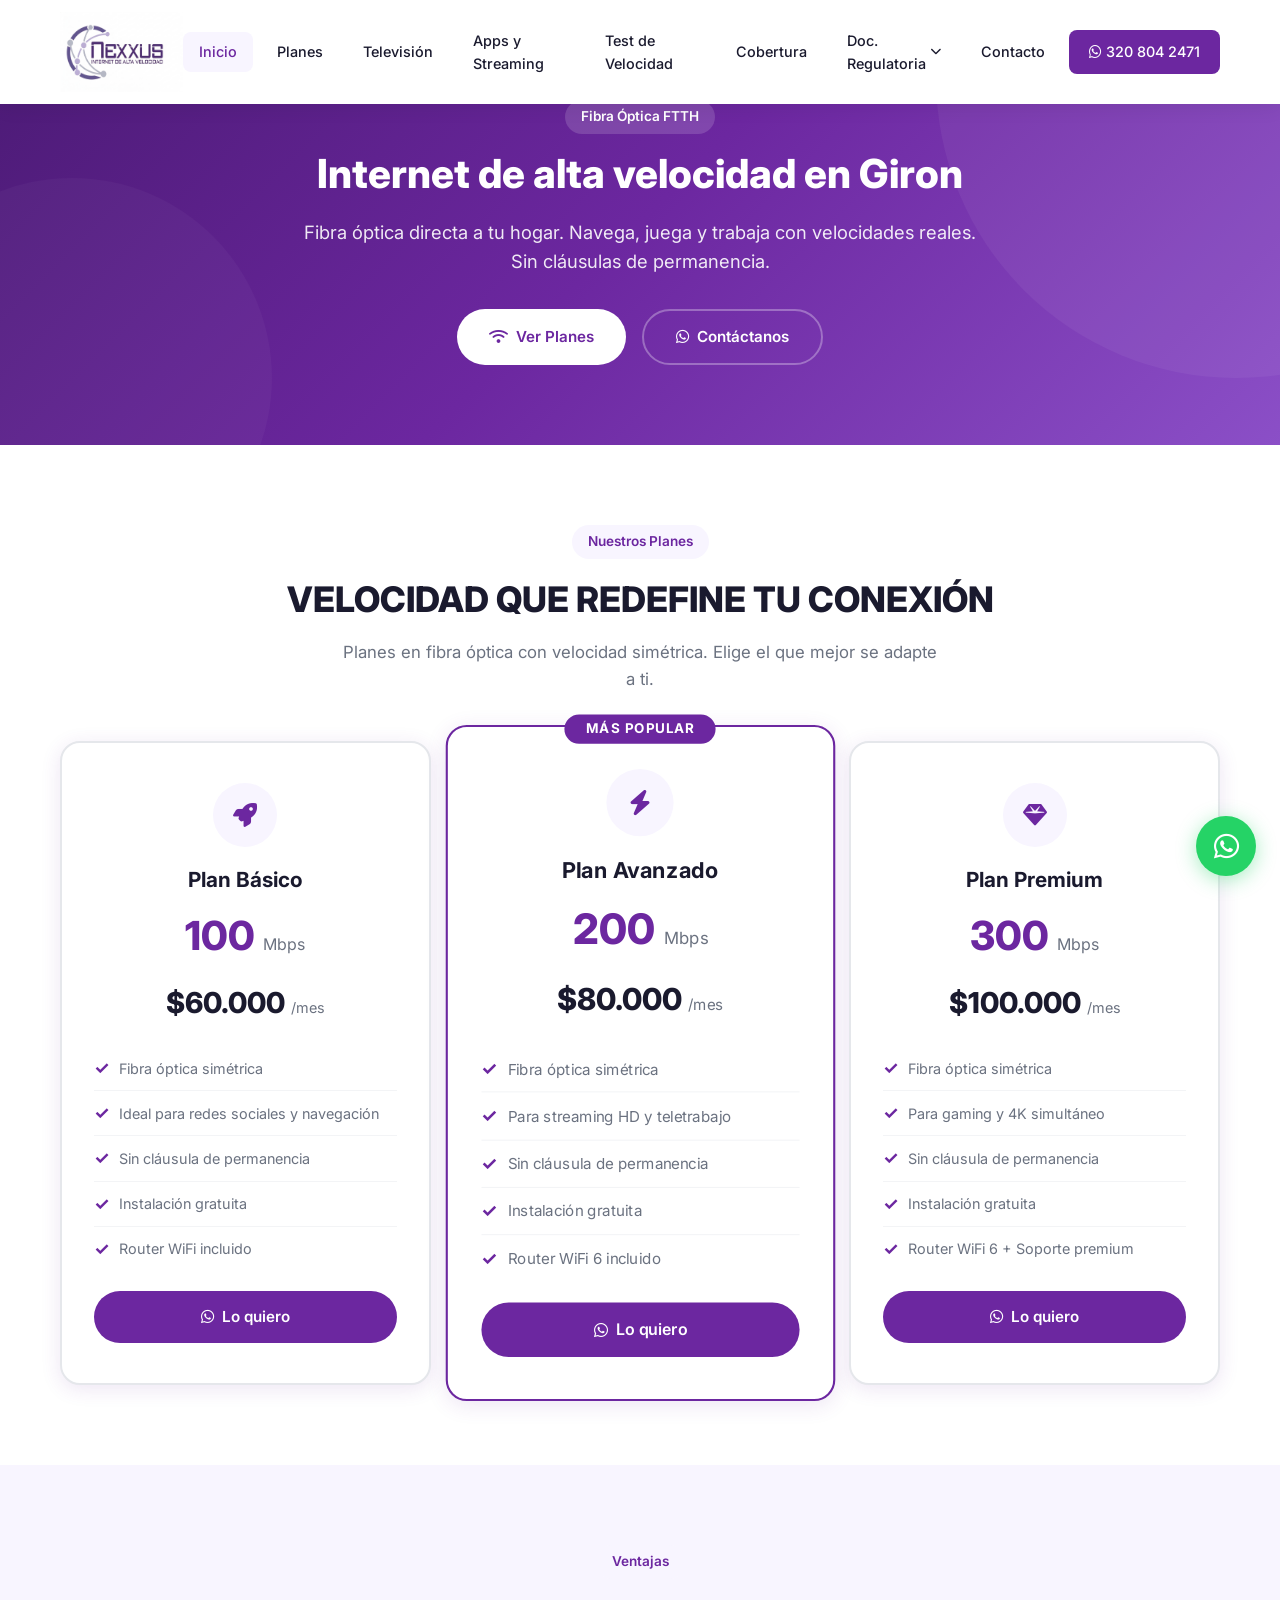
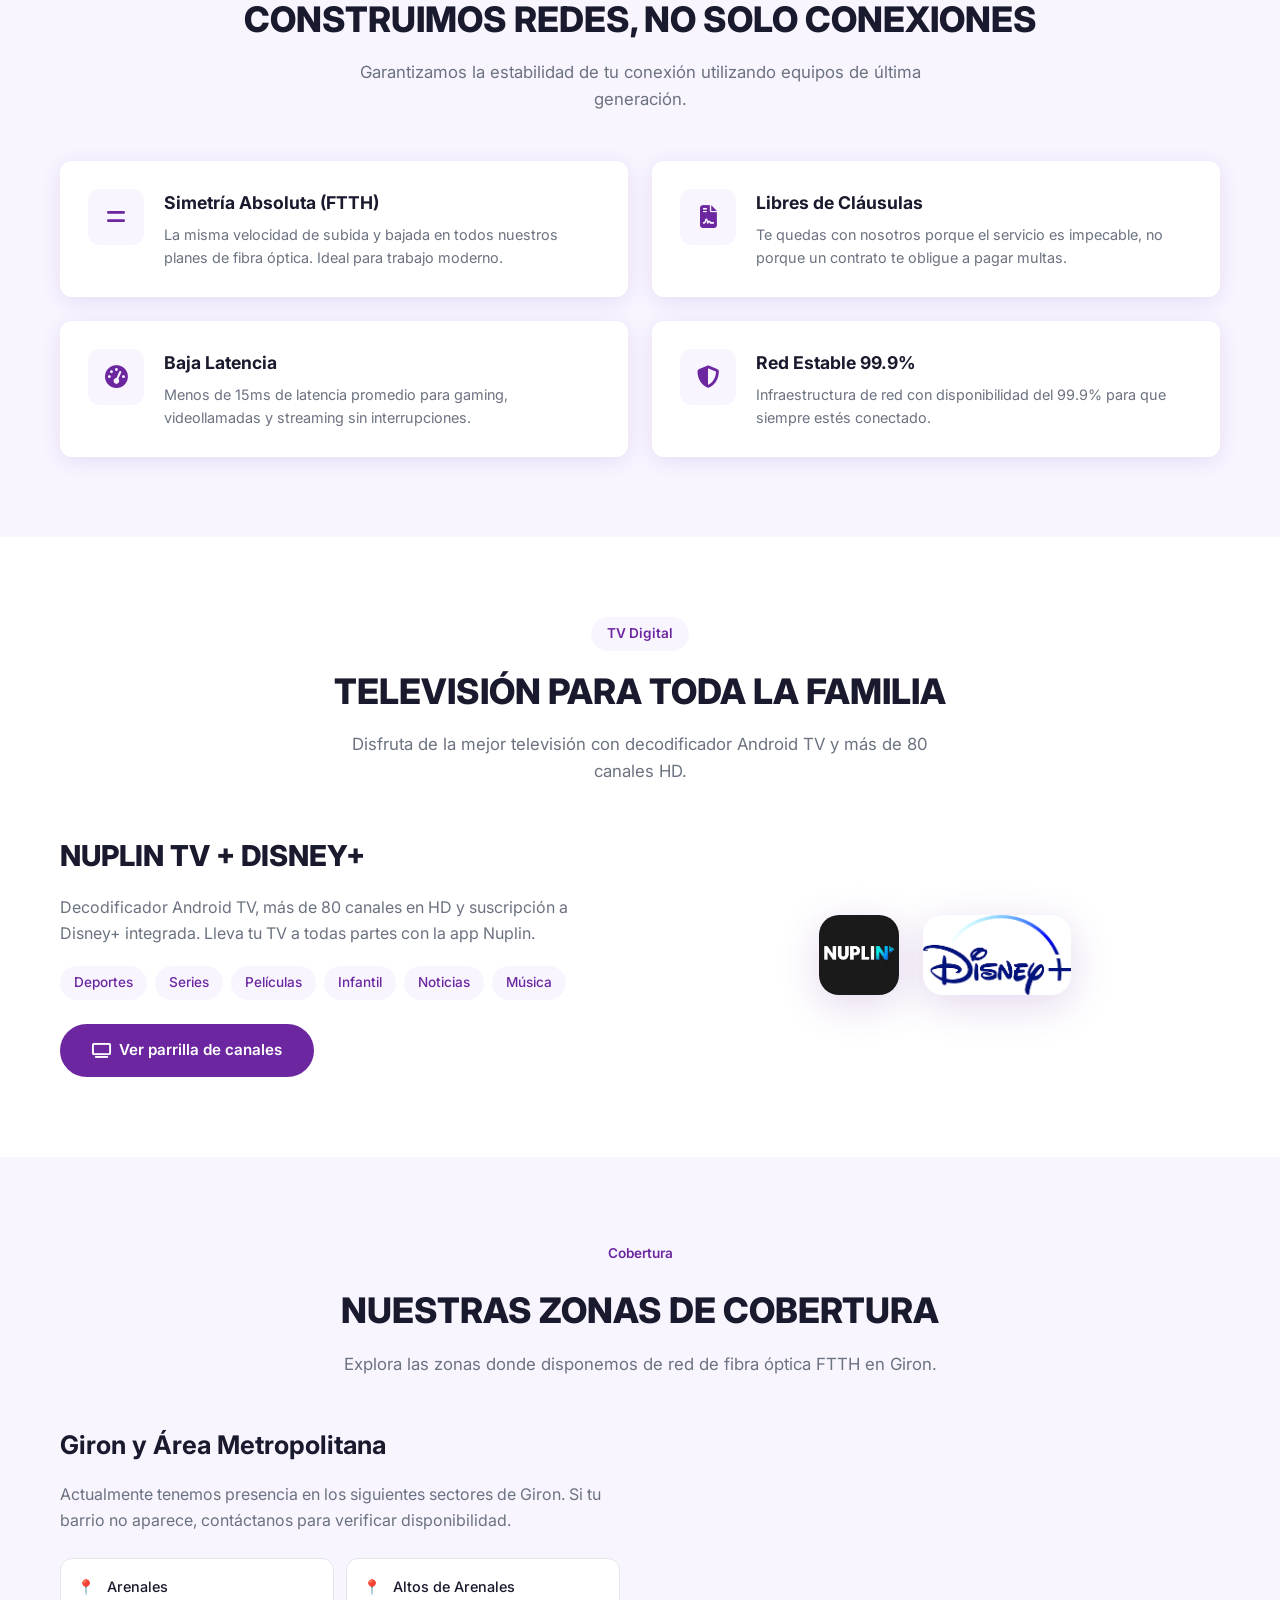
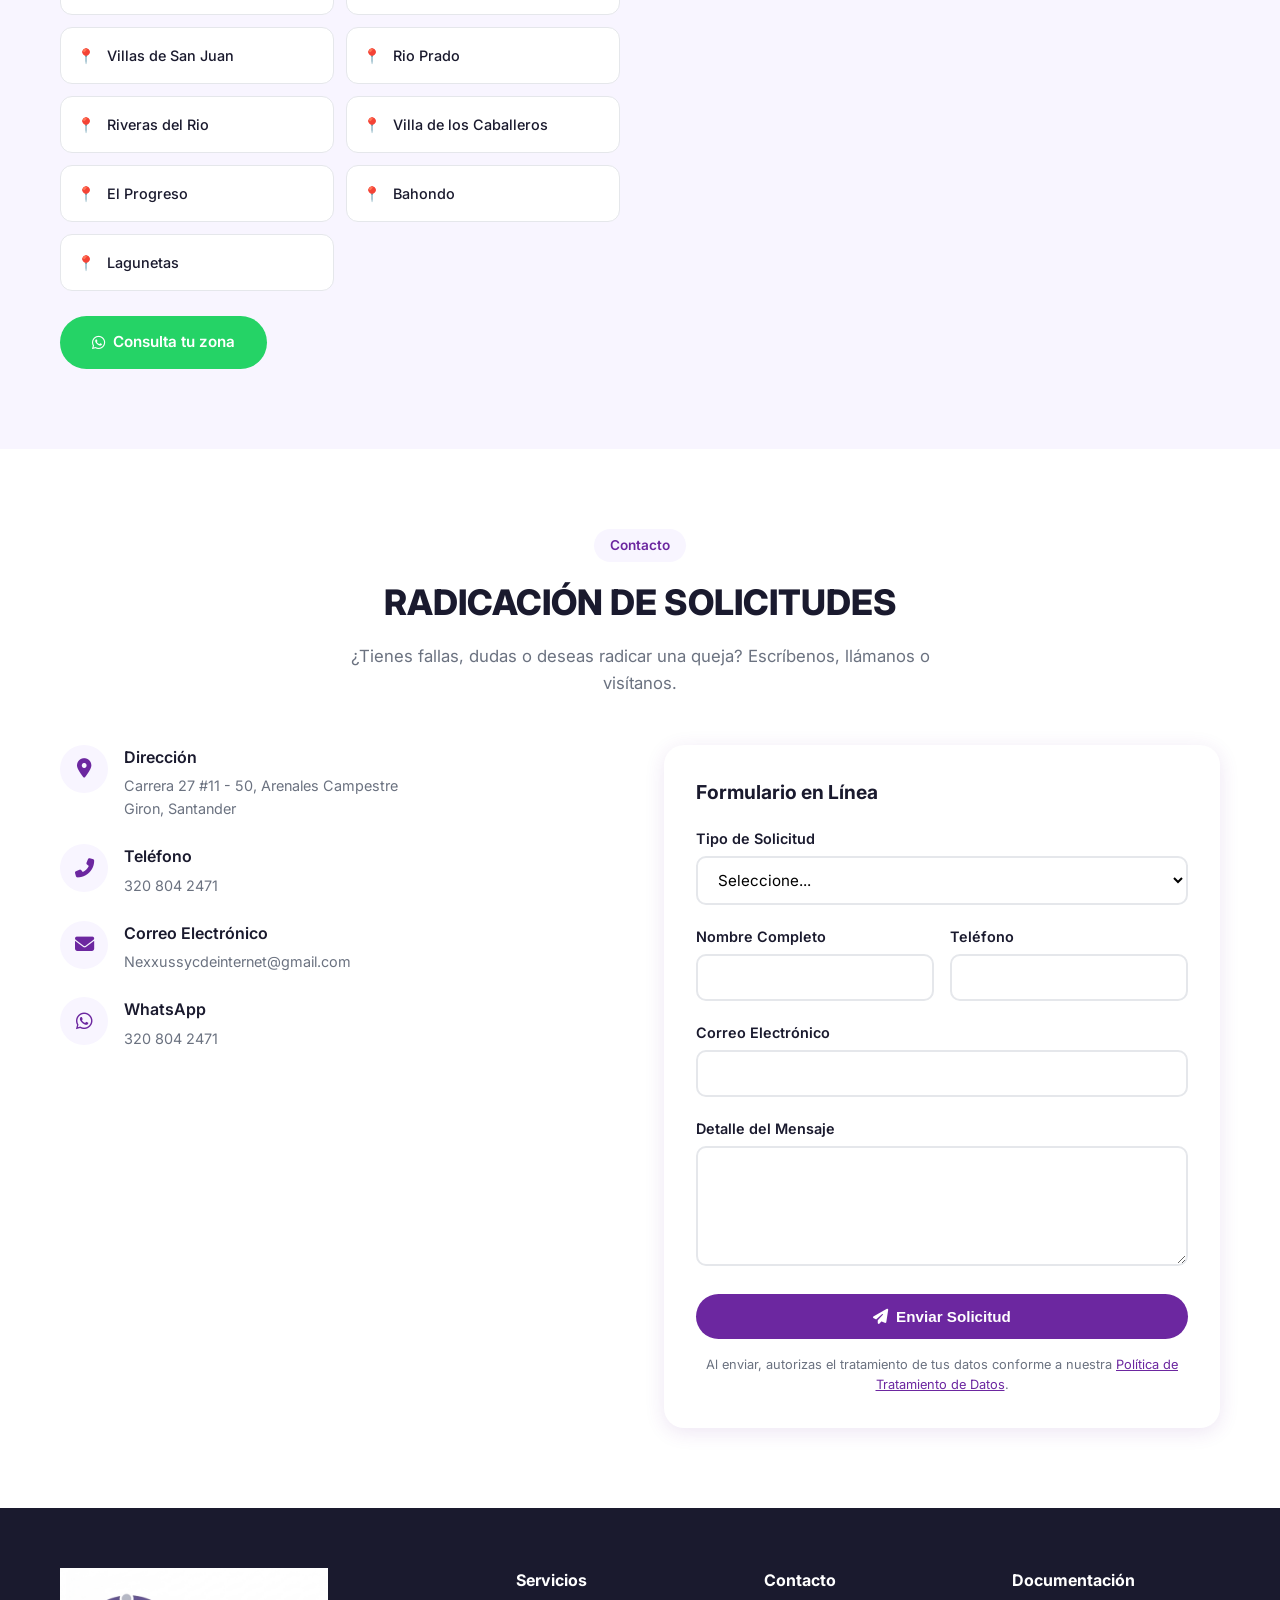
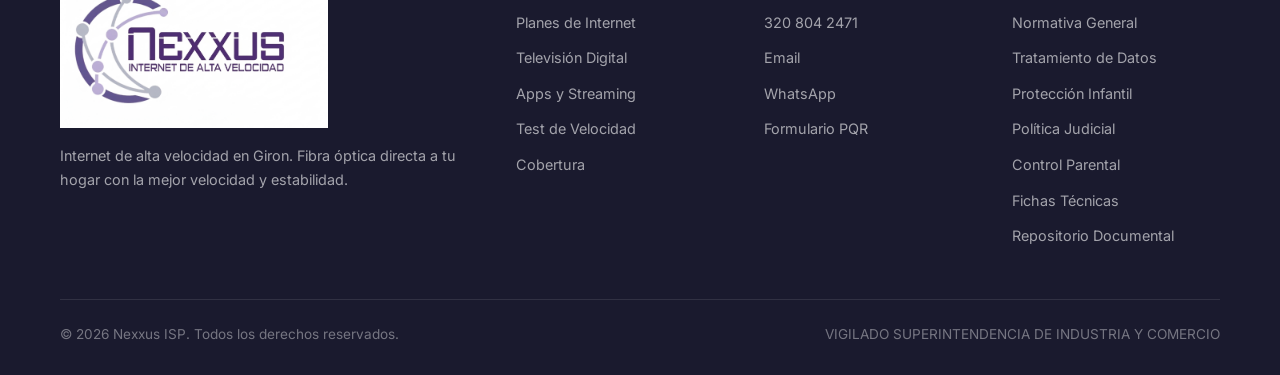
<file: index.html>
<!DOCTYPE html>
<html lang="es">
<head>
    <meta charset="UTF-8">
    <meta name="viewport" content="width=device-width, initial-scale=1.0">
    <title>Nexxus - Internet de Alta Velocidad en Giron</title>
    <meta name="description" content="Internet de fibra óptica en Giron. Planes desde 100 Mbps. Sin permanencia. TV digital con Nuplin.">
    <link rel="stylesheet" href="css/styles.css">
    <link rel="stylesheet" href="https://cdnjs.cloudflare.com/ajax/libs/font-awesome/6.5.0/css/all.min.css">
    <link rel="preconnect" href="https://fonts.googleapis.com">
    <link rel="preconnect" href="https://fonts.gstatic.com" crossorigin>
    <link href="https://fonts.googleapis.com/css2?family=Inter:wght@400;500;600;700;800&display=swap" rel="stylesheet">
</head>
<body>

    <header class="header">
        <div class="header-inner">
            <a href="index.html" class="logo">
                <img src="LOGO NETXUS 1.png" alt="Nexxus">
            </a>
            <button class="menu-toggle" aria-label="Menú">
                <i class="fas fa-bars"></i>
            </button>
            <nav class="nav">
                <a href="index.html" class="active">Inicio</a>
                <a href="index.html#planes">Planes</a>
                <a href="tv.html">Televisión</a>
                <a href="apps.html">Apps y Streaming</a>
                <a href="speedtest.html">Test de Velocidad</a>
                <a href="index.html#cobertura">Cobertura</a>
                <div class="nav-dropdown">
                    <a href="#" class="dropdown-toggle">Doc. Regulatoria <i class="fas fa-chevron-down"></i></a>
                    <div class="dropdown-menu">
                        <a href="normatividad.html">Normativa General</a>
                        <a href="tratamiento-datos.html">Tratamiento de Datos</a>
                        <a href="proteccion-infantil.html">Protección Infantil</a>
                        <a href="politica-judicial.html">Política Judicial</a>
                        <a href="control-parental.html">Control Parental</a>
                        <a href="datasheets.html">Fichas Técnicas</a>
                        <a href="repositorio-documental.html">Repositorio Documental</a>
                    </div>
                </div>
                <a href="contacto.html">Contacto</a>
                <a href="https://wa.me/573208042471" class="btn-nav" target="_blank">
                    <i class="fab fa-whatsapp"></i> 320 804 2471
                </a>
            </nav>
        </div>
    </header>

    <section class="hero">
        <div class="container">
            <div class="hero-text" style="text-align: center;">
                <span style="display: inline-block; background: rgba(255,255,255,0.15); color: #fff; padding: 6px 16px; border-radius: 50px; font-size: 0.85rem; font-weight: 600; margin-bottom: 16px;">Fibra Óptica FTTH</span>
                <h1>Internet de alta velocidad en Giron</h1>
                <p style="font-size: 1.15rem; opacity: 0.9;">Fibra óptica directa a tu hogar. Navega, juega y trabaja con velocidades reales. Sin cláusulas de permanencia.</p>
                <div class="hero-buttons" style="justify-content: center;">
                    <a href="index.html#planes" class="btn btn-primary">
                        <i class="fas fa-wifi"></i> Ver Planes
                    </a>
                    <a href="https://wa.me/573208042471" class="btn btn-outline" target="_blank">
                        <i class="fab fa-whatsapp"></i> Contáctanos
                    </a>
                </div>
            </div>
        </div>
    </section>

    <section class="section" id="planes">
        <div class="container">
            <div class="section-header">
                <span class="badge">Nuestros Planes</span>
                <h2>VELOCIDAD QUE REDEFINE TU CONEXIÓN</h2>
                <p>Planes en fibra óptica con velocidad simétrica. Elige el que mejor se adapte a ti.</p>
            </div>
            <div class="plans-grid">
                <div class="plan-card">
                    <div class="plan-icon"><i class="fas fa-rocket"></i></div>
                    <h3>Plan Básico</h3>
                    <div class="plan-speed">100 <small>Mbps</small></div>
                    <div class="plan-price">$60.000 <small>/mes</small></div>
                    <ul class="plan-features">
                        <li>Fibra óptica simétrica</li>
                        <li>Ideal para redes sociales y navegación</li>
                        <li>Sin cláusula de permanencia</li>
                        <li>Instalación gratuita</li>
                        <li>Router WiFi incluido</li>
                    </ul>
                    <a href="https://wa.me/573208042471?text=Quiero%20el%20plan%20de%20100%20Mbps" class="btn btn-purple" target="_blank">
                        <i class="fab fa-whatsapp"></i> Lo quiero
                    </a>
                </div>

                <div class="plan-card featured">
                    <span class="popular">Más popular</span>
                    <div class="plan-icon"><i class="fas fa-bolt"></i></div>
                    <h3>Plan Avanzado</h3>
                    <div class="plan-speed">200 <small>Mbps</small></div>
                    <div class="plan-price">$80.000 <small>/mes</small></div>
                    <ul class="plan-features">
                        <li>Fibra óptica simétrica</li>
                        <li>Para streaming HD y teletrabajo</li>
                        <li>Sin cláusula de permanencia</li>
                        <li>Instalación gratuita</li>
                        <li>Router WiFi 6 incluido</li>
                    </ul>
                    <a href="https://wa.me/573208042471?text=Quiero%20el%20plan%20de%20200%20Mbps" class="btn btn-purple" target="_blank">
                        <i class="fab fa-whatsapp"></i> Lo quiero
                    </a>
                </div>

                <div class="plan-card">
                    <div class="plan-icon"><i class="fas fa-gem"></i></div>
                    <h3>Plan Premium</h3>
                    <div class="plan-speed">300 <small>Mbps</small></div>
                    <div class="plan-price">$100.000 <small>/mes</small></div>
                    <ul class="plan-features">
                        <li>Fibra óptica simétrica</li>
                        <li>Para gaming y 4K simultáneo</li>
                        <li>Sin cláusula de permanencia</li>
                        <li>Instalación gratuita</li>
                        <li>Router WiFi 6 + Soporte premium</li>
                    </ul>
                    <a href="https://wa.me/573208042471?text=Quiero%20el%20plan%20de%20300%20Mbps" class="btn btn-purple" target="_blank">
                        <i class="fab fa-whatsapp"></i> Lo quiero
                    </a>
                </div>
            </div>
        </div>
    </section>

    <section class="section section-purple">
        <div class="container">
            <div class="section-header">
                <span class="badge">Ventajas</span>
                <h2>CONSTRUIMOS REDES, NO SOLO CONEXIONES</h2>
                <p>Garantizamos la estabilidad de tu conexión utilizando equipos de última generación.</p>
            </div>
            <div class="features-grid">
                <div class="feature-card">
                    <div class="feature-icon"><i class="fas fa-equals"></i></div>
                    <div class="feature-text">
                        <h4>Simetría Absoluta (FTTH)</h4>
                        <p>La misma velocidad de subida y bajada en todos nuestros planes de fibra óptica. Ideal para trabajo moderno.</p>
                    </div>
                </div>
                <div class="feature-card">
                    <div class="feature-icon"><i class="fas fa-file-contract"></i></div>
                    <div class="feature-text">
                        <h4>Libres de Cláusulas</h4>
                        <p>Te quedas con nosotros porque el servicio es impecable, no porque un contrato te obligue a pagar multas.</p>
                    </div>
                </div>
                <div class="feature-card">
                    <div class="feature-icon"><i class="fas fa-tachometer-alt"></i></div>
                    <div class="feature-text">
                        <h4>Baja Latencia</h4>
                        <p>Menos de 15ms de latencia promedio para gaming, videollamadas y streaming sin interrupciones.</p>
                    </div>
                </div>
                <div class="feature-card">
                    <div class="feature-icon"><i class="fas fa-shield-alt"></i></div>
                    <div class="feature-text">
                        <h4>Red Estable 99.9%</h4>
                        <p>Infraestructura de red con disponibilidad del 99.9% para que siempre estés conectado.</p>
                    </div>
                </div>
            </div>
        </div>
    </section>

    <section class="section">
        <div class="container">
            <div class="section-header">
                <span class="badge">TV Digital</span>
                <h2>TELEVISIÓN PARA TODA LA FAMILIA</h2>
                <p>Disfruta de la mejor televisión con decodificador Android TV y más de 80 canales HD.</p>
            </div>
            <div class="tv-preview">
                <div class="tv-info">
                    <h3>NUPLIN TV + DISNEY+</h3>
                    <p>Decodificador Android TV, más de 80 canales en HD y suscripción a Disney+ integrada. Lleva tu TV a todas partes con la app Nuplin.</p>
                    <div class="channels-badge">
                        <span>Deportes</span>
                        <span>Series</span>
                        <span>Películas</span>
                        <span>Infantil</span>
                        <span>Noticias</span>
                        <span>Música</span>
                    </div>
                    <a href="tv.html" class="btn btn-purple">
                        <i class="fas fa-tv"></i> Ver parrilla de canales
                    </a>
                </div>
                <div class="tv-image" style="display: flex; gap: 24px; align-items: center; justify-content: center; flex-wrap: wrap;">
                    <img src="LOGO NUPLIN.png" alt="Nuplin" style="height: 80px; width: auto;">
                    <img src="LOGO DISNEY.png" alt="Disney+" style="height: 80px; width: auto;">
                </div>
            </div>
        </div>
    </section>

    <section class="section section-purple" id="cobertura">
        <div class="container">
            <div class="section-header">
                <span class="badge">Cobertura</span>
                <h2>NUESTRAS ZONAS DE COBERTURA</h2>
                <p>Explora las zonas donde disponemos de red de fibra óptica FTTH en Giron.</p>
            </div>
            <div class="coverage-grid">
                <div class="coverage-info">
                    <h3>Giron y Área Metropolitana</h3>
                    <p>Actualmente tenemos presencia en los siguientes sectores de Giron. Si tu barrio no aparece, contáctanos para verificar disponibilidad.</p>
                    <div class="coverage-zones">
                        <div class="coverage-zone">Arenales</div>
                        <div class="coverage-zone">Altos de Arenales</div>
                        <div class="coverage-zone">Villas de San Juan</div>
                        <div class="coverage-zone">Rio Prado</div>
                        <div class="coverage-zone">Riveras del Rio</div>
                        <div class="coverage-zone">Villa de los Caballeros</div>
                        <div class="coverage-zone">El Progreso</div>
                        <div class="coverage-zone">Bahondo</div>
                        <div class="coverage-zone">Lagunetas</div>
                    </div>
                    <br>
                    <a href="https://wa.me/573208042471" class="btn btn-whatsapp" target="_blank">
                        <i class="fab fa-whatsapp"></i> Consulta tu zona
                    </a>
                </div>
                <div class="coverage-map" style="padding: 0; border: none; background: none; overflow: hidden;">
                    <iframe src="https://www.google.com/maps/d/u/0/embed?mid=1GakNvlMV-H9dabhymvbbylcEnjC-25c&ehbc=2E312F&noprof=1" width="100%" height="480" style="border:0; border-radius: var(--radius-lg);" allowfullscreen="" loading="lazy" referrerpolicy="no-referrer-when-downgrade"></iframe>
                </div>
            </div>
        </div>
    </section>

    <section class="section" id="contacto">
        <div class="container">
            <div class="section-header">
                <span class="badge">Contacto</span>
                <h2>RADICACIÓN DE SOLICITUDES</h2>
                <p>¿Tienes fallas, dudas o deseas radicar una queja? Escríbenos, llámanos o visítanos.</p>
            </div>
            <div class="contact-grid">
                <div class="contact-info">
                    <div class="contact-item">
                        <div class="contact-icon"><i class="fas fa-map-marker-alt"></i></div>
                        <div>
                            <h4>Dirección</h4>
                            <p>Carrera 27 #11 - 50, Arenales Campestre<br>Giron, Santander</p>
                        </div>
                    </div>
                    <div class="contact-item">
                        <div class="contact-icon"><i class="fas fa-phone-alt"></i></div>
                        <div>
                            <h4>Teléfono</h4>
                            <p><a href="tel:3208042471">320 804 2471</a></p>
                        </div>
                    </div>
                    <div class="contact-item">
                        <div class="contact-icon"><i class="fas fa-envelope"></i></div>
                        <div>
                            <h4>Correo Electrónico</h4>
                            <p><a href="mailto:Nexxussycdeinternet@gmail.com">Nexxussycdeinternet@gmail.com</a></p>
                        </div>
                    </div>
                    <div class="contact-item">
                        <div class="contact-icon"><i class="fab fa-whatsapp"></i></div>
                        <div>
                            <h4>WhatsApp</h4>
                            <p><a href="https://wa.me/573208042471" target="_blank">320 804 2471</a></p>
                        </div>
                    </div>
                </div>
                <div class="pqr-form">
                    <h3 style="margin-bottom: 20px; font-size: 1.2rem;">Formulario en Línea</h3>
                    <form action="https://formsubmit.co/Nexxussycdeinternet@gmail.com" method="POST">
                        <input type="hidden" name="_captcha" value="false">
                        <input type="hidden" name="_next" value="https://wa.me/573208042471">
                        <div class="form-group">
                            <label>Tipo de Solicitud</label>
                            <select required>
                                <option value="">Seleccione...</option>
                                <option>Información / Ventas</option>
                                <option>Soporte Técnico (Falla de Red)</option>
                                <option>Petición</option>
                                <option>Queja o Reclamo (PQR)</option>
                            </select>
                        </div>
                        <div class="form-row">
                            <div class="form-group">
                                <label>Nombre Completo</label>
                                <input type="text" required>
                            </div>
                            <div class="form-group">
                                <label>Teléfono</label>
                                <input type="tel" required>
                            </div>
                        </div>
                        <div class="form-group">
                            <label>Correo Electrónico</label>
                            <input type="email" required>
                        </div>
                        <div class="form-group">
                            <label>Detalle del Mensaje</label>
                            <textarea required></textarea>
                        </div>
                        <button type="submit" class="btn btn-purple" style="width: 100%; justify-content: center;">
                            <i class="fas fa-paper-plane"></i> Enviar Solicitud
                        </button>
                        <p style="font-size: 0.8rem; color: var(--gray); margin-top: 16px; text-align: center;">
                            Al enviar, autorizas el tratamiento de tus datos conforme a nuestra
                            <a href="tratamiento-datos.html" style="color: var(--primary); text-decoration: underline;">Política de Tratamiento de Datos</a>.
                        </p>
                    </form>
                </div>
            </div>
        </div>
    </section>

    <footer class="footer">
        <div class="container">
            <div class="footer-grid">
                <div class="footer-brand">
                    <a href="index.html" class="logo">
                        <img src="LOGO NETXUS 1.png" alt="Nexxus" style="height: 160px;">
                    </a>
                    <p>Internet de alta velocidad en Giron. Fibra óptica directa a tu hogar con la mejor velocidad y estabilidad.</p>
                </div>
                <div>
                    <h4>Servicios</h4>
                    <ul class="footer-links">
                        <li><a href="index.html#planes">Planes de Internet</a></li>
                        <li><a href="tv.html">Televisión Digital</a></li>
                        <li><a href="apps.html">Apps y Streaming</a></li>
                        <li><a href="speedtest.html">Test de Velocidad</a></li>
                        <li><a href="index.html#cobertura">Cobertura</a></li>
                    </ul>
                </div>
                <div>
                    <h4>Contacto</h4>
                    <ul class="footer-links">
                        <li><a href="tel:3208042471">320 804 2471</a></li>
                        <li><a href="mailto:Nexxussycdeinternet@gmail.com">Email</a></li>
                        <li><a href="https://wa.me/573208042471">WhatsApp</a></li>
                        <li><a href="contacto.html">Formulario PQR</a></li>
                    </ul>
                </div>
                <div>
                    <h4>Documentación</h4>
                    <ul class="footer-links">
                        <li><a href="normatividad.html">Normativa General</a></li>
                        <li><a href="tratamiento-datos.html">Tratamiento de Datos</a></li>
                        <li><a href="proteccion-infantil.html">Protección Infantil</a></li>
                        <li><a href="politica-judicial.html">Política Judicial</a></li>
                        <li><a href="control-parental.html">Control Parental</a></li>
                        <li><a href="datasheets.html">Fichas Técnicas</a></li>
                        <li><a href="repositorio-documental.html">Repositorio Documental</a></li>
                    </ul>
                </div>
            </div>
            <div class="footer-bottom">
                <p>&copy; 2026 Nexxus ISP. Todos los derechos reservados.</p>
                <p>VIGILADO SUPERINTENDENCIA DE INDUSTRIA Y COMERCIO</p>
            </div>
        </div>
    </footer>

    <a href="https://wa.me/573208042471" class="whatsapp-float" target="_blank" aria-label="WhatsApp">
        <i class="fab fa-whatsapp"></i>
    </a>

    <script src="js/script.js"></script>
</body>
</html>
</file>
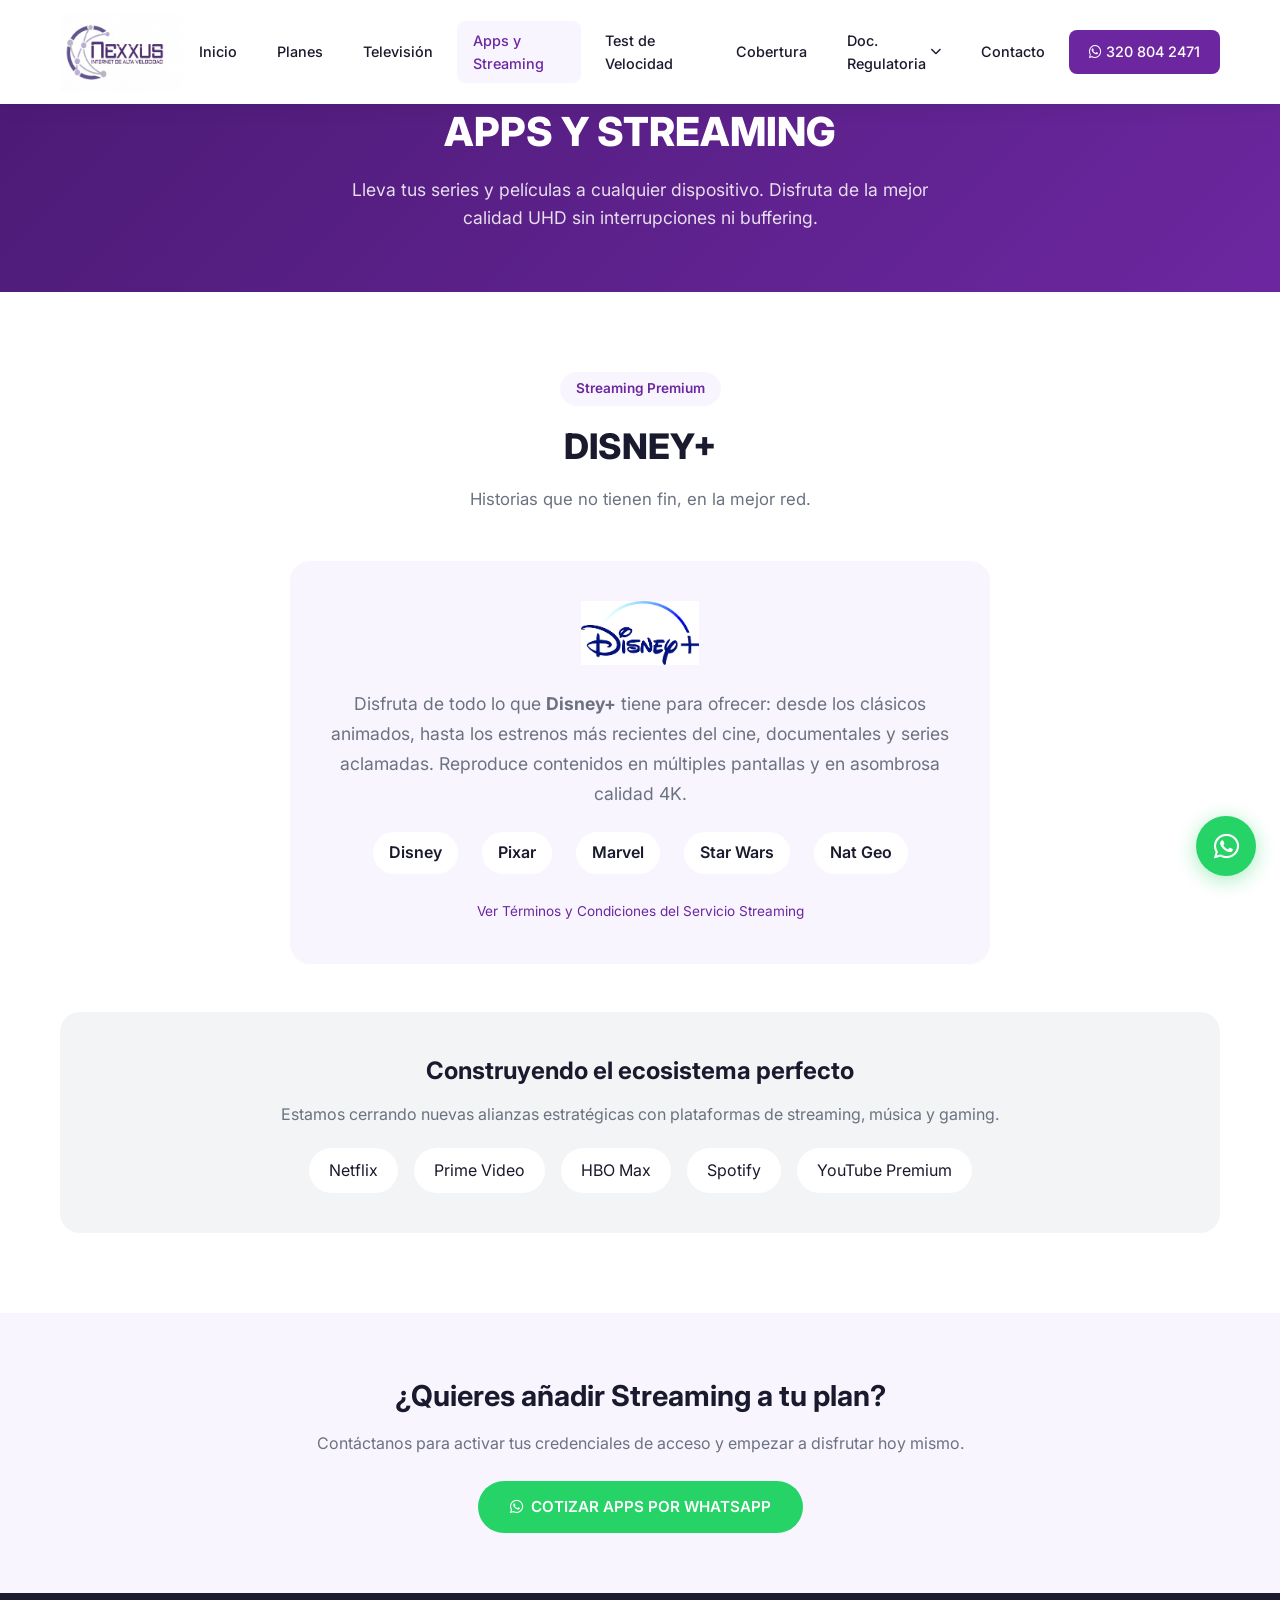
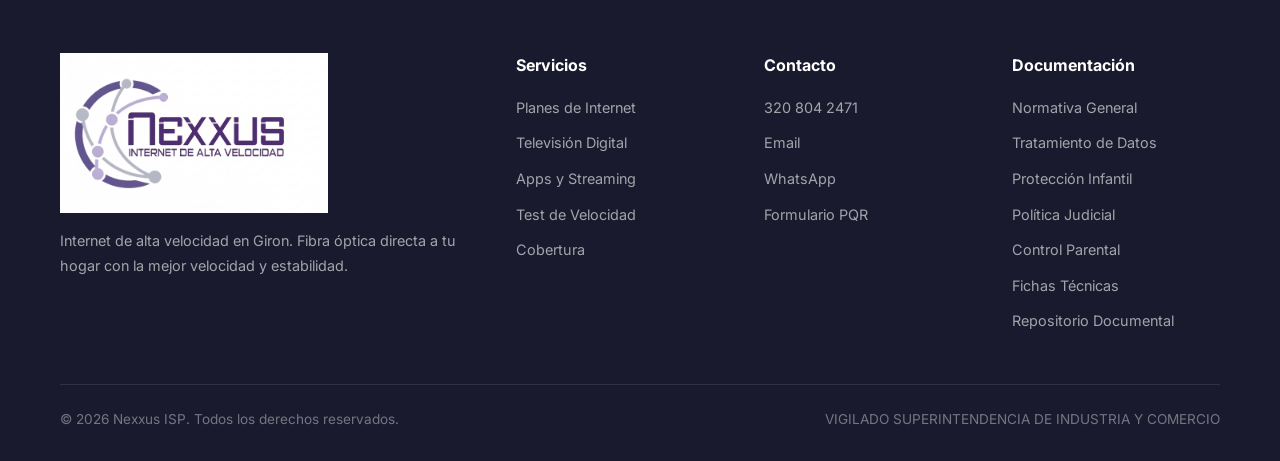
<file: apps.html>
<!DOCTYPE html>
<html lang="es">
<head>
    <meta charset="UTF-8">
    <meta name="viewport" content="width=device-width, initial-scale=1.0">
    <title>Apps y Streaming - Nexxus</title>
    <meta name="description" content="Apps de streaming con Nexxus Internet. Disfruta de Disney+, Nuplin TV y más con la mejor velocidad.">
    <link rel="stylesheet" href="css/styles.css">
    <link rel="stylesheet" href="https://cdnjs.cloudflare.com/ajax/libs/font-awesome/6.5.0/css/all.min.css">
    <link rel="preconnect" href="https://fonts.googleapis.com">
    <link rel="preconnect" href="https://fonts.gstatic.com" crossorigin>
    <link href="https://fonts.googleapis.com/css2?family=Inter:wght@400;500;600;700;800&display=swap" rel="stylesheet">
</head>
<body>

    <header class="header">
        <div class="header-inner">
            <a href="index.html" class="logo">
                <img src="LOGO NETXUS 1.png" alt="Nexxus">
            </a>
            <button class="menu-toggle" aria-label="Menú">
                <i class="fas fa-bars"></i>
            </button>
            <nav class="nav">
                <a href="index.html">Inicio</a>
                <a href="index.html#planes">Planes</a>
                <a href="tv.html">Televisión</a>
                <a href="apps.html" class="active">Apps y Streaming</a>
                <a href="speedtest.html">Test de Velocidad</a>
                <a href="index.html#cobertura">Cobertura</a>
                <div class="nav-dropdown">
                    <a href="#" class="dropdown-toggle">Doc. Regulatoria <i class="fas fa-chevron-down"></i></a>
                    <div class="dropdown-menu">
                        <a href="normatividad.html">Normativa General</a>
                        <a href="tratamiento-datos.html">Tratamiento de Datos</a>
                        <a href="proteccion-infantil.html">Protección Infantil</a>
                        <a href="politica-judicial.html">Política Judicial</a>
                        <a href="control-parental.html">Control Parental</a>
                        <a href="datasheets.html">Fichas Técnicas</a>
                        <a href="repositorio-documental.html">Repositorio Documental</a>
                    </div>
                </div>
                <a href="contacto.html">Contacto</a>
                <a href="https://wa.me/573208042471" class="btn-nav" target="_blank">
                    <i class="fab fa-whatsapp"></i> 320 804 2471
                </a>
            </nav>
        </div>
    </header>

    <section class="page-header">
        <div class="container">
            <h1>APPS Y STREAMING</h1>
            <p>Lleva tus series y películas a cualquier dispositivo. Disfruta de la mejor calidad UHD sin interrupciones ni buffering.</p>
        </div>
    </section>

    <section class="section">
        <div class="container">
            <div class="section-header">
                <span class="badge">Streaming Premium</span>
                <h2>DISNEY+</h2>
                <p>Historias que no tienen fin, en la mejor red.</p>
            </div>

            <div style="text-align: center; max-width: 700px; margin: 0 auto 48px; background: var(--primary-bg); border-radius: var(--radius-lg); padding: 40px;">
                <div style="margin-bottom: 16px;">
                    <img src="LOGO DISNEY.png" alt="Disney+" style="height: 64px; width: auto;">
                </div>
                <p style="font-size: 1.1rem; color: var(--gray); line-height: 1.7; margin-bottom: 24px;">
                    Disfruta de todo lo que <strong>Disney+</strong> tiene para ofrecer: desde los clásicos animados, hasta los estrenos más recientes del cine, documentales y series aclamadas. Reproduce contenidos en múltiples pantallas y en asombrosa calidad 4K.
                </p>
                <div style="display: flex; justify-content: center; gap: 24px; flex-wrap: wrap; margin-bottom: 24px;">
                    <span style="background: var(--white); padding: 8px 16px; border-radius: 50px; font-weight: 600;">Disney</span>
                    <span style="background: var(--white); padding: 8px 16px; border-radius: 50px; font-weight: 600;">Pixar</span>
                    <span style="background: var(--white); padding: 8px 16px; border-radius: 50px; font-weight: 600;">Marvel</span>
                    <span style="background: var(--white); padding: 8px 16px; border-radius: 50px; font-weight: 600;">Star Wars</span>
                    <span style="background: var(--white); padding: 8px 16px; border-radius: 50px; font-weight: 600;">Nat Geo</span>
                </div>
                <p style="margin-top: 8px;">
                    <a href="https://www.disneyplus.com/es-419/legal/subscriber-agreement" target="_blank" rel="noopener" style="color: var(--primary); font-size: 0.85rem;">Ver Términos y Condiciones del Servicio Streaming</a>
                </p>
            </div>

            <div style="text-align: center; padding: 40px; background: var(--gray-light); border-radius: var(--radius-lg);">
                <h3 style="font-size: 1.5rem; margin-bottom: 12px;">Construyendo el ecosistema perfecto</h3>
                <p style="color: var(--gray); margin-bottom: 20px;">Estamos cerrando nuevas alianzas estratégicas con plataformas de streaming, música y gaming.</p>
                <div style="display: flex; gap: 16px; justify-content: center; flex-wrap: wrap;">
                    <span style="background: var(--white); padding: 10px 20px; border-radius: 50px;">Netflix</span>
                    <span style="background: var(--white); padding: 10px 20px; border-radius: 50px;">Prime Video</span>
                    <span style="background: var(--white); padding: 10px 20px; border-radius: 50px;">HBO Max</span>
                    <span style="background: var(--white); padding: 10px 20px; border-radius: 50px;">Spotify</span>
                    <span style="background: var(--white); padding: 10px 20px; border-radius: 50px;">YouTube Premium</span>
                </div>
            </div>
        </div>
    </section>

    <section class="section section-purple" style="padding: 60px 0;">
        <div class="container" style="text-align: center;">
            <h2 style="font-size: 1.8rem; margin-bottom: 12px;">¿Quieres añadir Streaming a tu plan?</h2>
            <p style="color: var(--gray); margin-bottom: 24px;">Contáctanos para activar tus credenciales de acceso y empezar a disfrutar hoy mismo.</p>
            <a href="https://wa.me/573208042471?text=Quiero%20informacion%20de%20Apps%20y%20Streaming" class="btn btn-whatsapp" target="_blank">
                <i class="fab fa-whatsapp"></i> COTIZAR APPS POR WHATSAPP
            </a>
        </div>
    </section>

    <footer class="footer">
        <div class="container">
            <div class="footer-grid">
                <div class="footer-brand">
                    <a href="index.html" class="logo">
                        <img src="LOGO NETXUS 1.png" alt="Nexxus" style="height: 160px;">
                    </a>
                    <p>Internet de alta velocidad en Giron. Fibra óptica directa a tu hogar con la mejor velocidad y estabilidad.</p>
                </div>
                <div>
                    <h4>Servicios</h4>
                    <ul class="footer-links">
                        <li><a href="index.html#planes">Planes de Internet</a></li>
                        <li><a href="tv.html">Televisión Digital</a></li>
                        <li><a href="apps.html">Apps y Streaming</a></li>
                        <li><a href="speedtest.html">Test de Velocidad</a></li>
                        <li><a href="index.html#cobertura">Cobertura</a></li>
                    </ul>
                </div>
                <div>
                    <h4>Contacto</h4>
                    <ul class="footer-links">
                        <li><a href="tel:3208042471">320 804 2471</a></li>
                        <li><a href="mailto:Nexxussycdeinternet@gmail.com">Email</a></li>
                        <li><a href="https://wa.me/573208042471">WhatsApp</a></li>
                        <li><a href="contacto.html">Formulario PQR</a></li>
                    </ul>
                </div>
                <div>
                    <h4>Documentación</h4>
                    <ul class="footer-links">
                        <li><a href="normatividad.html">Normativa General</a></li>
                        <li><a href="tratamiento-datos.html">Tratamiento de Datos</a></li>
                        <li><a href="proteccion-infantil.html">Protección Infantil</a></li>
                        <li><a href="politica-judicial.html">Política Judicial</a></li>
                        <li><a href="control-parental.html">Control Parental</a></li>
                        <li><a href="datasheets.html">Fichas Técnicas</a></li>
                        <li><a href="repositorio-documental.html">Repositorio Documental</a></li>
                    </ul>
                </div>
            </div>
            <div class="footer-bottom">
                <p>&copy; 2026 Nexxus ISP. Todos los derechos reservados.</p>
                <p>VIGILADO SUPERINTENDENCIA DE INDUSTRIA Y COMERCIO</p>
            </div>
        </div>
    </footer>

    <a href="https://wa.me/573208042471" class="whatsapp-float" target="_blank" aria-label="WhatsApp">
        <i class="fab fa-whatsapp"></i>
    </a>

    <script src="js/script.js"></script>
</body>
</html>
</file>
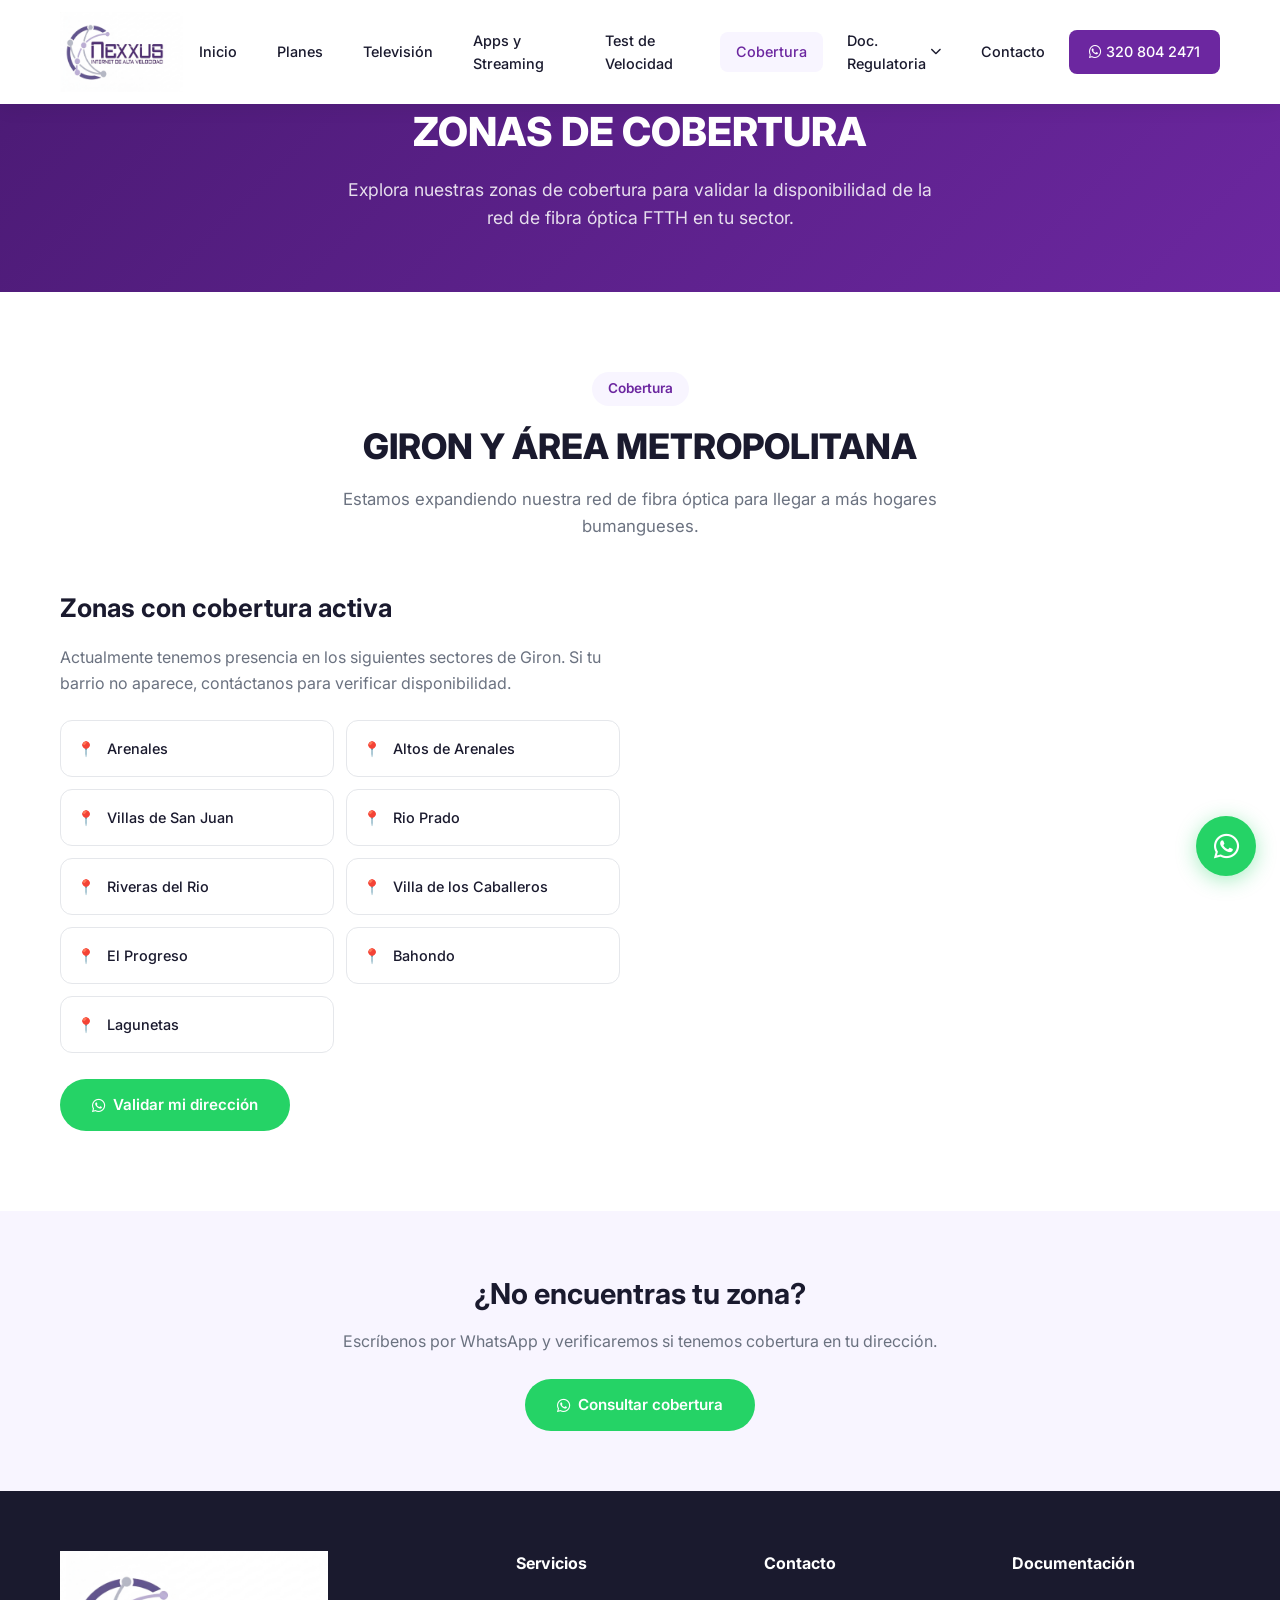
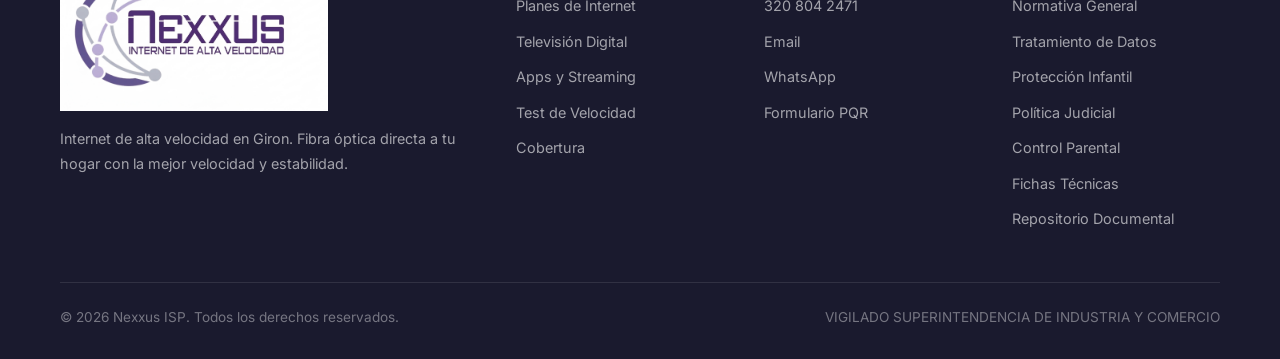
<file: cobertura.html>
<!DOCTYPE html>
<html lang="es">
<head>
    <meta charset="UTF-8">
    <meta name="viewport" content="width=device-width, initial-scale=1.0">
    <title>Cobertura - Nexxus Internet Giron</title>
    <meta name="description" content="Zonas de cobertura de Nexxus Internet en Giron y área metropolitana. Fibra óptica FTTH.">
    <link rel="stylesheet" href="css/styles.css">
    <link rel="stylesheet" href="https://cdnjs.cloudflare.com/ajax/libs/font-awesome/6.5.0/css/all.min.css">
    <link rel="preconnect" href="https://fonts.googleapis.com">
    <link rel="preconnect" href="https://fonts.gstatic.com" crossorigin>
    <link href="https://fonts.googleapis.com/css2?family=Inter:wght@400;500;600;700;800&display=swap" rel="stylesheet">
</head>
<body>

    <header class="header">
        <div class="header-inner">
            <a href="index.html" class="logo">
                <img src="LOGO NETXUS 1.png" alt="Nexxus">
            </a>
            <button class="menu-toggle" aria-label="Menú">
                <i class="fas fa-bars"></i>
            </button>
            <nav class="nav">
                <a href="index.html">Inicio</a>
                <a href="index.html#planes">Planes</a>
                <a href="tv.html">Televisión</a>
                <a href="apps.html">Apps y Streaming</a>
                <a href="speedtest.html">Test de Velocidad</a>
                <a href="cobertura.html" class="active">Cobertura</a>
                <div class="nav-dropdown">
                    <a href="#" class="dropdown-toggle">Doc. Regulatoria <i class="fas fa-chevron-down"></i></a>
                    <div class="dropdown-menu">
                        <a href="normatividad.html">Normativa General</a>
                        <a href="tratamiento-datos.html">Tratamiento de Datos</a>
                        <a href="proteccion-infantil.html">Protección Infantil</a>
                        <a href="politica-judicial.html">Política Judicial</a>
                        <a href="control-parental.html">Control Parental</a>
                        <a href="datasheets.html">Fichas Técnicas</a>
                        <a href="repositorio-documental.html">Repositorio Documental</a>
                    </div>
                </div>
                <a href="contacto.html">Contacto</a>
                <a href="https://wa.me/573208042471" class="btn-nav" target="_blank">
                    <i class="fab fa-whatsapp"></i> 320 804 2471
                </a>
            </nav>
        </div>
    </header>

    <section class="page-header">
        <div class="container">
            <h1>ZONAS DE COBERTURA</h1>
            <p>Explora nuestras zonas de cobertura para validar la disponibilidad de la red de fibra óptica FTTH en tu sector.</p>
        </div>
    </section>

    <section class="section">
        <div class="container">
            <div class="section-header">
                <span class="badge">Cobertura</span>
                <h2>GIRON Y ÁREA METROPOLITANA</h2>
                <p>Estamos expandiendo nuestra red de fibra óptica para llegar a más hogares bumangueses.</p>
            </div>

            <div class="coverage-grid" style="grid-template-columns: 1fr 1fr;">
                <div class="coverage-info">
                    <h3>Zonas con cobertura activa</h3>
                    <p>Actualmente tenemos presencia en los siguientes sectores de Giron. Si tu barrio no aparece, contáctanos para verificar disponibilidad.</p>
                    <div class="coverage-zones">
                        <div class="coverage-zone">Arenales</div>
                        <div class="coverage-zone">Altos de Arenales</div>
                        <div class="coverage-zone">Villas de San Juan</div>
                        <div class="coverage-zone">Rio Prado</div>
                        <div class="coverage-zone">Riveras del Rio</div>
                        <div class="coverage-zone">Villa de los Caballeros</div>
                        <div class="coverage-zone">El Progreso</div>
                        <div class="coverage-zone">Bahondo</div>
                        <div class="coverage-zone">Lagunetas</div>
                    </div>
                    <br>
                    <a href="https://wa.me/573208042471" class="btn btn-whatsapp" target="_blank">
                        <i class="fab fa-whatsapp"></i> Validar mi dirección
                    </a>
                </div>
                <div class="coverage-map" style="padding: 0; border: none; background: none; overflow: hidden;">
                    <iframe src="https://www.google.com/maps/d/u/0/embed?mid=1GakNvlMV-H9dabhymvbbylcEnjC-25c&ehbc=2E312F&noprof=1" width="100%" height="480" style="border:0; border-radius: var(--radius-lg);" allowfullscreen="" loading="lazy" referrerpolicy="no-referrer-when-downgrade"></iframe>
                </div>
            </div>
        </div>
    </section>

    <section class="section section-purple" style="padding: 60px 0;">
        <div class="container" style="text-align: center;">
            <h2 style="font-size: 1.8rem; margin-bottom: 12px;">¿No encuentras tu zona?</h2>
            <p style="color: var(--gray); margin-bottom: 24px;">Escríbenos por WhatsApp y verificaremos si tenemos cobertura en tu dirección.</p>
            <a href="https://wa.me/573208042471?text=Quiero%20validar%20cobertura%20en%20mi%20direccion" class="btn btn-whatsapp" target="_blank">
                <i class="fab fa-whatsapp"></i> Consultar cobertura
            </a>
        </div>
    </section>

    <footer class="footer">
        <div class="container">
            <div class="footer-grid">
                <div class="footer-brand">
                    <a href="index.html" class="logo">
                        <img src="LOGO NETXUS 1.png" alt="Nexxus" style="height: 160px;">
                    </a>
                    <p>Internet de alta velocidad en Giron. Fibra óptica directa a tu hogar con la mejor velocidad y estabilidad.</p>
                </div>
                <div>
                    <h4>Servicios</h4>
                    <ul class="footer-links">
                        <li><a href="index.html#planes">Planes de Internet</a></li>
                        <li><a href="tv.html">Televisión Digital</a></li>
                        <li><a href="apps.html">Apps y Streaming</a></li>
                        <li><a href="speedtest.html">Test de Velocidad</a></li>
                        <li><a href="cobertura.html">Cobertura</a></li>
                    </ul>
                </div>
                <div>
                    <h4>Contacto</h4>
                    <ul class="footer-links">
                        <li><a href="tel:3208042471">320 804 2471</a></li>
                        <li><a href="mailto:Nexxussycdeinternet@gmail.com">Email</a></li>
                        <li><a href="https://wa.me/573208042471">WhatsApp</a></li>
                        <li><a href="contacto.html">Formulario PQR</a></li>
                    </ul>
                </div>
                <div>
                    <h4>Documentación</h4>
                    <ul class="footer-links">
                        <li><a href="normatividad.html">Normativa General</a></li>
                        <li><a href="tratamiento-datos.html">Tratamiento de Datos</a></li>
                        <li><a href="proteccion-infantil.html">Protección Infantil</a></li>
                        <li><a href="politica-judicial.html">Política Judicial</a></li>
                        <li><a href="control-parental.html">Control Parental</a></li>
                        <li><a href="datasheets.html">Fichas Técnicas</a></li>
                        <li><a href="repositorio-documental.html">Repositorio Documental</a></li>
                    </ul>
                </div>
            </div>
            <div class="footer-bottom">
                <p>&copy; 2026 Nexxus ISP. Todos los derechos reservados.</p>
                <p>VIGILADO SUPERINTENDENCIA DE INDUSTRIA Y COMERCIO</p>
            </div>
        </div>
    </footer>

    <a href="https://wa.me/573208042471" class="whatsapp-float" target="_blank" aria-label="WhatsApp">
        <i class="fab fa-whatsapp"></i>
    </a>

    <script src="js/script.js"></script>
</body>
</html>
</file>
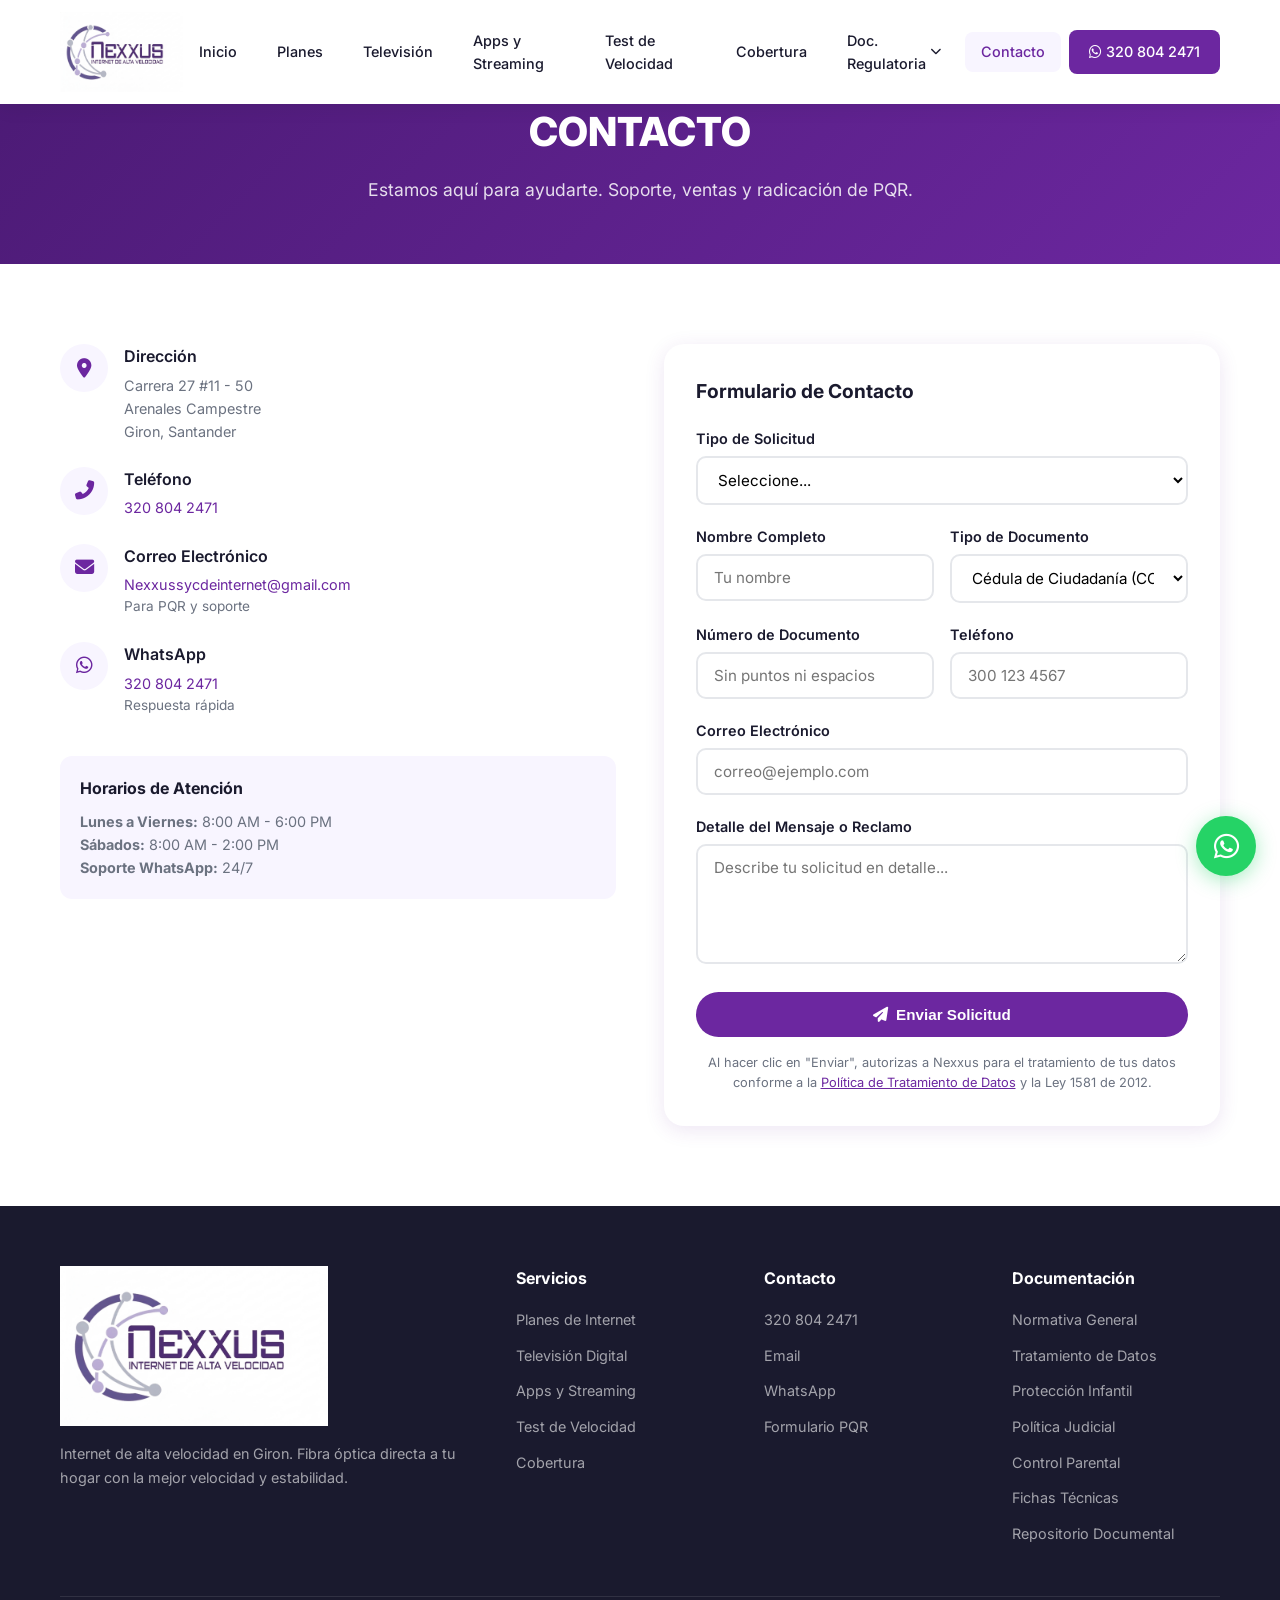
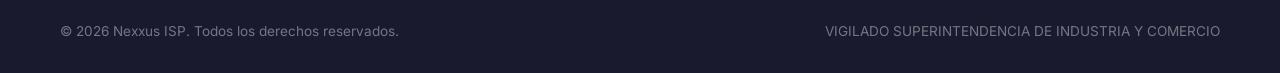
<file: contacto.html>
<!DOCTYPE html>
<html lang="es">
<head>
    <meta charset="UTF-8">
    <meta name="viewport" content="width=device-width, initial-scale=1.0">
    <title>Contacto - Nexxus Internet Giron</title>
    <meta name="description" content="Contacta con Nexxus. Soporte técnico, ventas, PQR. Carrera 27 #11-50, Arenales Campestre, Giron.">
    <link rel="stylesheet" href="css/styles.css">
    <link rel="stylesheet" href="https://cdnjs.cloudflare.com/ajax/libs/font-awesome/6.5.0/css/all.min.css">
    <link rel="preconnect" href="https://fonts.googleapis.com">
    <link rel="preconnect" href="https://fonts.gstatic.com" crossorigin>
    <link href="https://fonts.googleapis.com/css2?family=Inter:wght@400;500;600;700;800&display=swap" rel="stylesheet">
</head>
<body>

    <header class="header">
        <div class="header-inner">
            <a href="index.html" class="logo">
                <img src="LOGO NETXUS 1.png" alt="Nexxus">
            </a>
            <button class="menu-toggle" aria-label="Menú">
                <i class="fas fa-bars"></i>
            </button>
            <nav class="nav">
                <a href="index.html">Inicio</a>
                <a href="index.html#planes">Planes</a>
                <a href="tv.html">Televisión</a>
                <a href="apps.html">Apps y Streaming</a>
                <a href="speedtest.html">Test de Velocidad</a>
                <a href="index.html#cobertura">Cobertura</a>
                <div class="nav-dropdown">
                    <a href="#" class="dropdown-toggle">Doc. Regulatoria <i class="fas fa-chevron-down"></i></a>
                    <div class="dropdown-menu">
                        <a href="normatividad.html">Normativa General</a>
                        <a href="tratamiento-datos.html">Tratamiento de Datos</a>
                        <a href="proteccion-infantil.html">Protección Infantil</a>
                        <a href="politica-judicial.html">Política Judicial</a>
                        <a href="control-parental.html">Control Parental</a>
                        <a href="datasheets.html">Fichas Técnicas</a>
                        <a href="repositorio-documental.html">Repositorio Documental</a>
                    </div>
                </div>
                <a href="contacto.html" class="active">Contacto</a>
                <a href="https://wa.me/573208042471" class="btn-nav" target="_blank">
                    <i class="fab fa-whatsapp"></i> 320 804 2471
                </a>
            </nav>
        </div>
    </header>

    <section class="page-header">
        <div class="container">
            <h1>CONTACTO</h1>
            <p>Estamos aquí para ayudarte. Soporte, ventas y radicación de PQR.</p>
        </div>
    </section>

    <section class="section">
        <div class="container">
            <div class="contact-grid">
                <div class="contact-info">
                    <div class="contact-item">
                        <div class="contact-icon"><i class="fas fa-map-marker-alt"></i></div>
                        <div>
                            <h4>Dirección</h4>
                            <p>Carrera 27 #11 - 50<br>Arenales Campestre<br>Giron, Santander</p>
                        </div>
                    </div>
                    <div class="contact-item">
                        <div class="contact-icon"><i class="fas fa-phone-alt"></i></div>
                        <div>
                            <h4>Teléfono</h4>
                            <p><a href="tel:3208042471" style="color: var(--primary);">320 804 2471</a></p>
                        </div>
                    </div>
                    <div class="contact-item">
                        <div class="contact-icon"><i class="fas fa-envelope"></i></div>
                        <div>
                            <h4>Correo Electrónico</h4>
                            <p><a href="mailto:Nexxussycdeinternet@gmail.com" style="color: var(--primary);">Nexxussycdeinternet@gmail.com</a></p>
                            <p style="font-size: 0.85rem; color: var(--gray);">Para PQR y soporte</p>
                        </div>
                    </div>
                    <div class="contact-item">
                        <div class="contact-icon"><i class="fab fa-whatsapp"></i></div>
                        <div>
                            <h4>WhatsApp</h4>
                            <p><a href="https://wa.me/573208042471" target="_blank" style="color: var(--primary);">320 804 2471</a></p>
                            <p style="font-size: 0.85rem; color: var(--gray);">Respuesta rápida</p>
                        </div>
                    </div>

                    <div style="margin-top: 16px; padding: 20px; background: var(--primary-bg); border-radius: var(--radius);">
                        <h4 style="margin-bottom: 8px;">Horarios de Atención</h4>
                        <p style="color: var(--gray); font-size: 0.9rem;">
                            <strong>Lunes a Viernes:</strong> 8:00 AM - 6:00 PM<br>
                            <strong>Sábados:</strong> 8:00 AM - 2:00 PM<br>
                            <strong>Soporte WhatsApp:</strong> 24/7
                        </p>
                    </div>
                </div>

                <div class="pqr-form">
                    <h3 style="margin-bottom: 20px; font-size: 1.2rem;">Formulario de Contacto</h3>
                    <form action="https://formsubmit.co/Nexxussycdeinternet@gmail.com" method="POST">
                        <input type="hidden" name="_captcha" value="false">
                        <input type="hidden" name="_next" value="https://wa.me/573208042471">
                        <div class="form-group">
                            <label>Tipo de Solicitud</label>
                            <select required>
                                <option value="">Seleccione...</option>
                                <option>Información / Ventas / Planes</option>
                                <option>Soporte Técnico (Falla de Red)</option>
                                <option>Petición</option>
                                <option>Queja o Reclamo (PQR)</option>
                            </select>
                        </div>
                        <div class="form-row">
                            <div class="form-group">
                                <label>Nombre Completo</label>
                                <input type="text" placeholder="Tu nombre" required>
                            </div>
                            <div class="form-group">
                                <label>Tipo de Documento</label>
                                <select>
                                    <option>Cédula de Ciudadanía (CC)</option>
                                    <option>NIT</option>
                                    <option>Cédula de Extranjería (CE)</option>
                                    <option>Pasaporte</option>
                                </select>
                            </div>
                        </div>
                        <div class="form-row">
                            <div class="form-group">
                                <label>Número de Documento</label>
                                <input type="text" placeholder="Sin puntos ni espacios">
                            </div>
                            <div class="form-group">
                                <label>Teléfono</label>
                                <input type="tel" placeholder="300 123 4567" required>
                            </div>
                        </div>
                        <div class="form-group">
                            <label>Correo Electrónico</label>
                            <input type="email" placeholder="correo@ejemplo.com" required>
                        </div>
                        <div class="form-group">
                            <label>Detalle del Mensaje o Reclamo</label>
                            <textarea placeholder="Describe tu solicitud en detalle..." required></textarea>
                        </div>
                        <button type="submit" class="btn btn-purple" style="width: 100%; justify-content: center;">
                            <i class="fas fa-paper-plane"></i> Enviar Solicitud
                        </button>
                        <p style="font-size: 0.8rem; color: var(--gray); margin-top: 16px; text-align: center;">
                            Al hacer clic en "Enviar", autorizas a Nexxus para el tratamiento de tus datos
                            conforme a la <a href="tratamiento-datos.html" style="color: var(--primary); text-decoration: underline;">Política de Tratamiento de Datos</a>
                            y la Ley 1581 de 2012.
                        </p>
                    </form>
                </div>
            </div>
        </div>
    </section>

    <footer class="footer">
        <div class="container">
            <div class="footer-grid">
                <div class="footer-brand">
                    <a href="index.html" class="logo">
                        <img src="LOGO NETXUS 1.png" alt="Nexxus" style="height: 160px;">
                    </a>
                    <p>Internet de alta velocidad en Giron. Fibra óptica directa a tu hogar con la mejor velocidad y estabilidad.</p>
                </div>
                <div>
                    <h4>Servicios</h4>
                    <ul class="footer-links">
                        <li><a href="index.html#planes">Planes de Internet</a></li>
                        <li><a href="tv.html">Televisión Digital</a></li>
                        <li><a href="apps.html">Apps y Streaming</a></li>
                        <li><a href="speedtest.html">Test de Velocidad</a></li>
                        <li><a href="index.html#cobertura">Cobertura</a></li>
                    </ul>
                </div>
                <div>
                    <h4>Contacto</h4>
                    <ul class="footer-links">
                        <li><a href="tel:3208042471">320 804 2471</a></li>
                        <li><a href="mailto:Nexxussycdeinternet@gmail.com">Email</a></li>
                        <li><a href="https://wa.me/573208042471">WhatsApp</a></li>
                        <li><a href="contacto.html">Formulario PQR</a></li>
                    </ul>
                </div>
                <div>
                    <h4>Documentación</h4>
                    <ul class="footer-links">
                        <li><a href="normatividad.html">Normativa General</a></li>
                        <li><a href="tratamiento-datos.html">Tratamiento de Datos</a></li>
                        <li><a href="proteccion-infantil.html">Protección Infantil</a></li>
                        <li><a href="politica-judicial.html">Política Judicial</a></li>
                        <li><a href="control-parental.html">Control Parental</a></li>
                        <li><a href="datasheets.html">Fichas Técnicas</a></li>
                        <li><a href="repositorio-documental.html">Repositorio Documental</a></li>
                    </ul>
                </div>
            </div>
            <div class="footer-bottom">
                <p>&copy; 2026 Nexxus ISP. Todos los derechos reservados.</p>
                <p>VIGILADO SUPERINTENDENCIA DE INDUSTRIA Y COMERCIO</p>
            </div>
        </div>
    </footer>

    <a href="https://wa.me/573208042471" class="whatsapp-float" target="_blank" aria-label="WhatsApp">
        <i class="fab fa-whatsapp"></i>
    </a>

    <script src="js/script.js"></script>
</body>
</html>
</file>
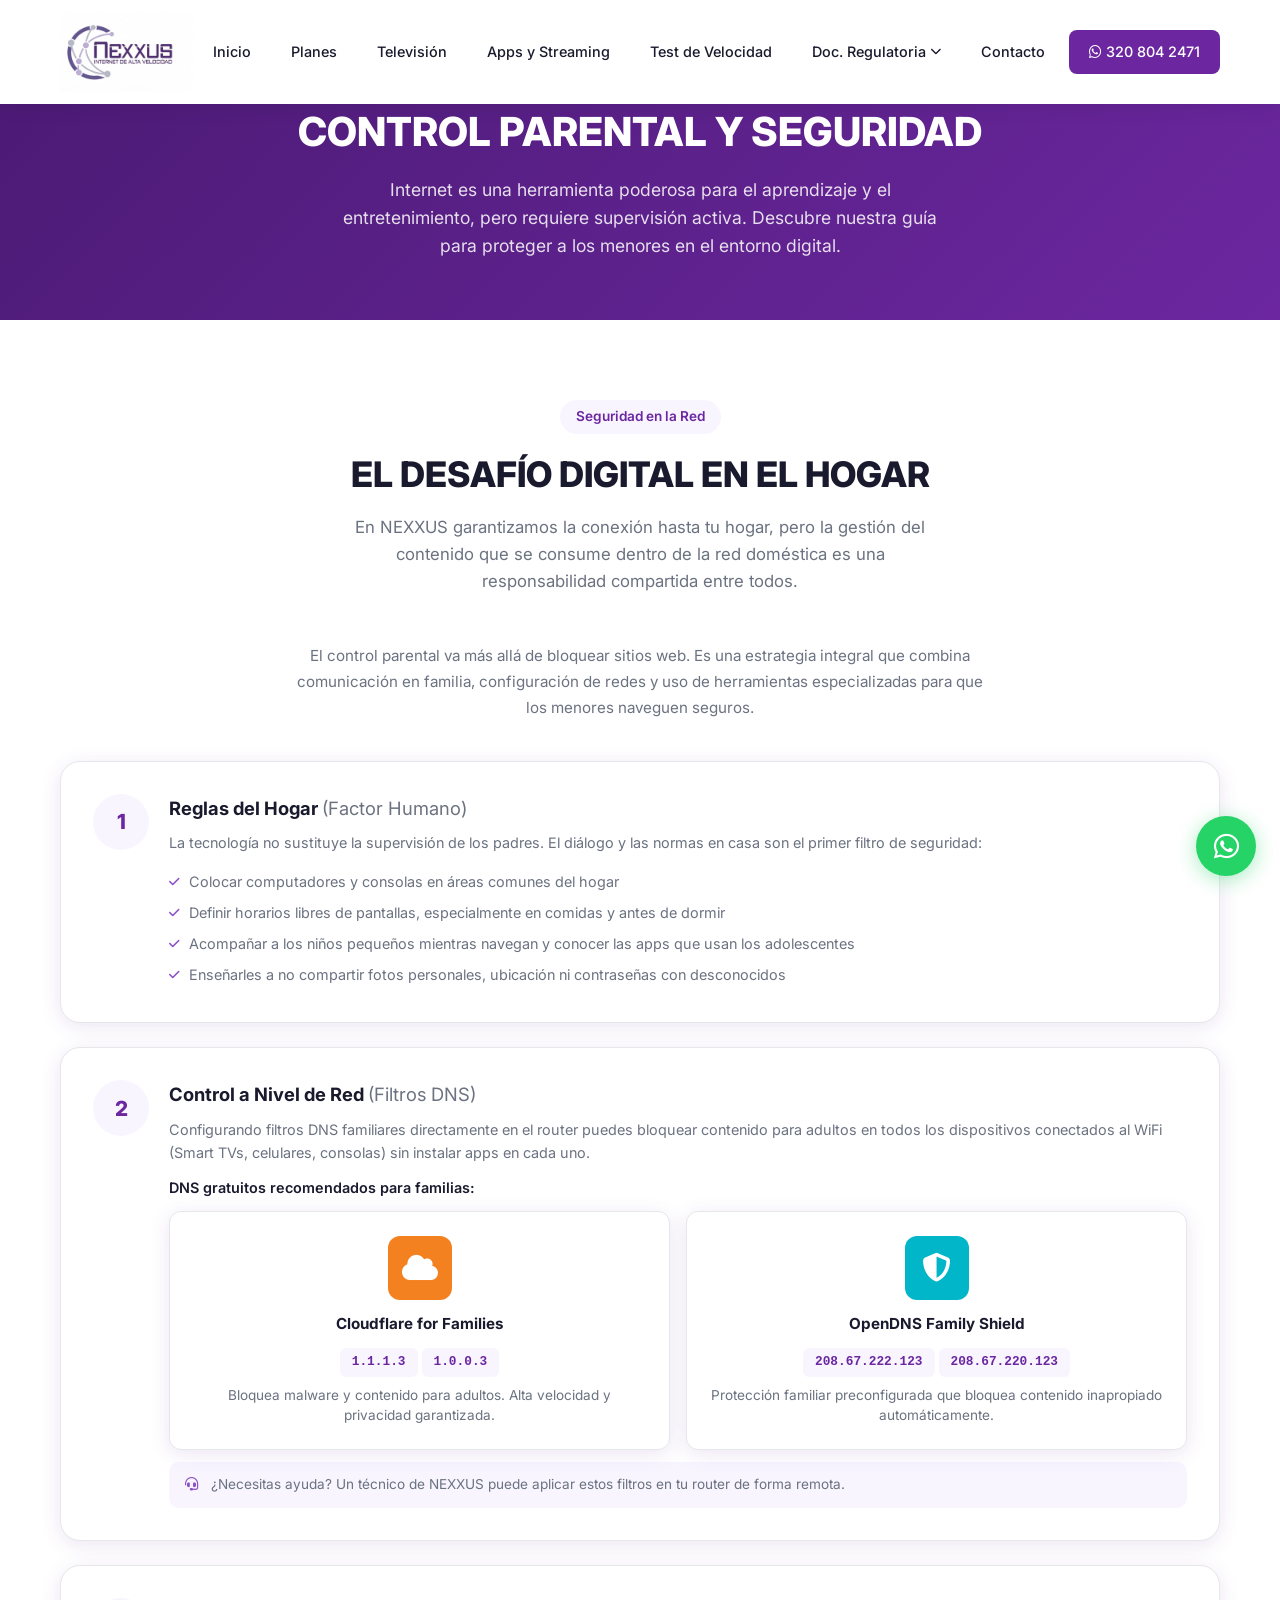
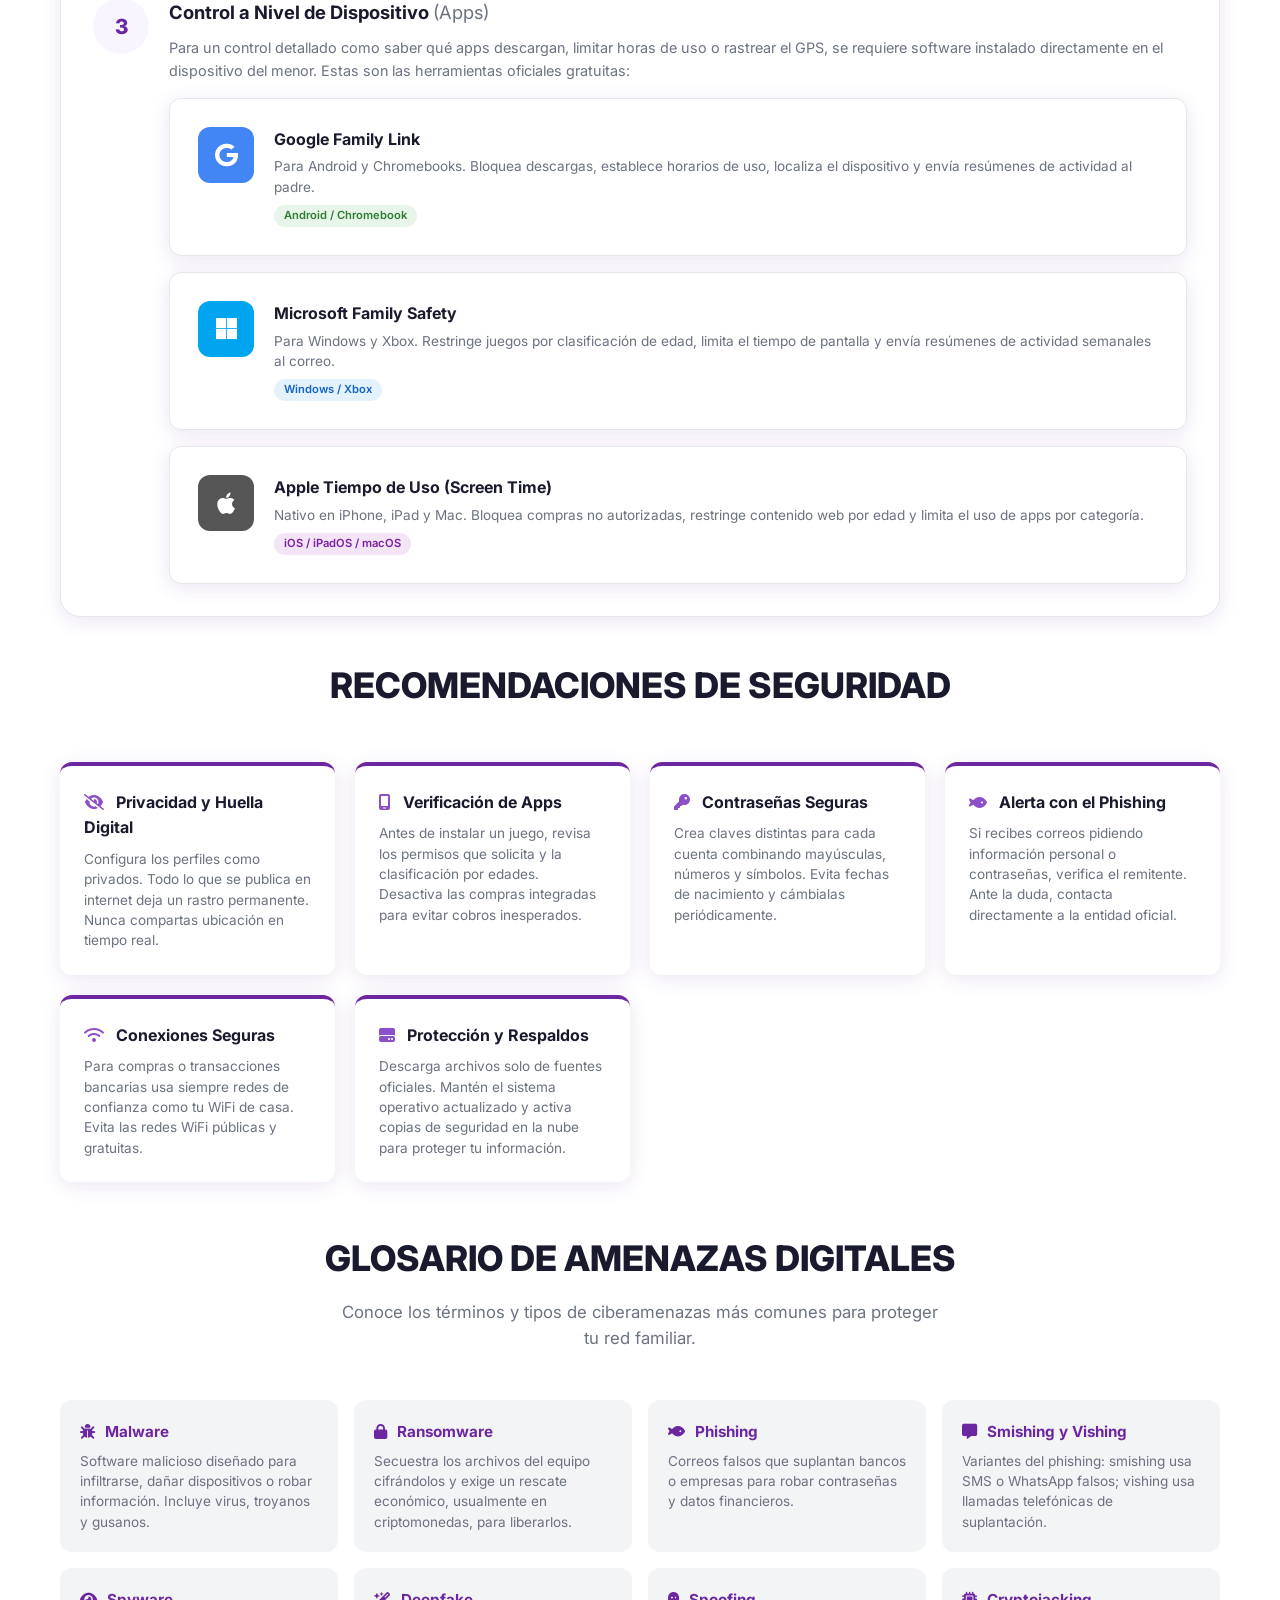
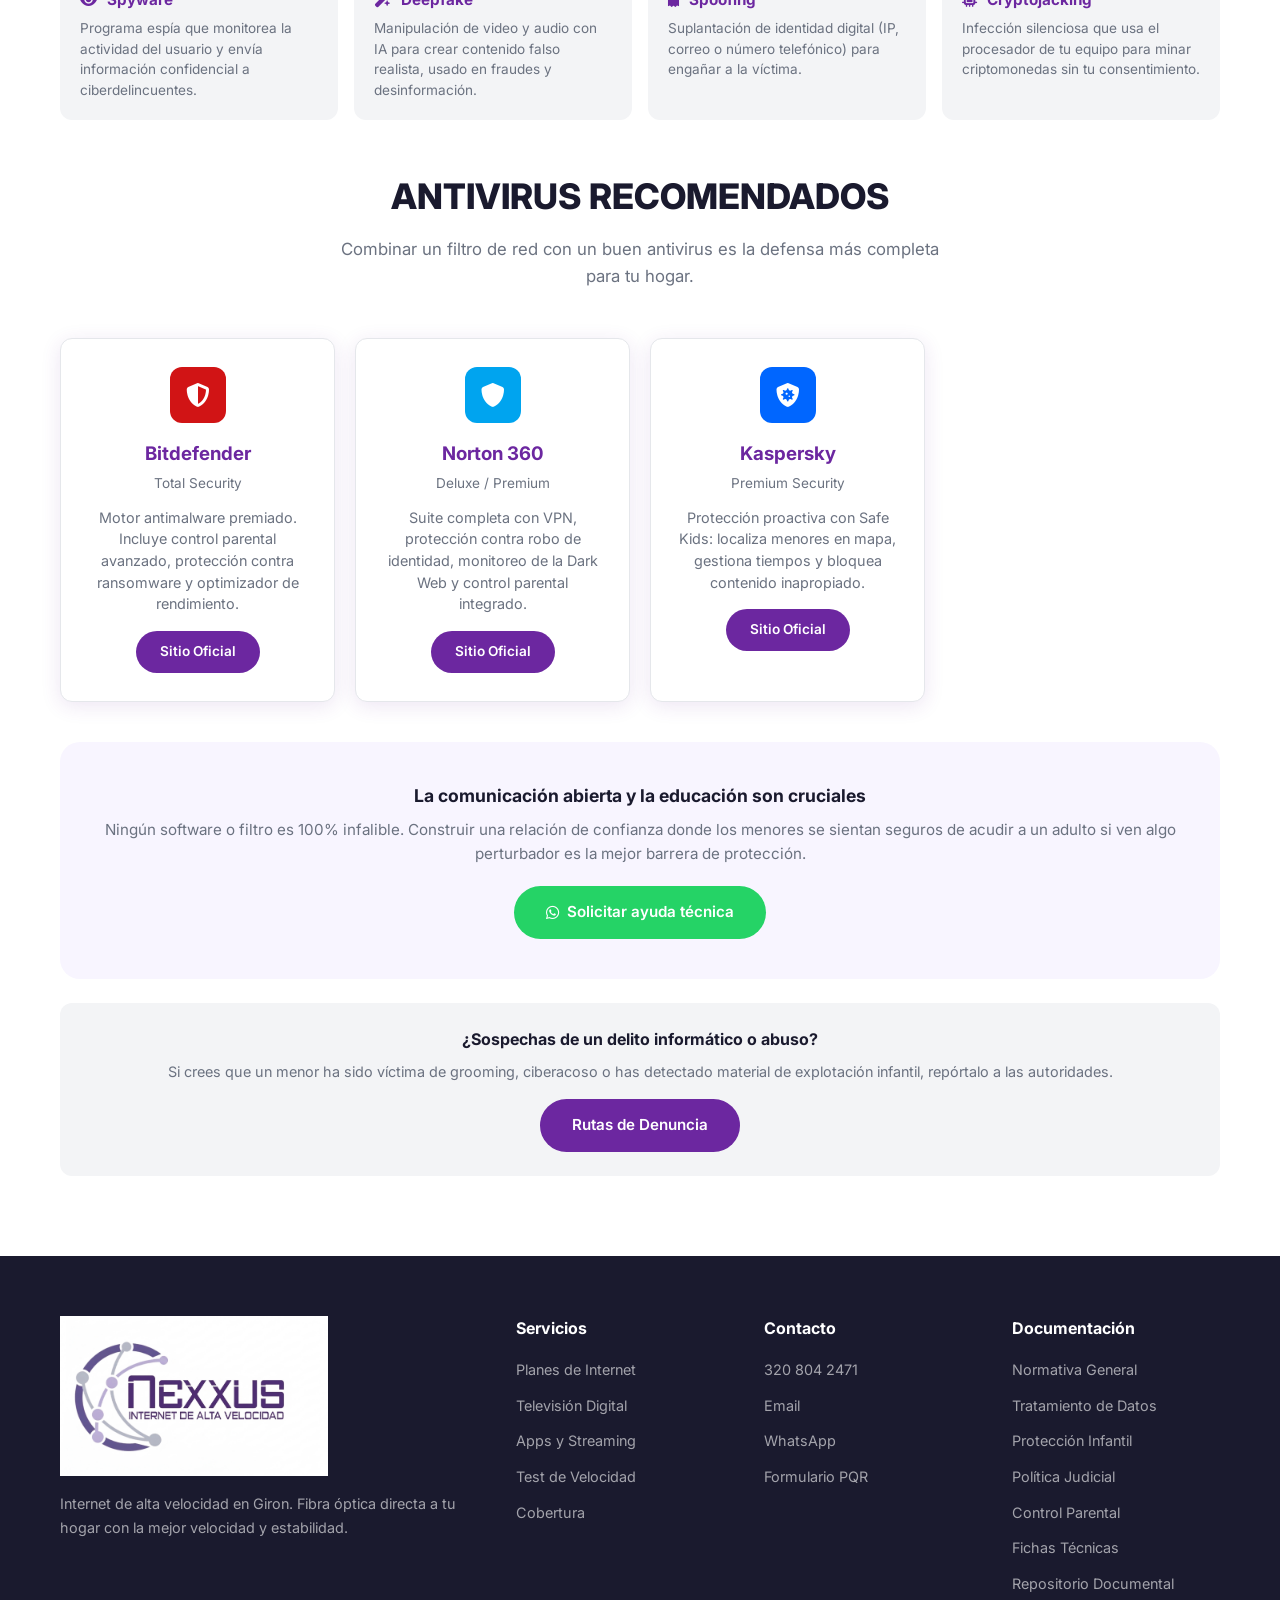
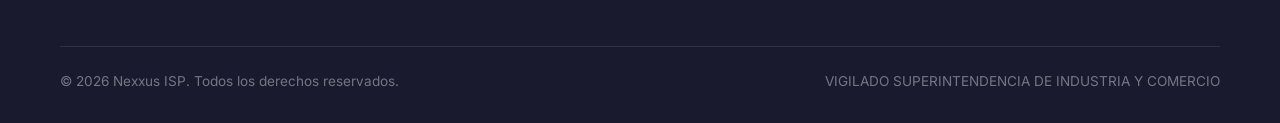
<file: control-parental.html>
<!DOCTYPE html>
<html lang="es">
<head>
    <meta charset="UTF-8">
    <meta name="viewport" content="width=device-width, initial-scale=1.0">
    <title>Control Parental - Nexxus</title>
    <meta name="description" content="Guía de control parental y seguridad digital para proteger a los menores en el hogar. Filtros DNS, apps de control parental y antivirus recomendados.">
    <link rel="stylesheet" href="css/styles.css">
    <link rel="stylesheet" href="https://cdnjs.cloudflare.com/ajax/libs/font-awesome/6.5.0/css/all.min.css">
    <link rel="preconnect" href="https://fonts.googleapis.com">
    <link rel="preconnect" href="https://fonts.gstatic.com" crossorigin>
    <link href="https://fonts.googleapis.com/css2?family=Inter:wght@400;500;600;700;800&display=swap" rel="stylesheet">
    <style>
        .step-card { background: var(--white); border-radius: var(--radius-lg); box-shadow: var(--shadow); padding: 32px; border: 1px solid var(--border); transition: all 0.3s; }
        .step-card:hover { box-shadow: var(--shadow-lg); border-color: var(--primary-light); }
        .step-number { width: 56px; height: 56px; min-width: 56px; border-radius: 50%; background: var(--primary-bg); color: var(--primary); display: flex; align-items: center; justify-content: center; font-size: 1.3rem; font-weight: 800; }
        .step-card h3 { font-size: 1.15rem; font-weight: 700; }
        .step-card p, .step-card li { font-size: 0.9rem; color: var(--gray); line-height: 1.6; }
        .step-card ul { padding-left: 0; }
        .step-card ul li { list-style: none; padding: 4px 0; padding-left: 20px; position: relative; }
        .step-card ul li::before { content: '\f00c'; font-family: 'Font Awesome 6 Free'; font-weight: 900; position: absolute; left: 0; color: var(--primary-light); font-size: 0.75rem; top: 6px; }

        .brand-card { background: var(--white); border-radius: var(--radius); box-shadow: var(--shadow); padding: 24px; text-align: center; border: 1px solid var(--border); transition: all 0.3s; }
        .brand-card:hover { transform: translateY(-4px); box-shadow: var(--shadow-lg); border-color: var(--primary-light); }
        .brand-card .logo-box { width: 64px; height: 64px; margin: 0 auto 12px; border-radius: var(--radius); display: flex; align-items: center; justify-content: center; font-size: 1.8rem; color: #fff; }
        .brand-card h4 { font-size: 0.95rem; font-weight: 700; margin-bottom: 4px; }
        .brand-card .dns { font-size: 0.8rem; color: var(--primary); font-weight: 600; font-family: monospace; background: var(--primary-bg); padding: 4px 12px; border-radius: 6px; display: inline-block; margin-top: 8px; }
        .brand-card p { font-size: 0.85rem; color: var(--gray); line-height: 1.5; margin-top: 8px; }

        .app-card { background: var(--white); border-radius: var(--radius); box-shadow: var(--shadow); padding: 28px; border: 1px solid var(--border); transition: all 0.3s; display: flex; gap: 20px; align-items: flex-start; }
        .app-card:hover { transform: translateY(-4px); box-shadow: var(--shadow-lg); border-color: var(--primary-light); }
        .app-card .icon-box { width: 56px; height: 56px; min-width: 56px; border-radius: var(--radius); display: flex; align-items: center; justify-content: center; font-size: 1.5rem; color: #fff; }
        .app-card h4 { font-size: 1rem; font-weight: 700; margin-bottom: 4px; }
        .app-card p { font-size: 0.85rem; color: var(--gray); line-height: 1.5; }
        .app-card .tag { display: inline-block; font-size: 0.7rem; font-weight: 600; padding: 2px 10px; border-radius: 50px; margin-top: 8px; }

        .rec-card { background: var(--white); padding: 24px; border-radius: var(--radius); box-shadow: var(--shadow); border-top: 4px solid var(--primary); transition: all 0.3s; }
        .rec-card:hover { transform: translateY(-4px); box-shadow: var(--shadow-lg); }
        .rec-card h4 { font-size: 1rem; font-weight: 700; margin-bottom: 8px; }
        .rec-card p { font-size: 0.85rem; color: var(--gray); line-height: 1.5; }

        .glossary-card { background: var(--gray-light); padding: 20px; border-radius: var(--radius); transition: all 0.3s; }
        .glossary-card:hover { background: var(--primary-bg); }
        .glossary-card h4 { color: var(--primary); margin-bottom: 6px; font-size: 0.95rem; }
        .glossary-card p { color: var(--gray); font-size: 0.85rem; line-height: 1.5; }

        .antivirus-card { background: var(--white); padding: 28px; border-radius: var(--radius); box-shadow: var(--shadow); text-align: center; border: 1px solid var(--border); transition: all 0.3s; }
        .antivirus-card:hover { transform: translateY(-4px); box-shadow: var(--shadow-lg); border-color: var(--primary-light); }
        .antivirus-card h3 { color: var(--primary); margin-bottom: 4px; }
        .antivirus-card .sub { font-size: 0.85rem; color: var(--gray); margin-bottom: 12px; }
        .antivirus-card p { color: var(--gray); font-size: 0.9rem; line-height: 1.5; margin-bottom: 16px; }
    </style>
</head>
<body>
    <header class="header">
        <div class="header-inner">
            <a href="index.html" class="logo"><img src="LOGO NETXUS 1.png" alt="Nexxus"></a>
            <button class="menu-toggle" aria-label="Menú"><i class="fas fa-bars"></i></button>
            <nav class="nav">
                <a href="index.html">Inicio</a>
                <a href="index.html#planes">Planes</a>
                <a href="tv.html">Televisión</a>
                <a href="apps.html">Apps y Streaming</a>
                <a href="speedtest.html">Test de Velocidad</a>
                <div class="nav-dropdown">
                    <a href="#" class="dropdown-toggle">Doc. Regulatoria <i class="fas fa-chevron-down"></i></a>
                    <div class="dropdown-menu">
                        <a href="normatividad.html">Normativa General</a>
                        <a href="tratamiento-datos.html">Tratamiento de Datos</a>
                        <a href="proteccion-infantil.html">Protección Infantil</a>
                        <a href="politica-judicial.html">Política Judicial</a>
                        <a href="control-parental.html">Control Parental</a>
                        <a href="datasheets.html">Fichas Técnicas</a>
                        <a href="repositorio-documental.html">Repositorio Documental</a>
                    </div>
                </div>
                <a href="contacto.html">Contacto</a>
                <a href="https://wa.me/573208042471" class="btn-nav" target="_blank"><i class="fab fa-whatsapp"></i> 320 804 2471</a>
            </nav>
        </div>
    </header>

    <section class="page-header">
        <div class="container">
            <h1>CONTROL PARENTAL Y SEGURIDAD</h1>
            <p>Internet es una herramienta poderosa para el aprendizaje y el entretenimiento, pero requiere supervisión activa. Descubre nuestra guía para proteger a los menores en el entorno digital.</p>
        </div>
    </section>

    <section class="section">
        <div class="container">

            <div class="section-header">
                <span class="badge">Seguridad en la Red</span>
                <h2>EL DESAFÍO DIGITAL EN EL HOGAR</h2>
                <p>En NEXXUS garantizamos la conexión hasta tu hogar, pero la gestión del contenido que se consume dentro de la red doméstica es una responsabilidad compartida entre todos.</p>
            </div>

            <p style="color: var(--gray); margin-bottom: 40px; text-align: center; max-width: 700px; margin-left: auto; margin-right: auto; font-size: 0.95rem; line-height: 1.7;">El control parental va más allá de bloquear sitios web. Es una estrategia integral que combina comunicación en familia, configuración de redes y uso de herramientas especializadas para que los menores naveguen seguros.</p>

            <!-- STEP 1 -->
            <div class="step-card" style="margin-bottom: 24px;">
                <div style="display: flex; gap: 20px;">
                    <div class="step-number">1</div>
                    <div style="flex: 1;">
                        <h3>Reglas del Hogar <span style="color: var(--gray); font-weight: 400;">(Factor Humano)</span></h3>
                        <p style="margin: 8px 0 12px;">La tecnología no sustituye la supervisión de los padres. El diálogo y las normas en casa son el primer filtro de seguridad:</p>
                        <ul>
                            <li>Colocar computadores y consolas en áreas comunes del hogar</li>
                            <li>Definir horarios libres de pantallas, especialmente en comidas y antes de dormir</li>
                            <li>Acompañar a los niños pequeños mientras navegan y conocer las apps que usan los adolescentes</li>
                            <li>Enseñarles a no compartir fotos personales, ubicación ni contraseñas con desconocidos</li>
                        </ul>
                    </div>
                </div>
            </div>

            <!-- STEP 2 -->
            <div class="step-card" style="margin-bottom: 24px;">
                <div style="display: flex; gap: 20px;">
                    <div class="step-number">2</div>
                    <div style="flex: 1;">
                        <h3>Control a Nivel de Red <span style="color: var(--gray); font-weight: 400;">(Filtros DNS)</span></h3>
                        <p style="margin: 8px 0 12px;">Configurando filtros DNS familiares directamente en el router puedes bloquear contenido para adultos en todos los dispositivos conectados al WiFi (Smart TVs, celulares, consolas) sin instalar apps en cada uno.</p>
                        <p style="font-weight: 600; color: var(--dark); margin-bottom: 12px;">DNS gratuitos recomendados para familias:</p>
                        <div style="display: grid; grid-template-columns: 1fr 1fr; gap: 16px; margin-bottom: 12px;">
                            <div class="brand-card">
                                <div class="logo-box" style="background: #F48120;"><i class="fas fa-cloud"></i></div>
                                <h4>Cloudflare for Families</h4>
                                <span class="dns">1.1.1.3</span> <span class="dns">1.0.0.3</span>
                                <p>Bloquea malware y contenido para adultos. Alta velocidad y privacidad garantizada.</p>
                            </div>
                            <div class="brand-card">
                                <div class="logo-box" style="background: #00B6C8;"><i class="fas fa-shield-halved"></i></div>
                                <h4>OpenDNS Family Shield</h4>
                                <span class="dns">208.67.222.123</span> <span class="dns">208.67.220.123</span>
                                <p>Protección familiar preconfigurada que bloquea contenido inapropiado automáticamente.</p>
                            </div>
                        </div>
                        <p style="font-size: 0.85rem; color: var(--gray); background: var(--primary-bg); padding: 12px 16px; border-radius: 10px; margin-top: 8px;"><i class="fas fa-headset" style="color: var(--primary-light); margin-right: 8px;"></i> ¿Necesitas ayuda? Un técnico de NEXXUS puede aplicar estos filtros en tu router de forma remota.</p>
                    </div>
                </div>
            </div>

            <!-- STEP 3 -->
            <div class="step-card" style="margin-bottom: 40px;">
                <div style="display: flex; gap: 20px;">
                    <div class="step-number">3</div>
                    <div style="flex: 1;">
                        <h3>Control a Nivel de Dispositivo <span style="color: var(--gray); font-weight: 400;">(Apps)</span></h3>
                        <p style="margin: 8px 0 16px;">Para un control detallado como saber qué apps descargan, limitar horas de uso o rastrear el GPS, se requiere software instalado directamente en el dispositivo del menor. Estas son las herramientas oficiales gratuitas:</p>
                        <div style="display: grid; gap: 16px;">
                            <div class="app-card">
                                <div class="icon-box" style="background: #4285F4;"><i class="fab fa-google"></i></div>
                                <div>
                                    <h4>Google Family Link</h4>
                                    <p>Para Android y Chromebooks. Bloquea descargas, establece horarios de uso, localiza el dispositivo y envía resúmenes de actividad al padre.</p>
                                    <span class="tag" style="background: #E8F5E9; color: #2E7D32;">Android / Chromebook</span>
                                </div>
                            </div>
                            <div class="app-card">
                                <div class="icon-box" style="background: #00A4EF;"><i class="fab fa-microsoft"></i></div>
                                <div>
                                    <h4>Microsoft Family Safety</h4>
                                    <p>Para Windows y Xbox. Restringe juegos por clasificación de edad, limita el tiempo de pantalla y envía resúmenes de actividad semanales al correo.</p>
                                    <span class="tag" style="background: #E3F2FD; color: #1565C0;">Windows / Xbox</span>
                                </div>
                            </div>
                            <div class="app-card">
                                <div class="icon-box" style="background: #555555;"><i class="fab fa-apple"></i></div>
                                <div>
                                    <h4>Apple Tiempo de Uso (Screen Time)</h4>
                                    <p>Nativo en iPhone, iPad y Mac. Bloquea compras no autorizadas, restringe contenido web por edad y limita el uso de apps por categoría.</p>
                                    <span class="tag" style="background: #F3E5F5; color: #7B1FA2;">iOS / iPadOS / macOS</span>
                                </div>
                            </div>
                        </div>
                    </div>
                </div>
            </div>

            <!-- RECOMMENDATIONS -->
            <div class="section-header">
                <h2>RECOMENDACIONES DE SEGURIDAD</h2>
            </div>
            <div style="display: grid; grid-template-columns: repeat(auto-fill, minmax(260px, 1fr)); gap: 20px; margin-bottom: 48px;">
                <div class="rec-card"><h4><i class="fas fa-eye-slash" style="color: var(--primary-light); margin-right: 8px;"></i> Privacidad y Huella Digital</h4><p>Configura los perfiles como privados. Todo lo que se publica en internet deja un rastro permanente. Nunca compartas ubicación en tiempo real.</p></div>
                <div class="rec-card"><h4><i class="fas fa-mobile-screen" style="color: var(--primary-light); margin-right: 8px;"></i> Verificación de Apps</h4><p>Antes de instalar un juego, revisa los permisos que solicita y la clasificación por edades. Desactiva las compras integradas para evitar cobros inesperados.</p></div>
                <div class="rec-card"><h4><i class="fas fa-key" style="color: var(--primary-light); margin-right: 8px;"></i> Contraseñas Seguras</h4><p>Crea claves distintas para cada cuenta combinando mayúsculas, números y símbolos. Evita fechas de nacimiento y cámbialas periódicamente.</p></div>
                <div class="rec-card"><h4><i class="fas fa-fish" style="color: var(--primary-light); margin-right: 8px;"></i> Alerta con el Phishing</h4><p>Si recibes correos pidiendo información personal o contraseñas, verifica el remitente. Ante la duda, contacta directamente a la entidad oficial.</p></div>
                <div class="rec-card"><h4><i class="fas fa-wifi" style="color: var(--primary-light); margin-right: 8px;"></i> Conexiones Seguras</h4><p>Para compras o transacciones bancarias usa siempre redes de confianza como tu WiFi de casa. Evita las redes WiFi públicas y gratuitas.</p></div>
                <div class="rec-card"><h4><i class="fas fa-hard-drive" style="color: var(--primary-light); margin-right: 8px;"></i> Protección y Respaldos</h4><p>Descarga archivos solo de fuentes oficiales. Mantén el sistema operativo actualizado y activa copias de seguridad en la nube para proteger tu información.</p></div>
            </div>

            <!-- GLOSARIO -->
            <div class="section-header">
                <h2>GLOSARIO DE AMENAZAS DIGITALES</h2>
                <p>Conoce los términos y tipos de ciberamenazas más comunes para proteger tu red familiar.</p>
            </div>
            <div style="display: grid; grid-template-columns: repeat(auto-fill, minmax(250px, 1fr)); gap: 16px; margin-bottom: 48px;">
                <div class="glossary-card"><h4><i class="fas fa-bug" style="margin-right: 6px;"></i> Malware</h4><p>Software malicioso diseñado para infiltrarse, dañar dispositivos o robar información. Incluye virus, troyanos y gusanos.</p></div>
                <div class="glossary-card"><h4><i class="fas fa-lock" style="margin-right: 6px;"></i> Ransomware</h4><p>Secuestra los archivos del equipo cifrándolos y exige un rescate económico, usualmente en criptomonedas, para liberarlos.</p></div>
                <div class="glossary-card"><h4><i class="fas fa-fish" style="margin-right: 6px;"></i> Phishing</h4><p>Correos falsos que suplantan bancos o empresas para robar contraseñas y datos financieros.</p></div>
                <div class="glossary-card"><h4><i class="fas fa-message" style="margin-right: 6px;"></i> Smishing y Vishing</h4><p>Variantes del phishing: smishing usa SMS o WhatsApp falsos; vishing usa llamadas telefónicas de suplantación.</p></div>
                <div class="glossary-card"><h4><i class="fas fa-eye" style="margin-right: 6px;"></i> Spyware</h4><p>Programa espía que monitorea la actividad del usuario y envía información confidencial a ciberdelincuentes.</p></div>
                <div class="glossary-card"><h4><i class="fas fa-wand-magic-sparkles" style="margin-right: 6px;"></i> Deepfake</h4><p>Manipulación de video y audio con IA para crear contenido falso realista, usado en fraudes y desinformación.</p></div>
                <div class="glossary-card"><h4><i class="fas fa-ghost" style="margin-right: 6px;"></i> Spoofing</h4><p>Suplantación de identidad digital (IP, correo o número telefónico) para engañar a la víctima.</p></div>
                <div class="glossary-card"><h4><i class="fas fa-microchip" style="margin-right: 6px;"></i> Cryptojacking</h4><p>Infección silenciosa que usa el procesador de tu equipo para minar criptomonedas sin tu consentimiento.</p></div>
            </div>

            <!-- ANTIVIRUS -->
            <div class="section-header">
                <h2>ANTIVIRUS RECOMENDADOS</h2>
                <p>Combinar un filtro de red con un buen antivirus es la defensa más completa para tu hogar.</p>
            </div>
            <div style="display: grid; grid-template-columns: repeat(auto-fill, minmax(260px, 1fr)); gap: 20px; margin-bottom: 40px;">
                <div class="antivirus-card">
                    <div class="logo-box" style="width: 56px; height: 56px; background: #D11415; border-radius: var(--radius); display: flex; align-items: center; justify-content: center; margin: 0 auto 16px; color: #fff; font-size: 1.5rem;"><i class="fas fa-shield-halved"></i></div>
                    <h3>Bitdefender</h3>
                    <div class="sub">Total Security</div>
                    <p>Motor antimalware premiado. Incluye control parental avanzado, protección contra ransomware y optimizador de rendimiento.</p>
                    <a href="https://www.bitdefender.es/" target="_blank" class="btn btn-purple" style="padding: 10px 24px; font-size: 0.85rem;">Sitio Oficial</a>
                </div>
                <div class="antivirus-card">
                    <div class="logo-box" style="width: 56px; height: 56px; background: #00A4EF; border-radius: var(--radius); display: flex; align-items: center; justify-content: center; margin: 0 auto 16px; color: #fff; font-size: 1.5rem;"><i class="fas fa-shield"></i></div>
                    <h3>Norton 360</h3>
                    <div class="sub">Deluxe / Premium</div>
                    <p>Suite completa con VPN, protección contra robo de identidad, monitoreo de la Dark Web y control parental integrado.</p>
                    <a href="https://es.norton.com/" target="_blank" class="btn btn-purple" style="padding: 10px 24px; font-size: 0.85rem;">Sitio Oficial</a>
                </div>
                <div class="antivirus-card">
                    <div class="logo-box" style="width: 56px; height: 56px; background: #0066FF; border-radius: var(--radius); display: flex; align-items: center; justify-content: center; margin: 0 auto 16px; color: #fff; font-size: 1.5rem;"><i class="fas fa-shield-virus"></i></div>
                    <h3>Kaspersky</h3>
                    <div class="sub">Premium Security</div>
                    <p>Protección proactiva con Safe Kids: localiza menores en mapa, gestiona tiempos y bloquea contenido inapropiado.</p>
                    <a href="https://latam.kaspersky.com/" target="_blank" class="btn btn-purple" style="padding: 10px 24px; font-size: 0.85rem;">Sitio Oficial</a>
                </div>
            </div>

            <!-- CTA -->
            <div style="text-align: center; padding: 40px; background: var(--primary-bg); border-radius: var(--radius-lg); margin-bottom: 24px;">
                <p style="font-size: 1.1rem; color: var(--dark); margin-bottom: 8px;"><strong>La comunicación abierta y la educación son cruciales</strong></p>
                <p style="color: var(--gray); margin-bottom: 20px; font-size: 0.95rem;">Ningún software o filtro es 100% infalible. Construir una relación de confianza donde los menores se sientan seguros de acudir a un adulto si ven algo perturbador es la mejor barrera de protección.</p>
                <a href="https://wa.me/573208042471?text=Necesito%20ayuda%20con%20Control%20Parental" class="btn btn-whatsapp" target="_blank">
                    <i class="fab fa-whatsapp"></i> Solicitar ayuda técnica
                </a>
            </div>

            <div style="text-align: center; padding: 24px; background: var(--gray-light); border-radius: var(--radius);">
                <h4 style="margin-bottom: 8px;">¿Sospechas de un delito informático o abuso?</h4>
                <p style="color: var(--gray); font-size: 0.9rem; margin-bottom: 16px;">Si crees que un menor ha sido víctima de grooming, ciberacoso o has detectado material de explotación infantil, repórtalo a las autoridades.</p>
                <a href="proteccion-infantil.html" class="btn btn-purple">Rutas de Denuncia</a>
            </div>

        </div>
    </section>

    <footer class="footer">
        <div class="container">
            <div class="footer-grid">
                <div class="footer-brand"><a href="index.html" class="logo"><img src="LOGO NETXUS 1.png" alt="Nexxus" style="height: 160px;"></a><p>Internet de alta velocidad en Giron. Fibra óptica directa a tu hogar con la mejor velocidad y estabilidad.</p></div>
                <div><h4>Servicios</h4><ul class="footer-links"><li><a href="index.html#planes">Planes de Internet</a></li><li><a href="tv.html">Televisión Digital</a></li><li><a href="apps.html">Apps y Streaming</a></li><li><a href="speedtest.html">Test de Velocidad</a></li><li><a href="index.html#cobertura">Cobertura</a></li></ul></div>
                <div><h4>Contacto</h4><ul class="footer-links"><li><a href="tel:3208042471">320 804 2471</a></li><li><a href="mailto:Nexxussycdeinternet@gmail.com">Email</a></li><li><a href="https://wa.me/573208042471">WhatsApp</a></li><li><a href="contacto.html">Formulario PQR</a></li></ul></div>
                <div><h4>Documentación</h4><ul class="footer-links"><li><a href="normatividad.html">Normativa General</a></li><li><a href="tratamiento-datos.html">Tratamiento de Datos</a></li><li><a href="proteccion-infantil.html">Protección Infantil</a></li><li><a href="politica-judicial.html">Política Judicial</a></li><li><a href="control-parental.html">Control Parental</a></li><li><a href="datasheets.html">Fichas Técnicas</a></li><li><a href="repositorio-documental.html">Repositorio Documental</a></li></ul></div>
            </div>
            <div class="footer-bottom"><p>&copy; 2026 Nexxus ISP. Todos los derechos reservados.</p><p>VIGILADO SUPERINTENDENCIA DE INDUSTRIA Y COMERCIO</p></div>
        </div>
    </footer>

    <a href="https://wa.me/573208042471" class="whatsapp-float" target="_blank" aria-label="WhatsApp"><i class="fab fa-whatsapp"></i></a>
    <script src="js/script.js"></script>
</body>
</html>
</file>
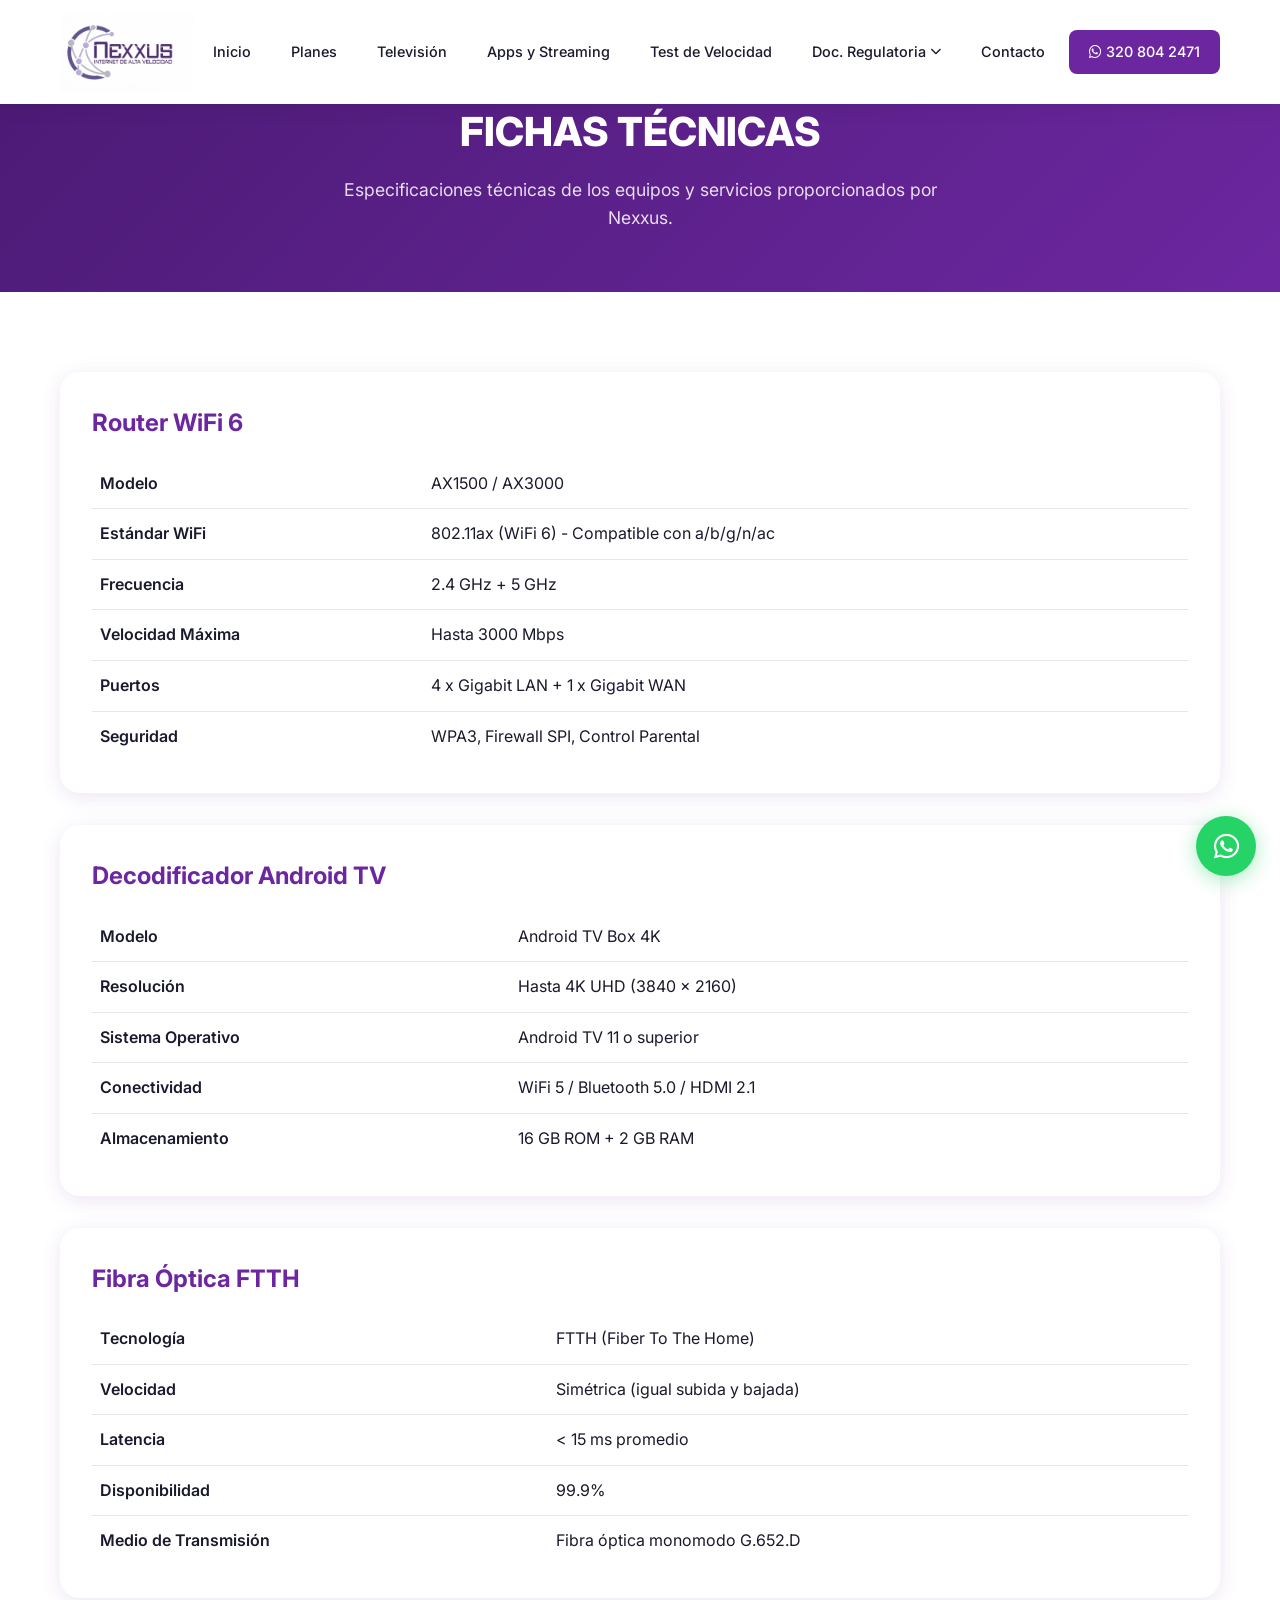
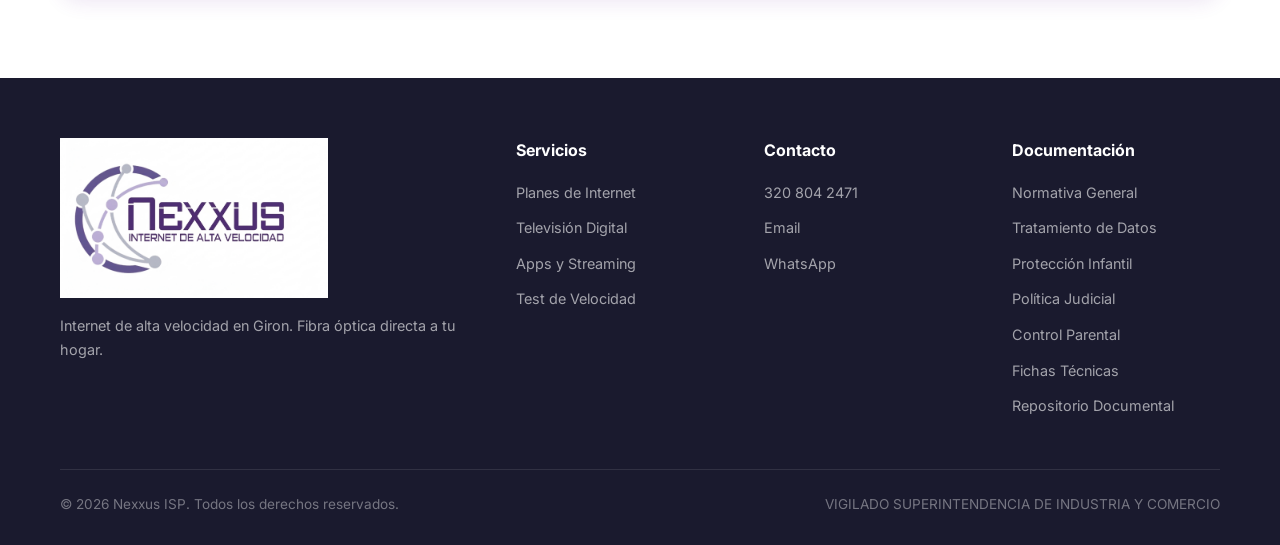
<file: datasheets.html>
<!DOCTYPE html>
<html lang="es">
<head>
    <meta charset="UTF-8">
    <meta name="viewport" content="width=device-width, initial-scale=1.0">
    <title>Fichas Técnicas - Nexxus</title>
    <link rel="stylesheet" href="css/styles.css">
    <link rel="stylesheet" href="https://cdnjs.cloudflare.com/ajax/libs/font-awesome/6.5.0/css/all.min.css">
    <link rel="preconnect" href="https://fonts.googleapis.com">
    <link rel="preconnect" href="https://fonts.gstatic.com" crossorigin>
    <link href="https://fonts.googleapis.com/css2?family=Inter:wght@400;500;600;700;800&display=swap" rel="stylesheet">
</head>
<body>
    <header class="header">
        <div class="header-inner">
            <a href="index.html" class="logo"><img src="LOGO NETXUS 1.png" alt="Nexxus"></a>
            <button class="menu-toggle" aria-label="Menú"><i class="fas fa-bars"></i></button>
            <nav class="nav">
                <a href="index.html">Inicio</a>
                <a href="index.html#planes">Planes</a>
                <a href="tv.html">Televisión</a>
                <a href="apps.html">Apps y Streaming</a>
                <a href="speedtest.html">Test de Velocidad</a>
                <div class="nav-dropdown">
                    <a href="#" class="dropdown-toggle">Doc. Regulatoria <i class="fas fa-chevron-down"></i></a>
                    <div class="dropdown-menu">
                        <a href="normatividad.html">Normativa General</a>
                        <a href="tratamiento-datos.html">Tratamiento de Datos</a>
                        <a href="proteccion-infantil.html">Protección Infantil</a>
                        <a href="politica-judicial.html">Política Judicial</a>
                        <a href="control-parental.html">Control Parental</a>
                        <a href="datasheets.html">Fichas Técnicas</a>
                        <a href="repositorio-documental.html">Repositorio Documental</a>
                    </div>
                </div>
                <a href="contacto.html">Contacto</a>
                <a href="https://wa.me/573208042471" class="btn-nav" target="_blank"><i class="fab fa-whatsapp"></i> 320 804 2471</a>
            </nav>
        </div>
    </header>

    <section class="page-header">
        <div class="container">
            <h1>FICHAS TÉCNICAS</h1>
            <p>Especificaciones técnicas de los equipos y servicios proporcionados por Nexxus.</p>
        </div>
    </section>

    <section class="section">
        <div class="container">
            <div style="background: var(--white); border-radius: var(--radius-lg); box-shadow: var(--shadow); padding: 32px; margin-bottom: 32px;">
                <h2 style="color: var(--primary); margin-bottom: 16px;">Router WiFi 6</h2>
                <table style="width: 100%; border-collapse: collapse;">
                    <tr style="border-bottom: 1px solid var(--border);">
                        <td style="padding: 12px 8px; font-weight: 600;">Modelo</td>
                        <td style="padding: 12px 8px;">AX1500 / AX3000</td>
                    </tr>
                    <tr style="border-bottom: 1px solid var(--border);">
                        <td style="padding: 12px 8px; font-weight: 600;">Estándar WiFi</td>
                        <td style="padding: 12px 8px;">802.11ax (WiFi 6) - Compatible con a/b/g/n/ac</td>
                    </tr>
                    <tr style="border-bottom: 1px solid var(--border);">
                        <td style="padding: 12px 8px; font-weight: 600;">Frecuencia</td>
                        <td style="padding: 12px 8px;">2.4 GHz + 5 GHz</td>
                    </tr>
                    <tr style="border-bottom: 1px solid var(--border);">
                        <td style="padding: 12px 8px; font-weight: 600;">Velocidad Máxima</td>
                        <td style="padding: 12px 8px;">Hasta 3000 Mbps</td>
                    </tr>
                    <tr style="border-bottom: 1px solid var(--border);">
                        <td style="padding: 12px 8px; font-weight: 600;">Puertos</td>
                        <td style="padding: 12px 8px;">4 x Gigabit LAN + 1 x Gigabit WAN</td>
                    </tr>
                    <tr>
                        <td style="padding: 12px 8px; font-weight: 600;">Seguridad</td>
                        <td style="padding: 12px 8px;">WPA3, Firewall SPI, Control Parental</td>
                    </tr>
                </table>
            </div>

            <div style="background: var(--white); border-radius: var(--radius-lg); box-shadow: var(--shadow); padding: 32px; margin-bottom: 32px;">
                <h2 style="color: var(--primary); margin-bottom: 16px;">Decodificador Android TV</h2>
                <table style="width: 100%; border-collapse: collapse;">
                    <tr style="border-bottom: 1px solid var(--border);">
                        <td style="padding: 12px 8px; font-weight: 600;">Modelo</td>
                        <td style="padding: 12px 8px;">Android TV Box 4K</td>
                    </tr>
                    <tr style="border-bottom: 1px solid var(--border);">
                        <td style="padding: 12px 8px; font-weight: 600;">Resolución</td>
                        <td style="padding: 12px 8px;">Hasta 4K UHD (3840 x 2160)</td>
                    </tr>
                    <tr style="border-bottom: 1px solid var(--border);">
                        <td style="padding: 12px 8px; font-weight: 600;">Sistema Operativo</td>
                        <td style="padding: 12px 8px;">Android TV 11 o superior</td>
                    </tr>
                    <tr style="border-bottom: 1px solid var(--border);">
                        <td style="padding: 12px 8px; font-weight: 600;">Conectividad</td>
                        <td style="padding: 12px 8px;">WiFi 5 / Bluetooth 5.0 / HDMI 2.1</td>
                    </tr>
                    <tr>
                        <td style="padding: 12px 8px; font-weight: 600;">Almacenamiento</td>
                        <td style="padding: 12px 8px;">16 GB ROM + 2 GB RAM</td>
                    </tr>
                </table>
            </div>

            <div style="background: var(--white); border-radius: var(--radius-lg); box-shadow: var(--shadow); padding: 32px;">
                <h2 style="color: var(--primary); margin-bottom: 16px;">Fibra Óptica FTTH</h2>
                <table style="width: 100%; border-collapse: collapse;">
                    <tr style="border-bottom: 1px solid var(--border);">
                        <td style="padding: 12px 8px; font-weight: 600;">Tecnología</td>
                        <td style="padding: 12px 8px;">FTTH (Fiber To The Home)</td>
                    </tr>
                    <tr style="border-bottom: 1px solid var(--border);">
                        <td style="padding: 12px 8px; font-weight: 600;">Velocidad</td>
                        <td style="padding: 12px 8px;">Simétrica (igual subida y bajada)</td>
                    </tr>
                    <tr style="border-bottom: 1px solid var(--border);">
                        <td style="padding: 12px 8px; font-weight: 600;">Latencia</td>
                        <td style="padding: 12px 8px;">&lt; 15 ms promedio</td>
                    </tr>
                    <tr style="border-bottom: 1px solid var(--border);">
                        <td style="padding: 12px 8px; font-weight: 600;">Disponibilidad</td>
                        <td style="padding: 12px 8px;">99.9%</td>
                    </tr>
                    <tr>
                        <td style="padding: 12px 8px; font-weight: 600;">Medio de Transmisión</td>
                        <td style="padding: 12px 8px;">Fibra óptica monomodo G.652.D</td>
                    </tr>
                </table>
            </div>
        </div>
    </section>

    <footer class="footer">
        <div class="container">
            <div class="footer-grid">
                <div class="footer-brand"><a href="index.html" class="logo"><img src="LOGO NETXUS 1.png" alt="Nexxus" style="height: 160px;"></a><p>Internet de alta velocidad en Giron. Fibra óptica directa a tu hogar.</p></div>
                <div><h4>Servicios</h4><ul class="footer-links"><li><a href="index.html#planes">Planes de Internet</a></li><li><a href="tv.html">Televisión Digital</a></li><li><a href="apps.html">Apps y Streaming</a></li><li><a href="speedtest.html">Test de Velocidad</a></li></ul></div>
                <div><h4>Contacto</h4><ul class="footer-links"><li><a href="tel:3208042471">320 804 2471</a></li><li><a href="mailto:Nexxussycdeinternet@gmail.com">Email</a></li><li><a href="https://wa.me/573208042471">WhatsApp</a></li></ul></div>
                <div><h4>Documentación</h4><ul class="footer-links"><li><a href="normatividad.html">Normativa General</a></li><li><a href="tratamiento-datos.html">Tratamiento de Datos</a></li><li><a href="proteccion-infantil.html">Protección Infantil</a></li><li><a href="politica-judicial.html">Política Judicial</a></li><li><a href="control-parental.html">Control Parental</a></li><li><a href="datasheets.html">Fichas Técnicas</a></li><li><a href="repositorio-documental.html">Repositorio Documental</a></li></ul></div>
            </div>
            <div class="footer-bottom"><p>&copy; 2026 Nexxus ISP. Todos los derechos reservados.</p><p>VIGILADO SUPERINTENDENCIA DE INDUSTRIA Y COMERCIO</p></div>
        </div>
    </footer>

    <a href="https://wa.me/573208042471" class="whatsapp-float" target="_blank" aria-label="WhatsApp"><i class="fab fa-whatsapp"></i></a>
    <script src="js/script.js"></script>
</body>
</html>
</file>
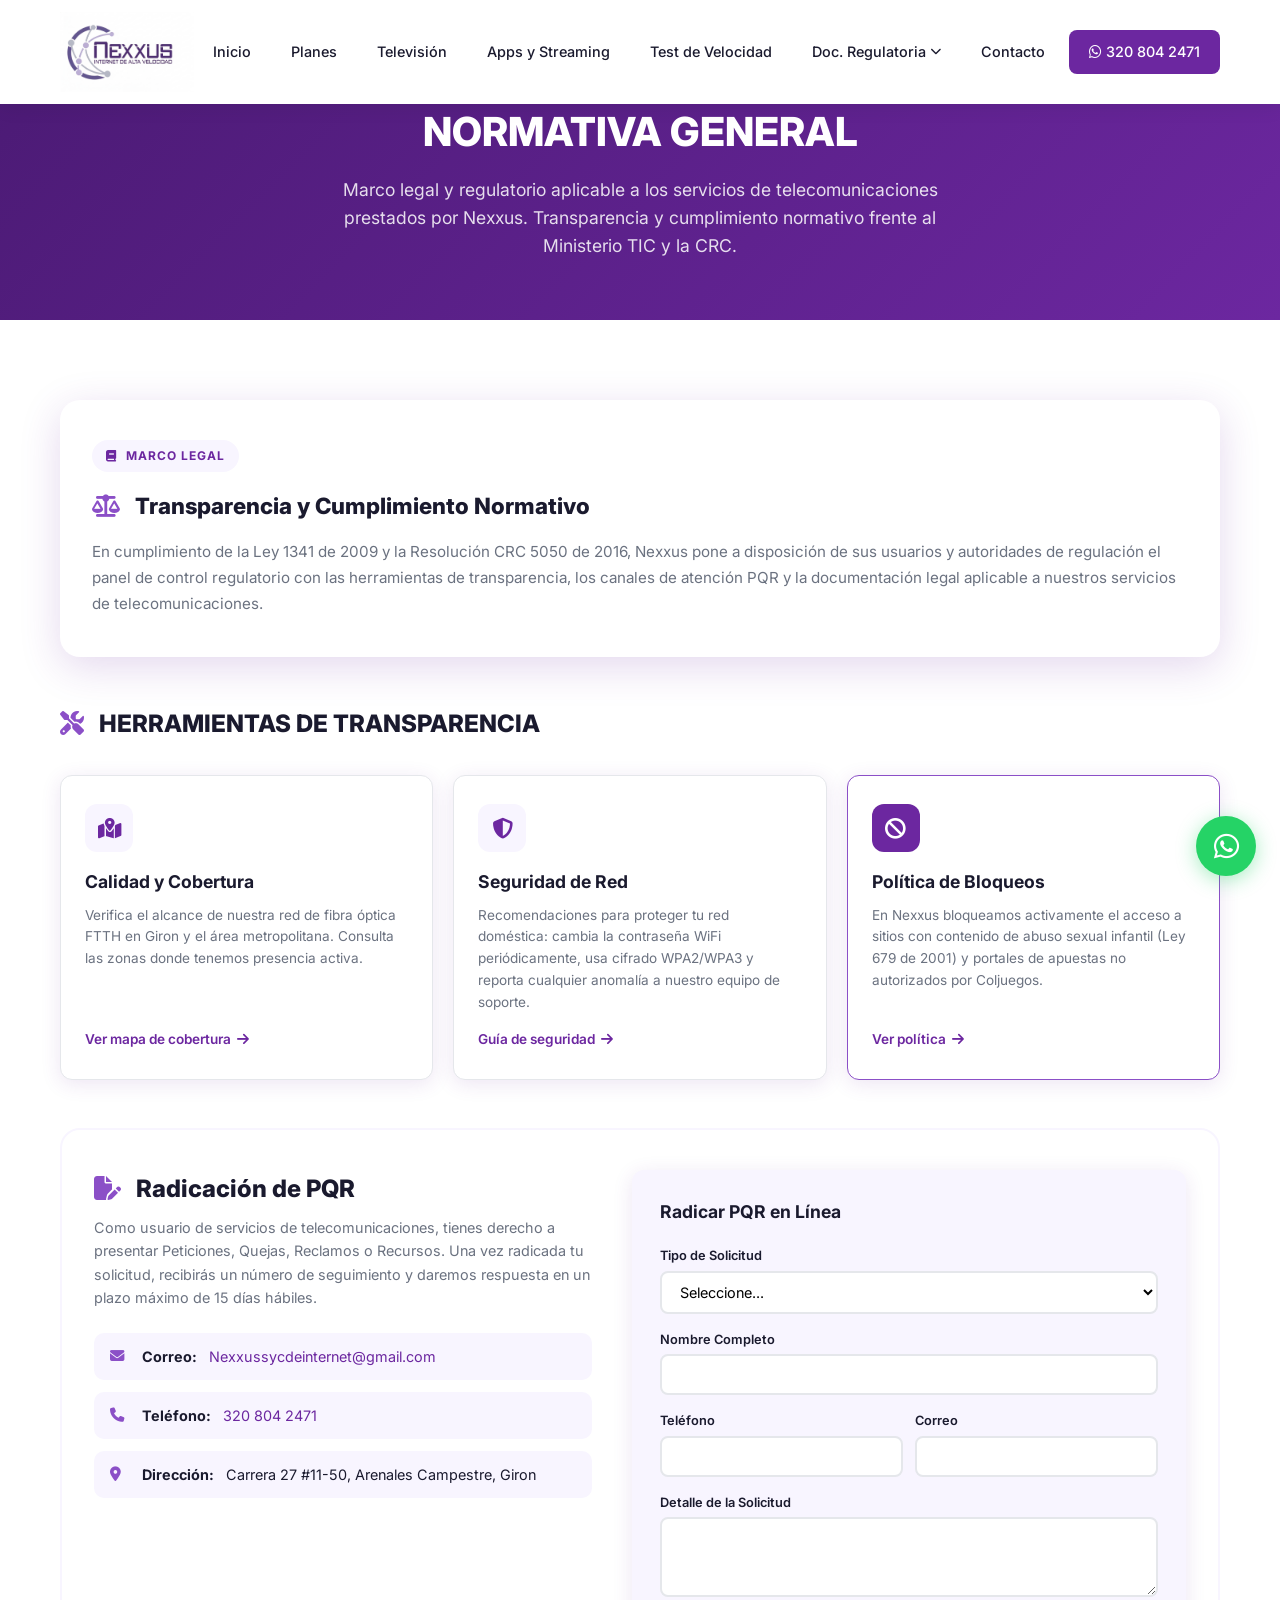
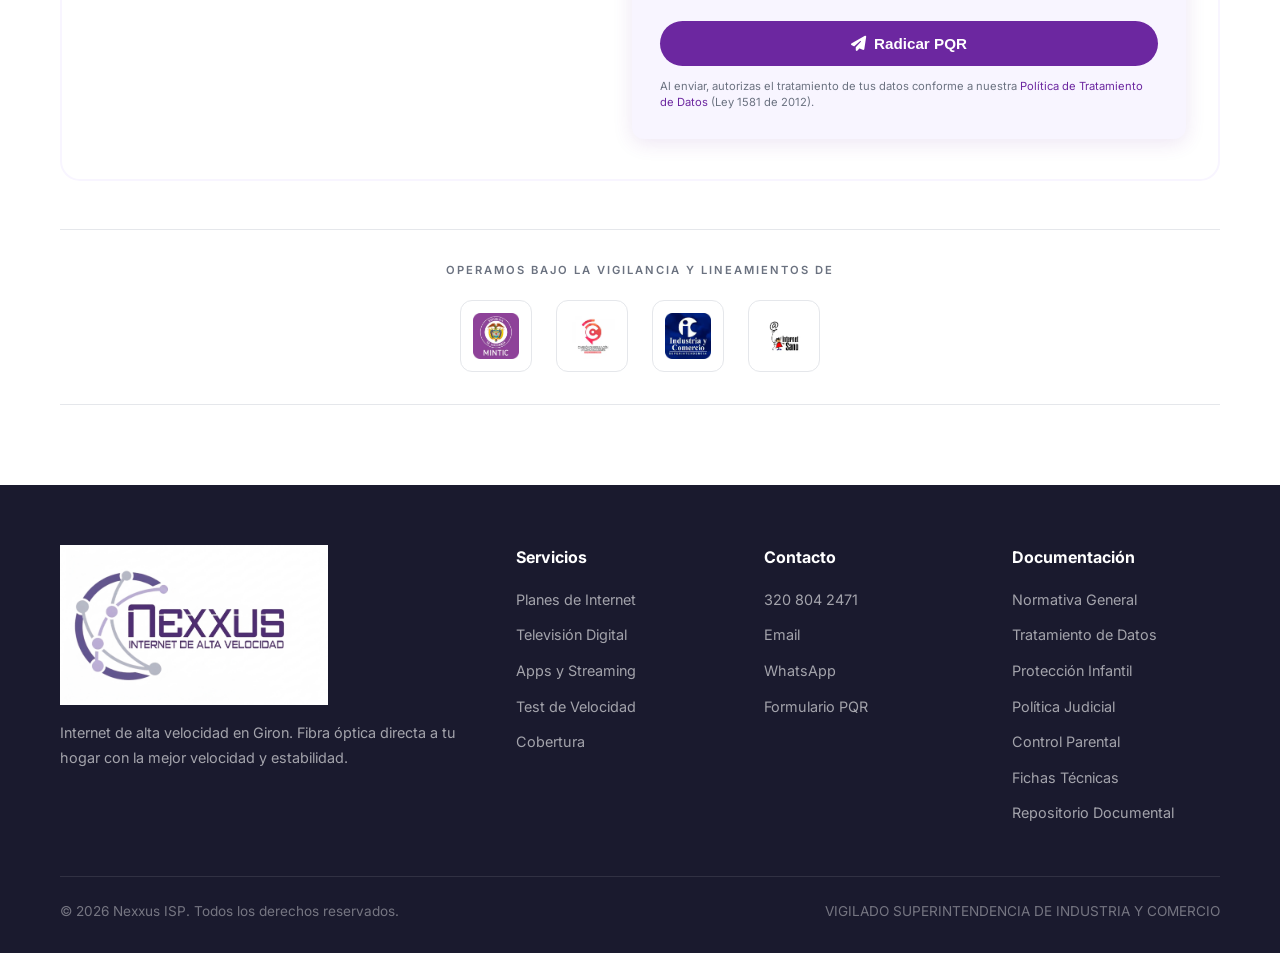
<file: normatividad.html>
<!DOCTYPE html>
<html lang="es">
<head>
    <meta charset="UTF-8">
    <meta name="viewport" content="width=device-width, initial-scale=1.0">
    <title>Normativa General - Nexxus</title>
    <meta name="description" content="Marco legal y regulatorio aplicable a los servicios de telecomunicaciones prestados por Nexxus. Ley 1341 de 2009, CRC 5050, y más.">
    <link rel="stylesheet" href="css/styles.css">
    <link rel="stylesheet" href="https://cdnjs.cloudflare.com/ajax/libs/font-awesome/6.5.0/css/all.min.css">
    <link rel="preconnect" href="https://fonts.googleapis.com">
    <link rel="preconnect" href="https://fonts.gstatic.com" crossorigin>
    <link href="https://fonts.googleapis.com/css2?family=Inter:wght@400;500;600;700;800&display=swap" rel="stylesheet">
    <style>
        .legal-card { background: var(--white); border-radius: var(--radius-lg); box-shadow: var(--shadow-lg); padding: 40px 32px; position: relative; overflow: hidden; }
        .legal-card-badge { display: inline-flex; align-items: center; gap: 8px; background: var(--primary-bg); color: var(--primary); padding: 6px 14px; border-radius: 50px; font-size: 0.75rem; font-weight: 700; letter-spacing: 1px; text-transform: uppercase; margin-bottom: 16px; }
        .legal-card h2 { font-size: 1.4rem; font-weight: 800; color: var(--dark); margin-bottom: 16px; }
        .legal-card p { font-size: 0.95rem; color: var(--gray); line-height: 1.7; }

        .tools-grid { display: grid; grid-template-columns: repeat(3, 1fr); gap: 20px; margin-top: 32px; }
        .tool-card { background: var(--white); border-radius: var(--radius); box-shadow: var(--shadow); padding: 28px 24px; border: 1px solid var(--border); transition: all 0.3s ease; display: flex; flex-direction: column; }
        .tool-card:hover { transform: translateY(-6px); box-shadow: var(--shadow-lg); border-color: var(--primary-light); }
        .tool-card .icon { width: 48px; height: 48px; border-radius: var(--radius); background: var(--primary-bg); color: var(--primary); display: flex; align-items: center; justify-content: center; font-size: 1.3rem; margin-bottom: 16px; }
        .tool-card h3 { font-size: 1.1rem; font-weight: 700; margin-bottom: 8px; }
        .tool-card p { font-size: 0.85rem; color: var(--gray); line-height: 1.6; flex-grow: 1; margin-bottom: 16px; }
        .tool-card a { font-size: 0.85rem; font-weight: 600; color: var(--primary); text-decoration: none; display: inline-flex; align-items: center; gap: 6px; transition: all 0.3s; }
        .tool-card a:hover { color: var(--primary-dark); gap: 10px; }

        .pqr-section { margin-top: 48px; background: var(--white); border: 2px solid var(--primary-bg); border-radius: var(--radius-lg); padding: 40px 32px; display: flex; flex-wrap: wrap; gap: 40px; align-items: flex-start; }
        .pqr-info { flex: 1; min-width: 280px; }
        .pqr-info h2 { font-size: 1.5rem; font-weight: 800; margin-bottom: 8px; }
        .pqr-info p { font-size: 0.9rem; color: var(--gray); line-height: 1.6; margin-bottom: 24px; }
        .pqr-contact { display: flex; flex-direction: column; gap: 12px; }
        .pqr-contact .item { display: flex; align-items: center; gap: 12px; padding: 12px 16px; background: var(--primary-bg); border-radius: 10px; font-size: 0.9rem; }
        .pqr-contact .item i { width: 20px; color: var(--primary-light); }
        .pqr-contact .item strong { color: var(--dark); }
        .pqr-contact .item a { color: var(--primary); text-decoration: none; }
        .pqr-contact .item a:hover { text-decoration: underline; }

        .pqr-form { flex: 1; min-width: 280px; background: var(--primary-bg); border-radius: var(--radius); padding: 28px; }
        .pqr-form h3 { font-size: 1.1rem; font-weight: 700; margin-bottom: 20px; }
        .pqr-form label { display: block; font-size: 0.8rem; font-weight: 600; margin-bottom: 4px; color: var(--dark); }
        .pqr-form input, .pqr-form select, .pqr-form textarea { width: 100%; padding: 10px 14px; border: 2px solid var(--border); border-radius: 8px; font-size: 0.9rem; font-family: inherit; margin-bottom: 16px; transition: all 0.3s; background: var(--white); }
        .pqr-form input:focus, .pqr-form select:focus, .pqr-form textarea:focus { outline: none; border-color: var(--primary); box-shadow: 0 0 0 3px rgba(108,39,160,0.1); }
        .pqr-form textarea { min-height: 80px; resize: vertical; }
        .pqr-form .btn { width: 100%; justify-content: center; }
        .pqr-form .privacy-note { font-size: 0.7rem; color: var(--gray); margin-top: 12px; line-height: 1.5; }
        .pqr-form .privacy-note a { color: var(--primary); }

        .entity-band { margin-top: 48px; padding: 32px 0; border-top: 1px solid var(--border); border-bottom: 1px solid var(--border); }
        .entity-band p { text-align: center; font-size: 0.7rem; color: var(--gray); letter-spacing: 2px; text-transform: uppercase; margin-bottom: 20px; font-weight: 600; }
        .entity-logos { display: flex; flex-wrap: wrap; justify-content: center; gap: 24px; }
        .entity-logo { width: 72px; height: 72px; border-radius: var(--radius); background: var(--white); border: 1px solid var(--border); display: flex; align-items: center; justify-content: center; transition: all 0.3s; text-decoration: none; padding: 12px; }
        .entity-logo:hover { transform: scale(1.15); border-color: var(--primary-light); box-shadow: var(--shadow); }
        .entity-logo img { width: 100%; height: 100%; object-fit: contain; }

        @media (max-width: 768px) {
            .tools-grid { grid-template-columns: 1fr; }
        }
    </style>
</head>
<body>
    <header class="header">
        <div class="header-inner">
            <a href="index.html" class="logo"><img src="LOGO NETXUS 1.png" alt="Nexxus"></a>
            <button class="menu-toggle" aria-label="Menú"><i class="fas fa-bars"></i></button>
            <nav class="nav">
                <a href="index.html">Inicio</a>
                <a href="index.html#planes">Planes</a>
                <a href="tv.html">Televisión</a>
                <a href="apps.html">Apps y Streaming</a>
                <a href="speedtest.html">Test de Velocidad</a>
                <div class="nav-dropdown">
                    <a href="#" class="dropdown-toggle">Doc. Regulatoria <i class="fas fa-chevron-down"></i></a>
                    <div class="dropdown-menu">
                        <a href="normatividad.html">Normativa General</a>
                        <a href="tratamiento-datos.html">Tratamiento de Datos</a>
                        <a href="proteccion-infantil.html">Protección Infantil</a>
                        <a href="politica-judicial.html">Política Judicial</a>
                        <a href="control-parental.html">Control Parental</a>
                        <a href="datasheets.html">Fichas Técnicas</a>
                        <a href="repositorio-documental.html">Repositorio Documental</a>
                    </div>
                </div>
                <a href="contacto.html">Contacto</a>
                <a href="https://wa.me/573208042471" class="btn-nav" target="_blank"><i class="fab fa-whatsapp"></i> 320 804 2471</a>
            </nav>
        </div>
    </header>

    <section class="page-header">
        <div class="container">
            <h1>NORMATIVA GENERAL</h1>
            <p>Marco legal y regulatorio aplicable a los servicios de telecomunicaciones prestados por Nexxus. Transparencia y cumplimiento normativo frente al Ministerio TIC y la CRC.</p>
        </div>
    </section>

    <section class="section">
        <div class="container">

            <div class="legal-card">
                <div class="legal-card-badge"><i class="fas fa-book"></i> Marco Legal</div>
                <h2><i class="fas fa-scale-balanced" style="color: var(--primary-light); margin-right: 10px;"></i> Transparencia y Cumplimiento Normativo</h2>
                <p>En cumplimiento de la Ley 1341 de 2009 y la Resolución CRC 5050 de 2016, Nexxus pone a disposición de sus usuarios y autoridades de regulación el panel de control regulatorio con las herramientas de transparencia, los canales de atención PQR y la documentación legal aplicable a nuestros servicios de telecomunicaciones.</p>
            </div>

            <h2 style="font-size: 1.5rem; font-weight: 800; margin-top: 48px; margin-bottom: 8px;"><i class="fas fa-screwdriver-wrench" style="color: var(--primary-light); margin-right: 10px;"></i> HERRAMIENTAS DE TRANSPARENCIA</h2>

            <div class="tools-grid">
                <div class="tool-card">
                    <div class="icon"><i class="fas fa-map-location-dot"></i></div>
                    <h3>Calidad y Cobertura</h3>
                    <p>Verifica el alcance de nuestra red de fibra óptica FTTH en Giron y el área metropolitana. Consulta las zonas donde tenemos presencia activa.</p>
                    <a href="index.html#cobertura">Ver mapa de cobertura <i class="fas fa-arrow-right"></i></a>
                </div>
                <div class="tool-card">
                    <div class="icon"><i class="fas fa-shield-halved"></i></div>
                    <h3>Seguridad de Red</h3>
                    <p>Recomendaciones para proteger tu red doméstica: cambia la contraseña WiFi periódicamente, usa cifrado WPA2/WPA3 y reporta cualquier anomalía a nuestro equipo de soporte.</p>
                    <a href="control-parental.html">Guía de seguridad <i class="fas fa-arrow-right"></i></a>
                </div>
                <div class="tool-card" style="border-color: var(--primary-light);">
                    <div class="icon" style="background: var(--primary); color: var(--white);"><i class="fas fa-ban"></i></div>
                    <h3>Política de Bloqueos</h3>
                    <p>En Nexxus bloqueamos activamente el acceso a sitios con contenido de abuso sexual infantil (Ley 679 de 2001) y portales de apuestas no autorizados por Coljuegos.</p>
                    <a href="ley_679_de_2001.pdf" target="_blank">Ver política <i class="fas fa-arrow-right"></i></a>
                </div>
            </div>

            <div class="pqr-section">
                <div class="pqr-info">
                    <h2><i class="fas fa-file-pen" style="color: var(--primary-light); margin-right: 10px;"></i> Radicación de PQR</h2>
                    <p>Como usuario de servicios de telecomunicaciones, tienes derecho a presentar Peticiones, Quejas, Reclamos o Recursos. Una vez radicada tu solicitud, recibirás un número de seguimiento y daremos respuesta en un plazo máximo de 15 días hábiles.</p>
                    <div class="pqr-contact">
                        <div class="item"><i class="fas fa-envelope"></i> <strong>Correo:</strong> <a href="mailto:Nexxussycdeinternet@gmail.com">Nexxussycdeinternet@gmail.com</a></div>
                        <div class="item"><i class="fas fa-phone"></i> <strong>Teléfono:</strong> <a href="tel:3208042471">320 804 2471</a></div>
                        <div class="item"><i class="fas fa-location-dot"></i> <strong>Dirección:</strong> Carrera 27 #11-50, Arenales Campestre, Giron</div>
                    </div>
                </div>
                <div class="pqr-form">
                    <h3>Radicar PQR en Línea</h3>
                    <form action="https://formsubmit.co/Nexxussycdeinternet@gmail.com" method="POST">
                        <input type="hidden" name="_captcha" value="false">
                        <input type="hidden" name="_next" value="https://wa.me/573208042471">
                        <label>Tipo de Solicitud</label>
                        <select name="Tipo" required>
                            <option value="">Seleccione...</option>
                            <option>Petición</option>
                            <option>Queja</option>
                            <option>Reclamo</option>
                            <option>Recurso de Reposición</option>
                        </select>
                        <label>Nombre Completo</label>
                        <input type="text" name="Nombre" required>
                        <div style="display: grid; grid-template-columns: 1fr 1fr; gap: 12px;">
                            <div>
                                <label>Teléfono</label>
                                <input type="tel" name="Telefono" required>
                            </div>
                            <div>
                                <label>Correo</label>
                                <input type="email" name="Correo" required>
                            </div>
                        </div>
                        <label>Detalle de la Solicitud</label>
                        <textarea name="Mensaje" required></textarea>
                        <button type="submit" class="btn btn-purple"><i class="fas fa-paper-plane"></i> Radicar PQR</button>
                        <div class="privacy-note">
                            Al enviar, autorizas el tratamiento de tus datos conforme a nuestra <a href="tratamiento-datos.html">Política de Tratamiento de Datos</a> (Ley 1581 de 2012).
                        </div>
                    </form>
                </div>
            </div>

            <div class="entity-band">
                <p>Operamos bajo la vigilancia y lineamientos de</p>
                <div class="entity-logos">
                    <a href="https://www.mintic.gov.co/" target="_blank" class="entity-logo" title="Ministerio TIC"><img src="logos/mintic.webp" alt="MinTIC"></a>
                    <a href="https://www.crcom.gov.co/" target="_blank" class="entity-logo" title="Comisión de Regulación de Comunicaciones"><img src="logos/crc.webp" alt="CRC"></a>
                    <a href="https://www.sic.gov.co/" target="_blank" class="entity-logo" title="Superintendencia de Industria y Comercio"><img src="logos/superintendencia.webp" alt="SIC"></a>
                    <a href="https://www.enticconfio.gov.co/" target="_blank" class="entity-logo" title="En TIC Confío"><img src="logos/internetsano.webp" alt="Internet Sano"></a>
                </div>
            </div>

        </div>
    </section>

    <footer class="footer">
        <div class="container">
            <div class="footer-grid">
                <div class="footer-brand"><a href="index.html" class="logo"><img src="LOGO NETXUS 1.png" alt="Nexxus" style="height: 160px;"></a><p>Internet de alta velocidad en Giron. Fibra óptica directa a tu hogar con la mejor velocidad y estabilidad.</p></div>
                <div><h4>Servicios</h4><ul class="footer-links"><li><a href="index.html#planes">Planes de Internet</a></li><li><a href="tv.html">Televisión Digital</a></li><li><a href="apps.html">Apps y Streaming</a></li><li><a href="speedtest.html">Test de Velocidad</a></li><li><a href="index.html#cobertura">Cobertura</a></li></ul></div>
                <div><h4>Contacto</h4><ul class="footer-links"><li><a href="tel:3208042471">320 804 2471</a></li><li><a href="mailto:Nexxussycdeinternet@gmail.com">Email</a></li><li><a href="https://wa.me/573208042471">WhatsApp</a></li><li><a href="contacto.html">Formulario PQR</a></li></ul></div>
                <div><h4>Documentación</h4><ul class="footer-links"><li><a href="normatividad.html">Normativa General</a></li><li><a href="tratamiento-datos.html">Tratamiento de Datos</a></li><li><a href="proteccion-infantil.html">Protección Infantil</a></li><li><a href="politica-judicial.html">Política Judicial</a></li><li><a href="control-parental.html">Control Parental</a></li><li><a href="datasheets.html">Fichas Técnicas</a></li><li><a href="repositorio-documental.html">Repositorio Documental</a></li></ul></div>
            </div>
            <div class="footer-bottom"><p>&copy; 2026 Nexxus ISP. Todos los derechos reservados.</p><p>VIGILADO SUPERINTENDENCIA DE INDUSTRIA Y COMERCIO</p></div>
        </div>
    </footer>

    <a href="https://wa.me/573208042471" class="whatsapp-float" target="_blank" aria-label="WhatsApp"><i class="fab fa-whatsapp"></i></a>
    <script src="js/script.js"></script>
</body>
</html>
</file>
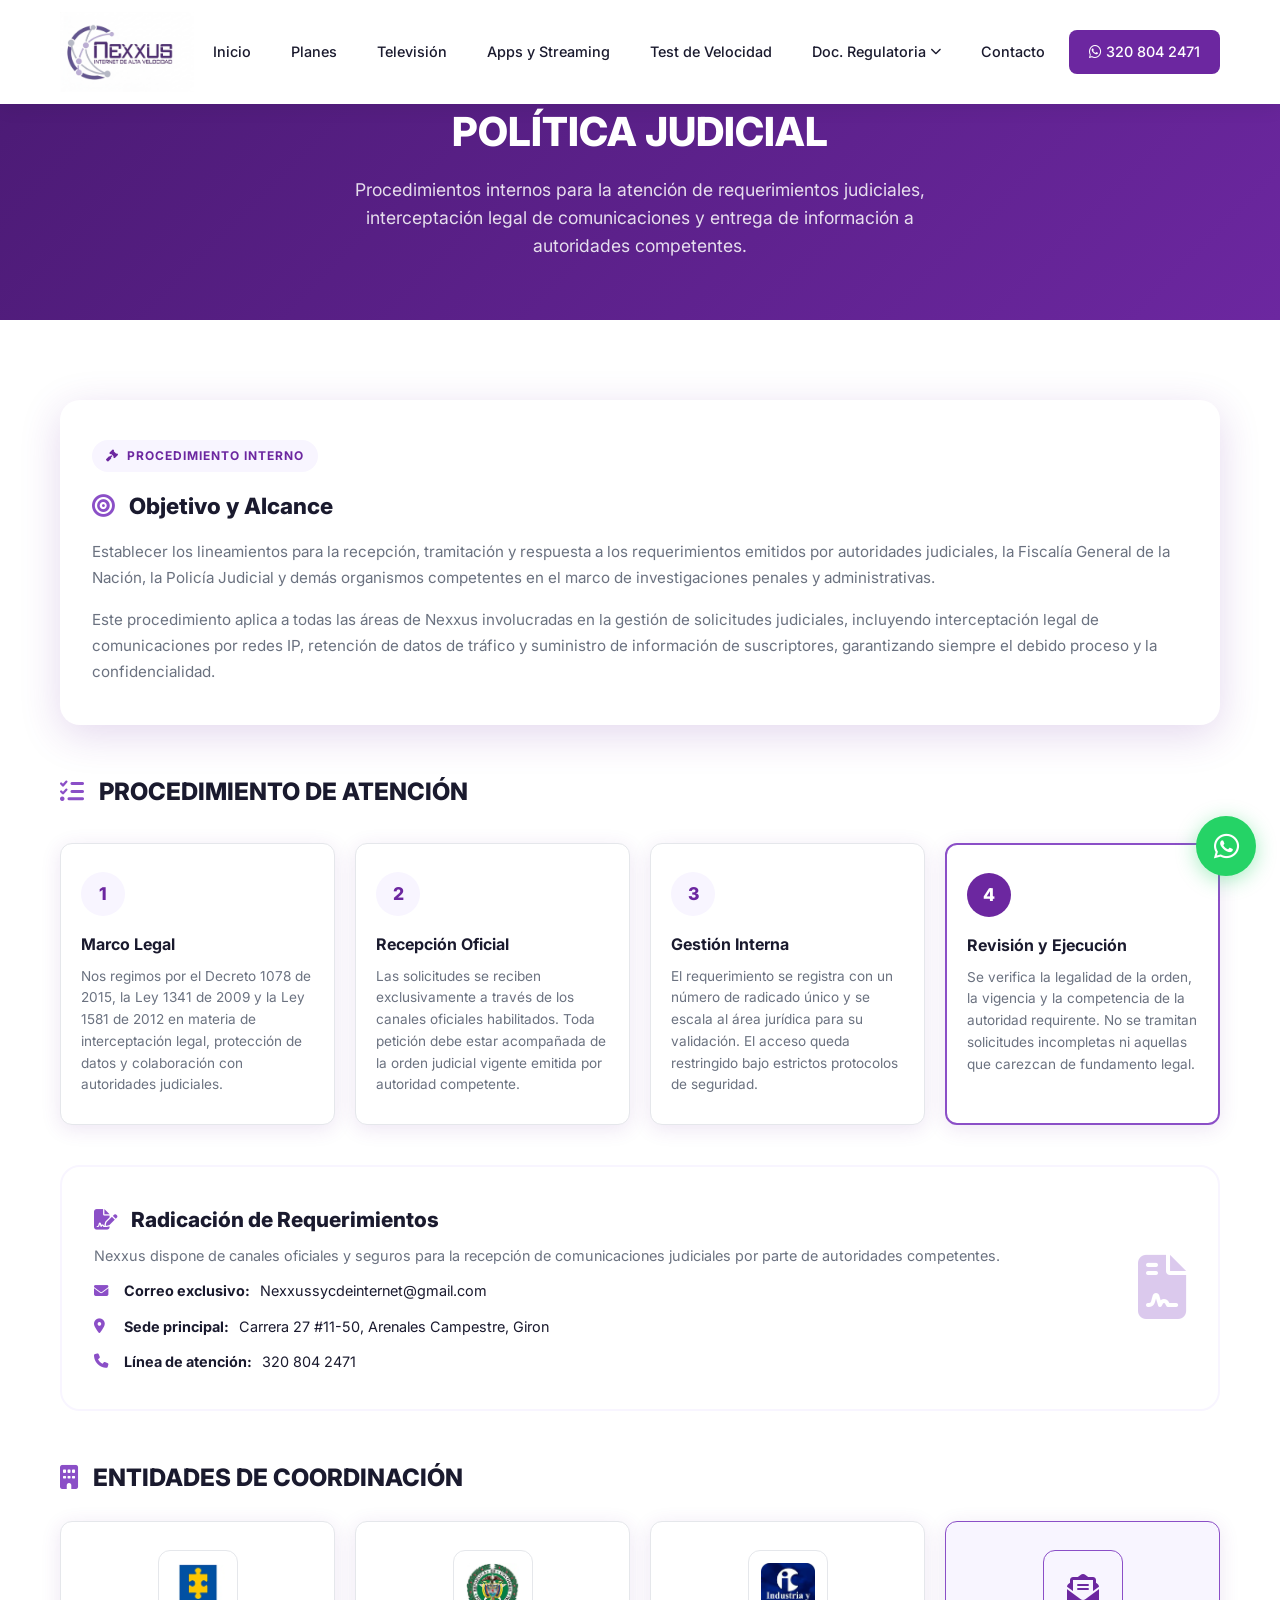
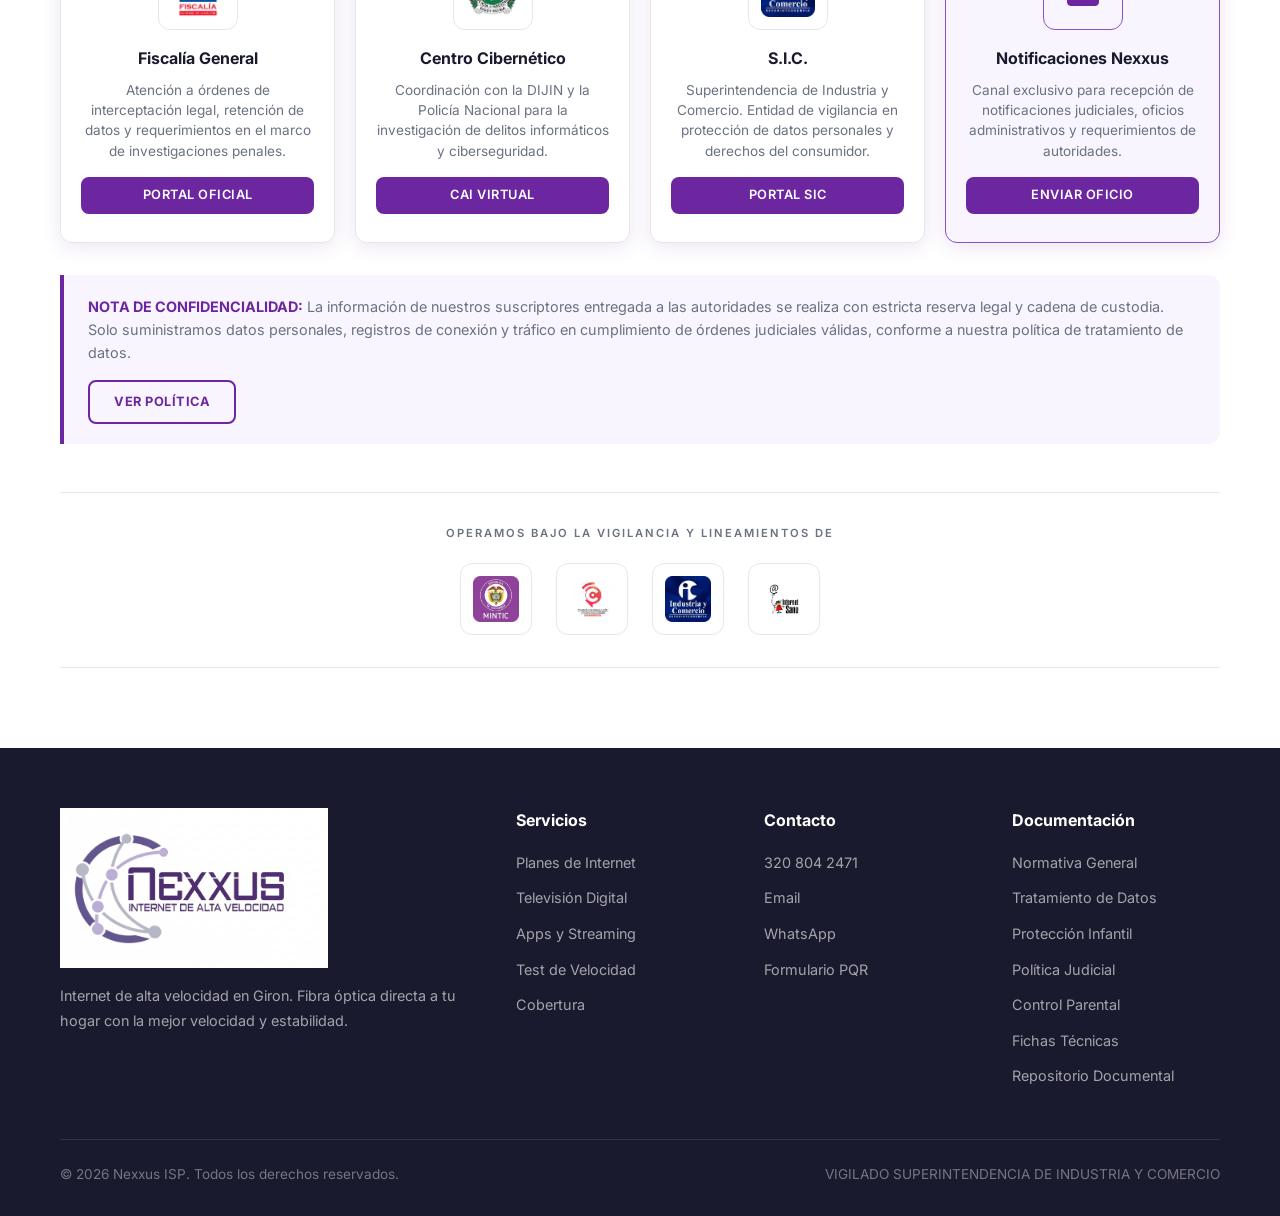
<file: politica-judicial.html>
<!DOCTYPE html>
<html lang="es">
<head>
    <meta charset="UTF-8">
    <meta name="viewport" content="width=device-width, initial-scale=1.0">
    <title>Política Judicial - Nexxus</title>
    <meta name="description" content="Procedimiento interno de Nexxus para la atención de requerimientos judiciales, interceptación legal y entrega de información a autoridades competentes.">
    <link rel="stylesheet" href="css/styles.css">
    <link rel="stylesheet" href="https://cdnjs.cloudflare.com/ajax/libs/font-awesome/6.5.0/css/all.min.css">
    <link rel="preconnect" href="https://fonts.googleapis.com">
    <link rel="preconnect" href="https://fonts.gstatic.com" crossorigin>
    <link href="https://fonts.googleapis.com/css2?family=Inter:wght@400;500;600;700;800&display=swap" rel="stylesheet">
    <style>
        .legal-card { background: var(--white); border-radius: var(--radius-lg); box-shadow: var(--shadow-lg); padding: 40px 32px; position: relative; overflow: hidden; }
        .legal-card-badge { display: inline-flex; align-items: center; gap: 8px; background: var(--primary-bg); color: var(--primary); padding: 6px 14px; border-radius: 50px; font-size: 0.75rem; font-weight: 700; letter-spacing: 1px; text-transform: uppercase; margin-bottom: 16px; }
        .legal-card h2 { font-size: 1.4rem; font-weight: 800; color: var(--dark); margin-bottom: 16px; }
        .legal-card p { font-size: 0.95rem; color: var(--gray); line-height: 1.7; }

        .procedure-grid { display: grid; grid-template-columns: repeat(auto-fill, minmax(220px, 1fr)); gap: 20px; margin-top: 32px; }
        .procedure-card { background: var(--white); border-radius: var(--radius); box-shadow: var(--shadow); padding: 28px 20px; border: 1px solid var(--border); transition: all 0.3s ease; position: relative; }
        .procedure-card:hover { transform: translateY(-4px); box-shadow: var(--shadow-lg); border-color: var(--primary-light); }
        .procedure-card .step { width: 44px; height: 44px; border-radius: 50%; background: var(--primary-bg); color: var(--primary); display: flex; align-items: center; justify-content: center; font-size: 1.1rem; font-weight: 800; margin-bottom: 16px; }
        .procedure-card h3 { font-size: 1rem; font-weight: 700; margin-bottom: 8px; }
        .procedure-card p { font-size: 0.85rem; color: var(--gray); line-height: 1.6; }

        .auth-grid { display: grid; grid-template-columns: repeat(auto-fill, minmax(240px, 1fr)); gap: 20px; }
        .auth-card { background: var(--white); border-radius: var(--radius); box-shadow: var(--shadow); padding: 28px 20px; text-align: center; border: 1px solid var(--border); transition: all 0.3s ease; display: flex; flex-direction: column; }
        .auth-card:hover { transform: translateY(-6px); box-shadow: var(--shadow-lg); border-color: var(--primary-light); }
        .auth-card .logo-wrap { width: 80px; height: 80px; margin: 0 auto 16px; border-radius: var(--radius); background: var(--white); border: 1px solid var(--border); display: flex; align-items: center; justify-content: center; padding: 12px; }
        .auth-card .logo-wrap img { width: 100%; height: 100%; object-fit: contain; }
        .auth-card h3 { font-size: 1rem; font-weight: 700; margin-bottom: 8px; }
        .auth-card p { font-size: 0.85rem; color: var(--gray); line-height: 1.5; margin-bottom: 16px; flex-grow: 1; }
        .auth-card .btn-sm { display: inline-block; padding: 8px 16px; border-radius: 8px; font-size: 0.8rem; font-weight: 600; background: var(--primary); color: var(--white); transition: all 0.3s; text-transform: uppercase; letter-spacing: 0.5px; text-decoration: none; }
        .auth-card .btn-sm:hover { background: var(--primary-dark); }

        .radicacion-box { margin-top: 40px; background: var(--white); border: 2px solid var(--primary-bg); border-radius: var(--radius-lg); padding: 36px 32px; display: flex; flex-wrap: wrap; align-items: center; justify-content: space-between; gap: 24px; }
        .radicacion-box h3 { font-size: 1.3rem; font-weight: 800; margin-bottom: 8px; }
        .radicacion-box p { font-size: 0.9rem; color: var(--gray); line-height: 1.6; }
        .radicacion-box .contact-item { display: flex; align-items: center; gap: 10px; margin-top: 12px; font-size: 0.9rem; }
        .radicacion-box .contact-item i { width: 20px; color: var(--primary-light); }
        .radicacion-box .contact-item strong { color: var(--dark); }
        .radicacion-box .icon-large { font-size: 4rem; color: var(--primary-light); opacity: 0.3; }

        .legal-warning { margin-top: 32px; padding: 20px 24px; border-left: 4px solid var(--primary); background: var(--primary-bg); border-radius: 0 var(--radius) var(--radius) 0; display: flex; flex-wrap: wrap; align-items: center; justify-content: space-between; gap: 16px; }
        .legal-warning p { font-size: 0.9rem; color: var(--gray); line-height: 1.6; margin: 0; }
        .legal-warning strong { color: var(--primary); }
        .legal-warning a { display: inline-block; padding: 10px 24px; border: 2px solid var(--primary); color: var(--primary); border-radius: 8px; font-size: 0.8rem; font-weight: 700; text-transform: uppercase; letter-spacing: 0.5px; transition: all 0.3s; white-space: nowrap; text-decoration: none; }
        .legal-warning a:hover { background: var(--primary); color: var(--white); }

        .entity-band { margin-top: 48px; padding: 32px 0; border-top: 1px solid var(--border); border-bottom: 1px solid var(--border); }
        .entity-band p { text-align: center; font-size: 0.7rem; color: var(--gray); letter-spacing: 2px; text-transform: uppercase; margin-bottom: 20px; font-weight: 600; }
        .entity-logos { display: flex; flex-wrap: wrap; justify-content: center; gap: 24px; }
        .entity-logo { width: 72px; height: 72px; border-radius: var(--radius); background: var(--white); border: 1px solid var(--border); display: flex; align-items: center; justify-content: center; transition: all 0.3s; text-decoration: none; padding: 12px; }
        .entity-logo:hover { transform: scale(1.15); border-color: var(--primary-light); box-shadow: var(--shadow); }
        .entity-logo img { width: 100%; height: 100%; object-fit: contain; }
    </style>
</head>
<body>
    <header class="header">
        <div class="header-inner">
            <a href="index.html" class="logo"><img src="LOGO NETXUS 1.png" alt="Nexxus"></a>
            <button class="menu-toggle" aria-label="Menú"><i class="fas fa-bars"></i></button>
            <nav class="nav">
                <a href="index.html">Inicio</a>
                <a href="index.html#planes">Planes</a>
                <a href="tv.html">Televisión</a>
                <a href="apps.html">Apps y Streaming</a>
                <a href="speedtest.html">Test de Velocidad</a>
                <div class="nav-dropdown">
                    <a href="#" class="dropdown-toggle">Doc. Regulatoria <i class="fas fa-chevron-down"></i></a>
                    <div class="dropdown-menu">
                        <a href="normatividad.html">Normativa General</a>
                        <a href="tratamiento-datos.html">Tratamiento de Datos</a>
                        <a href="proteccion-infantil.html">Protección Infantil</a>
                        <a href="politica-judicial.html">Política Judicial</a>
                        <a href="control-parental.html">Control Parental</a>
                        <a href="datasheets.html">Fichas Técnicas</a>
                        <a href="repositorio-documental.html">Repositorio Documental</a>
                    </div>
                </div>
                <a href="contacto.html">Contacto</a>
                <a href="https://wa.me/573208042471" class="btn-nav" target="_blank"><i class="fab fa-whatsapp"></i> 320 804 2471</a>
            </nav>
        </div>
    </header>

    <section class="page-header">
        <div class="container">
            <h1>POLÍTICA JUDICIAL</h1>
            <p>Procedimientos internos para la atención de requerimientos judiciales, interceptación legal de comunicaciones y entrega de información a autoridades competentes.</p>
        </div>
    </section>

    <section class="section">
        <div class="container">

            <div class="legal-card">
                <div class="legal-card-badge"><i class="fas fa-gavel"></i> Procedimiento Interno</div>
                <h2><i class="fas fa-bullseye" style="color: var(--primary-light); margin-right: 10px;"></i> Objetivo y Alcance</h2>
                <p>Establecer los lineamientos para la recepción, tramitación y respuesta a los requerimientos emitidos por autoridades judiciales, la Fiscalía General de la Nación, la Policía Judicial y demás organismos competentes en el marco de investigaciones penales y administrativas.</p>
                <p style="margin-top: 16px;">Este procedimiento aplica a todas las áreas de Nexxus involucradas en la gestión de solicitudes judiciales, incluyendo interceptación legal de comunicaciones por redes IP, retención de datos de tráfico y suministro de información de suscriptores, garantizando siempre el debido proceso y la confidencialidad.</p>
            </div>

            <h2 style="font-size: 1.5rem; font-weight: 800; margin-top: 48px; margin-bottom: 8px;"><i class="fas fa-list-check" style="color: var(--primary-light); margin-right: 10px;"></i> PROCEDIMIENTO DE ATENCIÓN</h2>

            <div class="procedure-grid">
                <div class="procedure-card">
                    <div class="step">1</div>
                    <h3>Marco Legal</h3>
                    <p>Nos regimos por el Decreto 1078 de 2015, la Ley 1341 de 2009 y la Ley 1581 de 2012 en materia de interceptación legal, protección de datos y colaboración con autoridades judiciales.</p>
                </div>
                <div class="procedure-card">
                    <div class="step">2</div>
                    <h3>Recepción Oficial</h3>
                    <p>Las solicitudes se reciben exclusivamente a través de los canales oficiales habilitados. Toda petición debe estar acompañada de la orden judicial vigente emitida por autoridad competente.</p>
                </div>
                <div class="procedure-card">
                    <div class="step">3</div>
                    <h3>Gestión Interna</h3>
                    <p>El requerimiento se registra con un número de radicado único y se escala al área jurídica para su validación. El acceso queda restringido bajo estrictos protocolos de seguridad.</p>
                </div>
                <div class="procedure-card" style="border-color: var(--primary-light); border-width: 2px;">
                    <div class="step" style="background: var(--primary); color: var(--white);">4</div>
                    <h3>Revisión y Ejecución</h3>
                    <p>Se verifica la legalidad de la orden, la vigencia y la competencia de la autoridad requirente. No se tramitan solicitudes incompletas ni aquellas que carezcan de fundamento legal.</p>
                </div>
            </div>

            <div class="radicacion-box">
                <div>
                    <h3><i class="fas fa-file-signature" style="color: var(--primary-light); margin-right: 10px;"></i> Radicación de Requerimientos</h3>
                    <p>Nexxus dispone de canales oficiales y seguros para la recepción de comunicaciones judiciales por parte de autoridades competentes.</p>
                    <div class="contact-item"><i class="fas fa-envelope"></i> <strong>Correo exclusivo:</strong> Nexxussycdeinternet@gmail.com</div>
                    <div class="contact-item"><i class="fas fa-map-marker-alt"></i> <strong>Sede principal:</strong> Carrera 27 #11-50, Arenales Campestre, Giron</div>
                    <div class="contact-item"><i class="fas fa-phone"></i> <strong>Línea de atención:</strong> 320 804 2471</div>
                </div>
                <div class="icon-large"><i class="fas fa-file-contract"></i></div>
            </div>

            <h2 style="font-size: 1.5rem; font-weight: 800; margin-top: 48px; margin-bottom: 24px;"><i class="fas fa-building" style="color: var(--primary-light); margin-right: 10px;"></i> ENTIDADES DE COORDINACIÓN</h2>

            <div class="auth-grid">
                <div class="auth-card">
                    <div class="logo-wrap"><img src="logos/fiscalia.webp" alt="Fiscalía General"></div>
                    <h3>Fiscalía General</h3>
                    <p>Atención a órdenes de interceptación legal, retención de datos y requerimientos en el marco de investigaciones penales.</p>
                    <a href="https://www.fiscalia.gov.co/" target="_blank" class="btn-sm">Portal oficial</a>
                </div>
                <div class="auth-card">
                    <div class="logo-wrap"><img src="logos/policia.webp" alt="Policía Nacional"></div>
                    <h3>Centro Cibernético</h3>
                    <p>Coordinación con la DIJIN y la Policía Nacional para la investigación de delitos informáticos y ciberseguridad.</p>
                    <a href="https://caivirtual.policia.gov.co/" target="_blank" class="btn-sm">CAI Virtual</a>
                </div>
                <div class="auth-card">
                    <div class="logo-wrap"><img src="logos/superintendencia.webp" alt="Superintendencia de Industria y Comercio"></div>
                    <h3>S.I.C.</h3>
                    <p>Superintendencia de Industria y Comercio. Entidad de vigilancia en protección de datos personales y derechos del consumidor.</p>
                    <a href="https://www.sic.gov.co/" target="_blank" class="btn-sm">Portal SIC</a>
                </div>
                <div class="auth-card" style="border-color: var(--primary-light); background: var(--primary-bg);">
                    <div class="logo-wrap" style="background: var(--primary-bg); border-color: var(--primary-light);"><i class="fas fa-envelope-open-text" style="font-size: 2rem; color: var(--primary);"></i></div>
                    <h3>Notificaciones Nexxus</h3>
                    <p>Canal exclusivo para recepción de notificaciones judiciales, oficios administrativos y requerimientos de autoridades.</p>
                    <a href="mailto:Nexxussycdeinternet@gmail.com" class="btn-sm">Enviar oficio</a>
                </div>
            </div>

            <div class="legal-warning">
                <p><strong>NOTA DE CONFIDENCIALIDAD:</strong> La información de nuestros suscriptores entregada a las autoridades se realiza con estricta reserva legal y cadena de custodia. Solo suministramos datos personales, registros de conexión y tráfico en cumplimiento de órdenes judiciales válidas, conforme a nuestra política de tratamiento de datos.</p>
                <a href="tratamiento-datos.html">Ver política</a>
            </div>

            <div class="entity-band">
                <p>Operamos bajo la vigilancia y lineamientos de</p>
                <div class="entity-logos">
                    <a href="https://www.mintic.gov.co/" target="_blank" class="entity-logo" title="Ministerio TIC"><img src="logos/mintic.webp" alt="MinTIC"></a>
                    <a href="https://www.crcom.gov.co/" target="_blank" class="entity-logo" title="Comisión de Regulación de Comunicaciones"><img src="logos/crc.webp" alt="CRC"></a>
                    <a href="https://www.sic.gov.co/" target="_blank" class="entity-logo" title="Superintendencia de Industria y Comercio"><img src="logos/superintendencia.webp" alt="SIC"></a>
                    <a href="https://www.enticconfio.gov.co/" target="_blank" class="entity-logo" title="En TIC Confío"><img src="logos/internetsano.webp" alt="Internet Sano"></a>
                </div>
            </div>

        </div>
    </section>

    <footer class="footer">
        <div class="container">
            <div class="footer-grid">
                <div class="footer-brand"><a href="index.html" class="logo"><img src="LOGO NETXUS 1.png" alt="Nexxus" style="height: 160px;"></a><p>Internet de alta velocidad en Giron. Fibra óptica directa a tu hogar con la mejor velocidad y estabilidad.</p></div>
                <div><h4>Servicios</h4><ul class="footer-links"><li><a href="index.html#planes">Planes de Internet</a></li><li><a href="tv.html">Televisión Digital</a></li><li><a href="apps.html">Apps y Streaming</a></li><li><a href="speedtest.html">Test de Velocidad</a></li><li><a href="index.html#cobertura">Cobertura</a></li></ul></div>
                <div><h4>Contacto</h4><ul class="footer-links"><li><a href="tel:3208042471">320 804 2471</a></li><li><a href="mailto:Nexxussycdeinternet@gmail.com">Email</a></li><li><a href="https://wa.me/573208042471">WhatsApp</a></li><li><a href="contacto.html">Formulario PQR</a></li></ul></div>
                <div><h4>Documentación</h4><ul class="footer-links"><li><a href="normatividad.html">Normativa General</a></li><li><a href="tratamiento-datos.html">Tratamiento de Datos</a></li><li><a href="proteccion-infantil.html">Protección Infantil</a></li><li><a href="politica-judicial.html">Política Judicial</a></li><li><a href="control-parental.html">Control Parental</a></li><li><a href="datasheets.html">Fichas Técnicas</a></li><li><a href="repositorio-documental.html">Repositorio Documental</a></li></ul></div>
            </div>
            <div class="footer-bottom"><p>&copy; 2026 Nexxus ISP. Todos los derechos reservados.</p><p>VIGILADO SUPERINTENDENCIA DE INDUSTRIA Y COMERCIO</p></div>
        </div>
    </footer>

    <a href="https://wa.me/573208042471" class="whatsapp-float" target="_blank" aria-label="WhatsApp"><i class="fab fa-whatsapp"></i></a>
    <script src="js/script.js"></script>
</body>
</html>
</file>
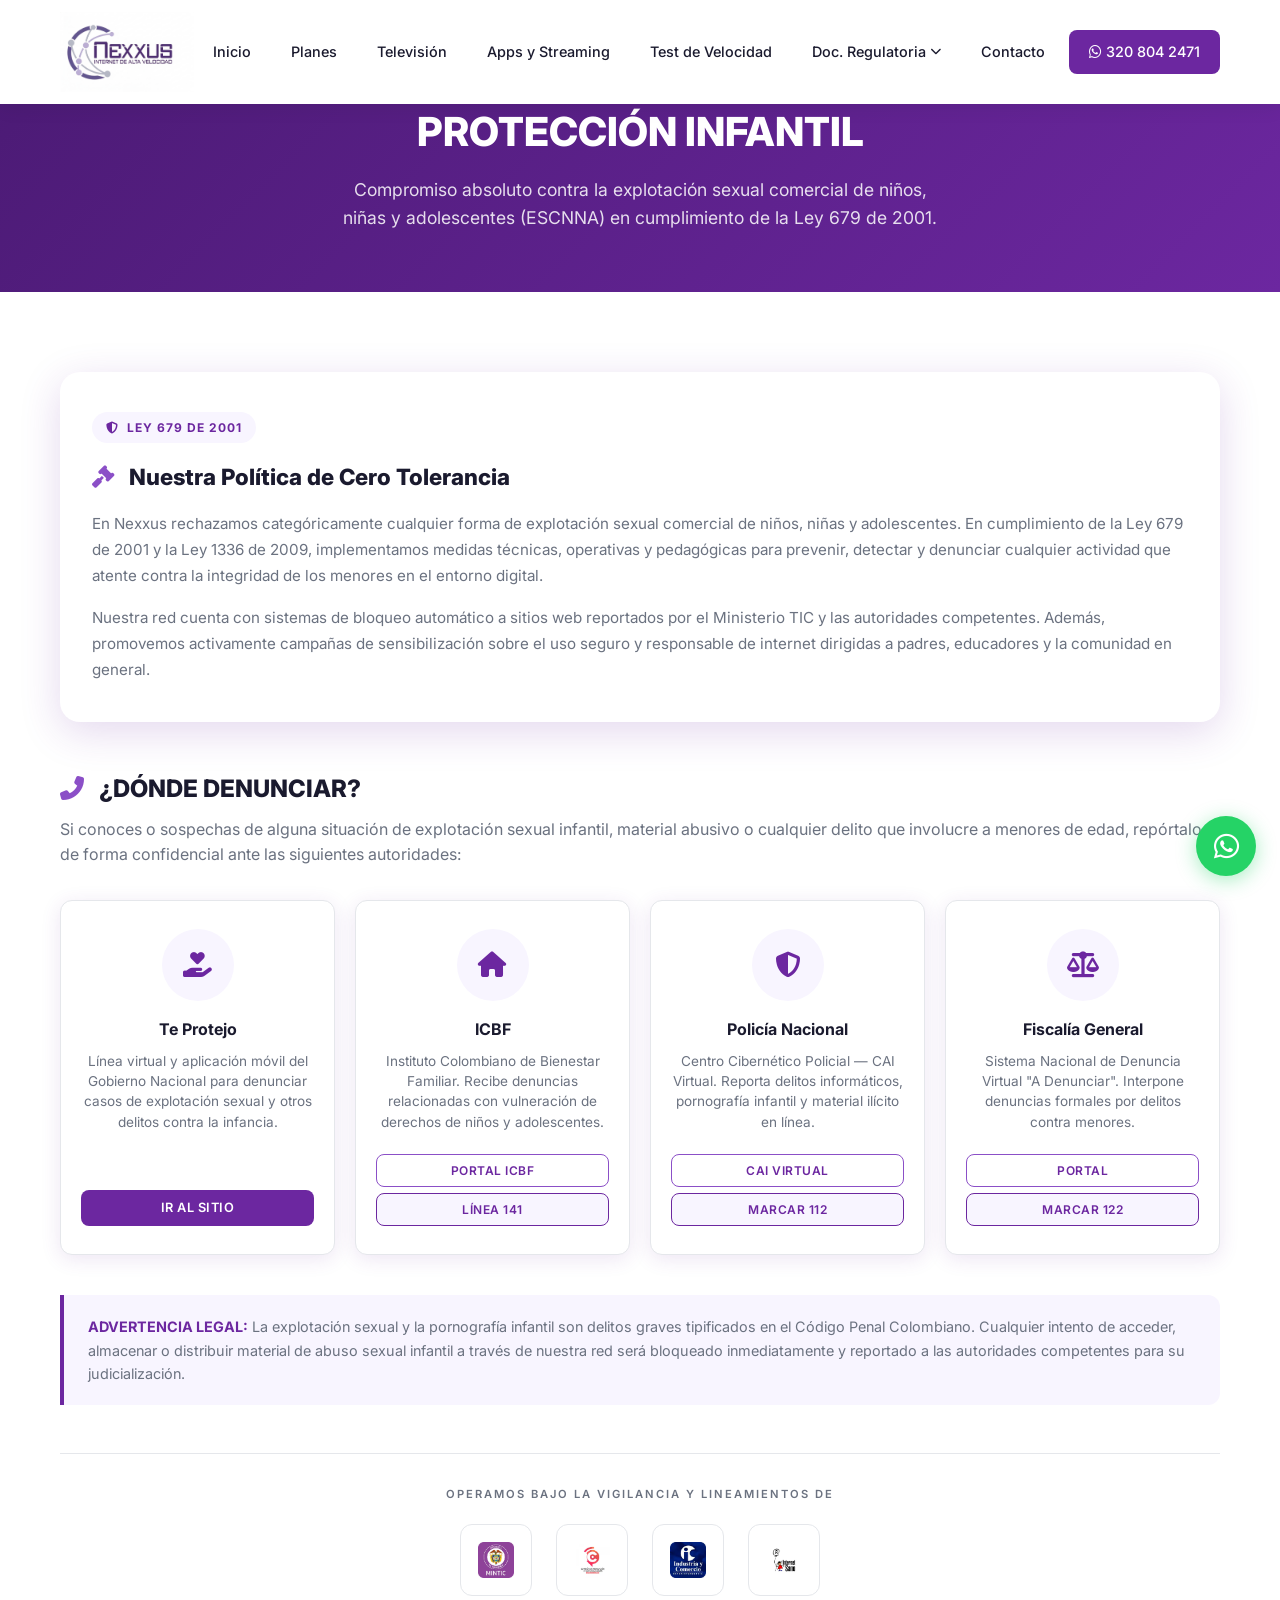
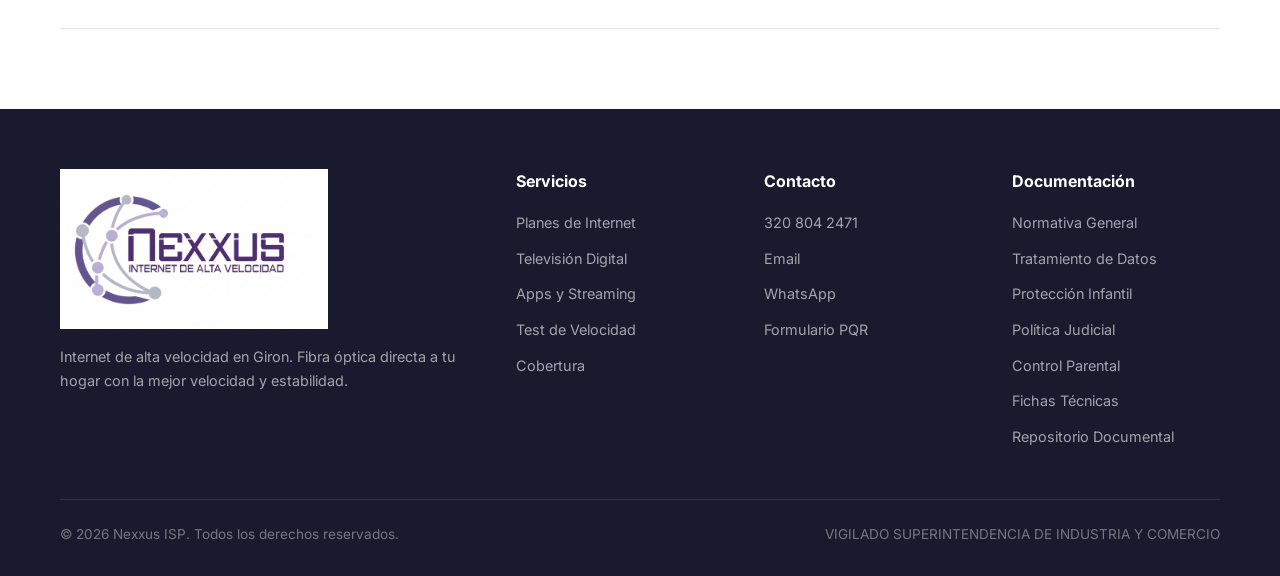
<file: proteccion-infantil.html>
<!DOCTYPE html>
<html lang="es">
<head>
    <meta charset="UTF-8">
    <meta name="viewport" content="width=device-width, initial-scale=1.0">
    <title>Protección Infantil - Nexxus</title>
    <meta name="description" content="Compromiso de Nexxus con la protección de niños, niñas y adolescentes frente a la explotación sexual y contenidos nocivos en internet.">
    <link rel="stylesheet" href="css/styles.css">
    <link rel="stylesheet" href="https://cdnjs.cloudflare.com/ajax/libs/font-awesome/6.5.0/css/all.min.css">
    <link rel="preconnect" href="https://fonts.googleapis.com">
    <link rel="preconnect" href="https://fonts.gstatic.com" crossorigin>
    <link href="https://fonts.googleapis.com/css2?family=Inter:wght@400;500;600;700;800&display=swap" rel="stylesheet">
    <style>
        .legal-card { background: var(--white); border-radius: var(--radius-lg); box-shadow: var(--shadow-lg); padding: 40px 32px; position: relative; overflow: hidden; }
        .legal-card-badge { display: inline-flex; align-items: center; gap: 8px; background: var(--primary-bg); color: var(--primary); padding: 6px 14px; border-radius: 50px; font-size: 0.75rem; font-weight: 700; letter-spacing: 1px; text-transform: uppercase; margin-bottom: 16px; }
        .legal-card h2 { font-size: 1.4rem; font-weight: 800; color: var(--dark); margin-bottom: 16px; }
        .legal-card p { font-size: 0.95rem; color: var(--gray); line-height: 1.7; }

        .auth-grid { display: grid; grid-template-columns: repeat(auto-fill, minmax(240px, 1fr)); gap: 20px; margin-top: 32px; }
        .auth-card { background: var(--white); border-radius: var(--radius); box-shadow: var(--shadow); padding: 28px 20px; text-align: center; border: 1px solid var(--border); transition: all 0.3s ease; display: flex; flex-direction: column; }
        .auth-card:hover { transform: translateY(-6px); box-shadow: var(--shadow-lg); border-color: var(--primary-light); }
        .auth-icon { width: 72px; height: 72px; margin: 0 auto 16px; border-radius: 50%; display: flex; align-items: center; justify-content: center; font-size: 1.6rem; background: var(--primary-bg); color: var(--primary); }
        .auth-card h3 { font-size: 1rem; font-weight: 700; margin-bottom: 8px; }
        .auth-card p { font-size: 0.85rem; color: var(--gray); line-height: 1.5; margin-bottom: 16px; flex-grow: 1; }
        .auth-card .btn-sm { display: inline-block; padding: 8px 16px; border-radius: 8px; font-size: 0.8rem; font-weight: 600; background: var(--primary); color: var(--white); transition: all 0.3s; text-transform: uppercase; letter-spacing: 0.5px; }
        .auth-card .btn-sm:hover { background: var(--primary-dark); }
        .auth-card .btn-sm-outline { display: inline-block; padding: 6px 14px; border-radius: 8px; font-size: 0.75rem; font-weight: 600; border: 1px solid var(--primary-light); color: var(--primary); transition: all 0.3s; margin-top: 6px; text-transform: uppercase; letter-spacing: 0.5px; }
        .auth-card .btn-sm-outline:hover { background: var(--primary-bg); }

        .legal-warning { margin-top: 40px; padding: 20px 24px; border-left: 4px solid var(--primary); background: var(--primary-bg); border-radius: 0 var(--radius) var(--radius) 0; }
        .legal-warning strong { color: var(--primary); }
        .legal-warning p { font-size: 0.9rem; color: var(--gray); line-height: 1.6; }

        .entity-band { margin-top: 48px; padding: 32px 0; border-top: 1px solid var(--border); border-bottom: 1px solid var(--border); }
        .entity-band p { text-align: center; font-size: 0.7rem; color: var(--gray); letter-spacing: 2px; text-transform: uppercase; margin-bottom: 20px; font-weight: 600; }
        .entity-logos { display: flex; flex-wrap: wrap; justify-content: center; gap: 24px; }
        .entity-logo { width: 72px; height: 72px; border-radius: var(--radius); background: var(--white); border: 1px solid var(--border); display: flex; align-items: center; justify-content: center; transition: all 0.3s; text-decoration: none; padding: 12px; }
        .entity-logo:hover { transform: scale(1.15); border-color: var(--primary-light); box-shadow: var(--shadow); }
    </style>
</head>
<body>
    <header class="header">
        <div class="header-inner">
            <a href="index.html" class="logo"><img src="LOGO NETXUS 1.png" alt="Nexxus"></a>
            <button class="menu-toggle" aria-label="Menú"><i class="fas fa-bars"></i></button>
            <nav class="nav">
                <a href="index.html">Inicio</a>
                <a href="index.html#planes">Planes</a>
                <a href="tv.html">Televisión</a>
                <a href="apps.html">Apps y Streaming</a>
                <a href="speedtest.html">Test de Velocidad</a>
                <div class="nav-dropdown">
                    <a href="#" class="dropdown-toggle">Doc. Regulatoria <i class="fas fa-chevron-down"></i></a>
                    <div class="dropdown-menu">
                        <a href="normatividad.html">Normativa General</a>
                        <a href="tratamiento-datos.html">Tratamiento de Datos</a>
                        <a href="proteccion-infantil.html" class="active">Protección Infantil</a>
                        <a href="politica-judicial.html">Política Judicial</a>
                        <a href="control-parental.html">Control Parental</a>
                        <a href="datasheets.html">Fichas Técnicas</a>
                        <a href="repositorio-documental.html">Repositorio Documental</a>
                    </div>
                </div>
                <a href="contacto.html">Contacto</a>
                <a href="https://wa.me/573208042471" class="btn-nav" target="_blank"><i class="fab fa-whatsapp"></i> 320 804 2471</a>
            </nav>
        </div>
    </header>

    <section class="page-header">
        <div class="container">
            <h1>PROTECCIÓN INFANTIL</h1>
            <p>Compromiso absoluto contra la explotación sexual comercial de niños, niñas y adolescentes (ESCNNA) en cumplimiento de la Ley 679 de 2001.</p>
        </div>
    </section>

    <section class="section">
        <div class="container">

            <div class="legal-card">
                <div class="legal-card-badge"><i class="fas fa-shield-alt"></i> Ley 679 de 2001</div>
                <h2><i class="fas fa-gavel" style="color: var(--primary-light); margin-right: 10px;"></i> Nuestra Política de Cero Tolerancia</h2>
                <p>En Nexxus rechazamos categóricamente cualquier forma de explotación sexual comercial de niños, niñas y adolescentes. En cumplimiento de la Ley 679 de 2001 y la Ley 1336 de 2009, implementamos medidas técnicas, operativas y pedagógicas para prevenir, detectar y denunciar cualquier actividad que atente contra la integridad de los menores en el entorno digital.</p>
                <p style="margin-top: 16px;">Nuestra red cuenta con sistemas de bloqueo automático a sitios web reportados por el Ministerio TIC y las autoridades competentes. Además, promovemos activamente campañas de sensibilización sobre el uso seguro y responsable de internet dirigidas a padres, educadores y la comunidad en general.</p>
            </div>

            <h2 style="font-size: 1.5rem; font-weight: 800; margin-top: 48px; margin-bottom: 8px;"><i class="fas fa-phone-alt" style="color: var(--primary-light); margin-right: 10px;"></i> ¿DÓNDE DENUNCIAR?</h2>
            <p style="color: var(--gray); margin-bottom: 8px;">Si conoces o sospechas de alguna situación de explotación sexual infantil, material abusivo o cualquier delito que involucre a menores de edad, repórtalo de forma confidencial ante las siguientes autoridades:</p>

            <div class="auth-grid">
                <div class="auth-card">
                    <div class="auth-icon"><i class="fas fa-hand-holding-heart"></i></div>
                    <h3>Te Protejo</h3>
                    <p>Línea virtual y aplicación móvil del Gobierno Nacional para denunciar casos de explotación sexual y otros delitos contra la infancia.</p>
                    <a href="https://teprotejo.org/" target="_blank" class="btn-sm">Ir al sitio</a>
                </div>

                <div class="auth-card">
                    <div class="auth-icon"><i class="fas fa-home"></i></div>
                    <h3>ICBF</h3>
                    <p>Instituto Colombiano de Bienestar Familiar. Recibe denuncias relacionadas con vulneración de derechos de niños y adolescentes.</p>
                    <a href="https://www.icbf.gov.co/" target="_blank" class="btn-sm-outline">Portal ICBF</a>
                    <a href="tel:141" class="btn-sm-outline" style="border-color: var(--primary); background: var(--primary-bg);">Línea 141</a>
                </div>

                <div class="auth-card">
                    <div class="auth-icon"><i class="fas fa-shield-alt"></i></div>
                    <h3>Policía Nacional</h3>
                    <p>Centro Cibernético Policial — CAI Virtual. Reporta delitos informáticos, pornografía infantil y material ilícito en línea.</p>
                    <a href="https://caivirtual.policia.gov.co/" target="_blank" class="btn-sm-outline">CAI Virtual</a>
                    <a href="tel:112" class="btn-sm-outline" style="border-color: var(--primary); background: var(--primary-bg);">Marcar 112</a>
                </div>

                <div class="auth-card">
                    <div class="auth-icon"><i class="fas fa-balance-scale"></i></div>
                    <h3>Fiscalía General</h3>
                    <p>Sistema Nacional de Denuncia Virtual "A Denunciar". Interpone denuncias formales por delitos contra menores.</p>
                    <a href="https://adenunciar.policia.gov.co/adenunciar/" target="_blank" class="btn-sm-outline">Portal</a>
                    <a href="tel:122" class="btn-sm-outline" style="border-color: var(--primary); background: var(--primary-bg);">Marcar 122</a>
                </div>
            </div>

            <div class="legal-warning">
                <p><strong>ADVERTENCIA LEGAL:</strong> La explotación sexual y la pornografía infantil son delitos graves tipificados en el Código Penal Colombiano. Cualquier intento de acceder, almacenar o distribuir material de abuso sexual infantil a través de nuestra red será bloqueado inmediatamente y reportado a las autoridades competentes para su judicialización.</p>
            </div>

            <div class="entity-band">
                <p>Operamos bajo la vigilancia y lineamientos de</p>
                <div class="entity-logos">
                    <a href="https://www.mintic.gov.co/" target="_blank" class="entity-logo" title="Ministerio TIC"><img src="logos/mintic.webp" alt="MinTIC" style="width: 36px; height: 36px; object-fit: contain;"></a>
                    <a href="https://www.crcom.gov.co/" target="_blank" class="entity-logo" title="Comisión de Regulación de Comunicaciones"><img src="logos/crc.webp" alt="CRC" style="width: 36px; height: 36px; object-fit: contain;"></a>
                    <a href="https://www.sic.gov.co/" target="_blank" class="entity-logo" title="Superintendencia de Industria y Comercio"><img src="logos/superintendencia.webp" alt="SIC" style="width: 36px; height: 36px; object-fit: contain;"></a>
                    <a href="https://www.enticconfio.gov.co/" target="_blank" class="entity-logo" title="En TIC Confío"><img src="logos/internetsano.webp" alt="Internet Sano" style="width: 36px; height: 36px; object-fit: contain;"></a>
                </div>
            </div>

        </div>
    </section>

    <footer class="footer">
        <div class="container">
            <div class="footer-grid">
                <div class="footer-brand"><a href="index.html" class="logo"><img src="LOGO NETXUS 1.png" alt="Nexxus" style="height: 160px;"></a><p>Internet de alta velocidad en Giron. Fibra óptica directa a tu hogar con la mejor velocidad y estabilidad.</p></div>
                <div><h4>Servicios</h4><ul class="footer-links"><li><a href="index.html#planes">Planes de Internet</a></li><li><a href="tv.html">Televisión Digital</a></li><li><a href="apps.html">Apps y Streaming</a></li><li><a href="speedtest.html">Test de Velocidad</a></li><li><a href="index.html#cobertura">Cobertura</a></li></ul></div>
                <div><h4>Contacto</h4><ul class="footer-links"><li><a href="tel:3208042471">320 804 2471</a></li><li><a href="mailto:Nexxussycdeinternet@gmail.com">Email</a></li><li><a href="https://wa.me/573208042471">WhatsApp</a></li><li><a href="contacto.html">Formulario PQR</a></li></ul></div>
                <div><h4>Documentación</h4><ul class="footer-links"><li><a href="normatividad.html">Normativa General</a></li><li><a href="tratamiento-datos.html">Tratamiento de Datos</a></li><li><a href="proteccion-infantil.html">Protección Infantil</a></li><li><a href="politica-judicial.html">Política Judicial</a></li><li><a href="control-parental.html">Control Parental</a></li><li><a href="datasheets.html">Fichas Técnicas</a></li><li><a href="repositorio-documental.html">Repositorio Documental</a></li></ul></div>
            </div>
            <div class="footer-bottom"><p>&copy; 2026 Nexxus ISP. Todos los derechos reservados.</p><p>VIGILADO SUPERINTENDENCIA DE INDUSTRIA Y COMERCIO</p></div>
        </div>
    </footer>

    <a href="https://wa.me/573208042471" class="whatsapp-float" target="_blank" aria-label="WhatsApp"><i class="fab fa-whatsapp"></i></a>
    <script src="js/script.js"></script>
</body>
</html>
</file>
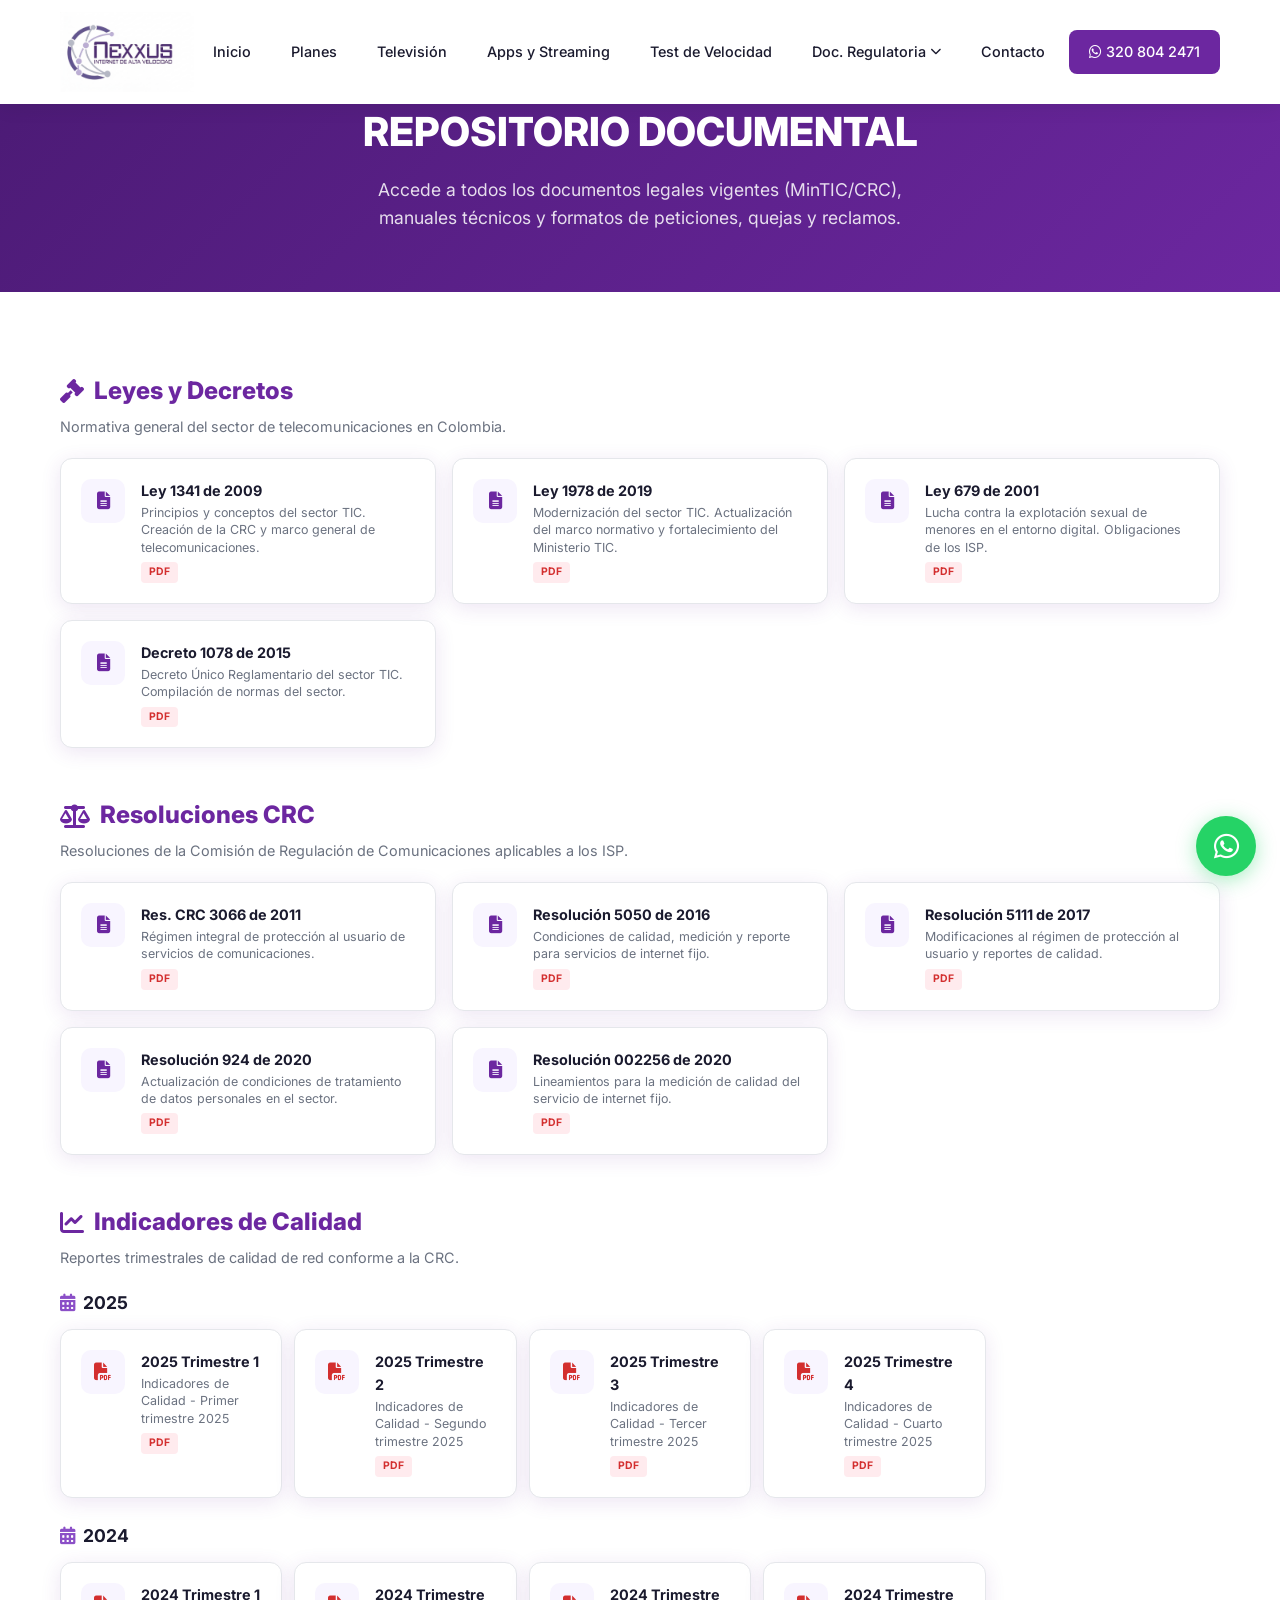
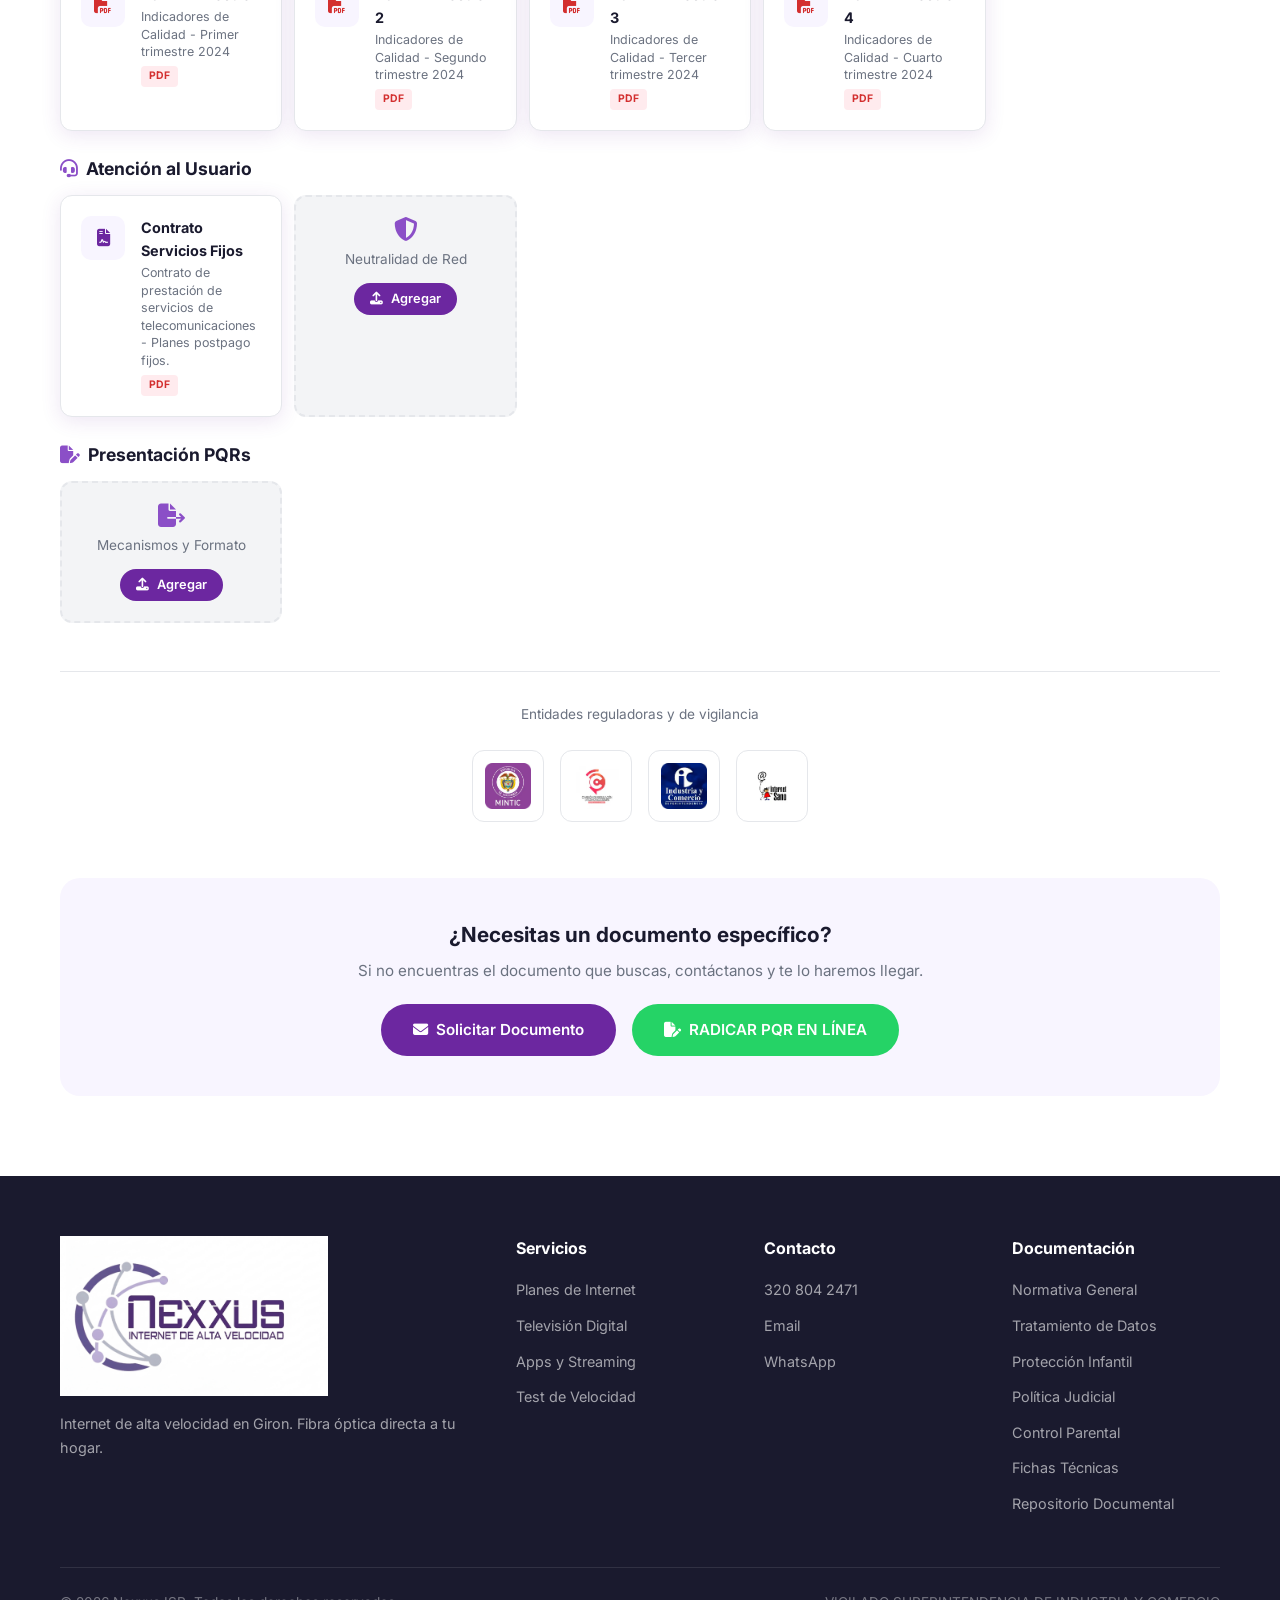
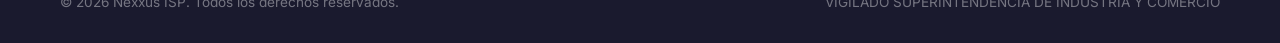
<file: repositorio-documental.html>
<!DOCTYPE html>
<html lang="es">
<head>
    <meta charset="UTF-8">
    <meta name="viewport" content="width=device-width, initial-scale=1.0">
    <title>Repositorio Documental - Nexxus</title>
    <meta name="description" content="Repositorio documental de Nexxus. Accede a leyes, resoluciones, decretos y documentación regulatoria del sector telecomunicaciones.">
    <link rel="stylesheet" href="css/styles.css">
    <link rel="stylesheet" href="https://cdnjs.cloudflare.com/ajax/libs/font-awesome/6.5.0/css/all.min.css">
    <link rel="preconnect" href="https://fonts.googleapis.com">
    <link rel="preconnect" href="https://fonts.gstatic.com" crossorigin>
    <link href="https://fonts.googleapis.com/css2?family=Inter:wght@400;500;600;700;800&display=swap" rel="stylesheet">
    <style>
        .doc-section { margin-bottom: 48px; }
        .doc-section h2 { font-size: 1.5rem; font-weight: 800; color: var(--primary); margin-bottom: 4px; display: flex; align-items: center; gap: 10px; }
        .doc-section > p { color: var(--gray); font-size: 0.9rem; margin-bottom: 20px; }
        .doc-grid { display: grid; grid-template-columns: repeat(auto-fill, minmax(280px, 1fr)); gap: 16px; }
        .doc-card { background: var(--white); border-radius: var(--radius); box-shadow: var(--shadow); padding: 20px; display: flex; gap: 16px; align-items: flex-start; border: 1px solid var(--border); transition: all 0.3s; text-decoration: none; }
        .doc-card:hover { transform: translateY(-4px); box-shadow: var(--shadow-lg); border-color: var(--primary-light); }
        .doc-card .icon-box { width: 44px; height: 44px; min-width: 44px; border-radius: 10px; background: var(--primary-bg); color: var(--primary); display: flex; align-items: center; justify-content: center; font-size: 1.1rem; }
        .doc-card h4 { font-size: 0.9rem; font-weight: 700; color: var(--dark); margin-bottom: 2px; }
        .doc-card .desc { font-size: 0.78rem; color: var(--gray); line-height: 1.4; }
        .doc-card .badge-pdf { display: inline-block; font-size: 0.65rem; font-weight: 700; color: #D32F2F; background: #FFEBEE; padding: 2px 8px; border-radius: 4px; margin-top: 6px; }
        .placeholder-card { background: var(--gray-light); border-radius: var(--radius); padding: 32px; text-align: center; border: 2px dashed var(--border); }
        .placeholder-card p { color: var(--gray); font-size: 0.9rem; margin-bottom: 16px; }
        .sub-section { margin-bottom: 24px; }
        .sub-section h3 { font-size: 1.1rem; font-weight: 700; color: var(--dark); margin-bottom: 12px; display: flex; align-items: center; gap: 8px; }
        .sub-grid { display: grid; grid-template-columns: repeat(auto-fill, minmax(220px, 1fr)); gap: 12px; }
        .entity-band { display: flex; flex-wrap: wrap; gap: 16px; justify-content: center; align-items: center; padding: 32px 0; margin-top: 40px; border-top: 1px solid var(--border); }
        .entity-logo { width: 72px; height: 72px; border-radius: var(--radius); background: var(--white); border: 1px solid var(--border); display: flex; align-items: center; justify-content: center; transition: all 0.3s; text-decoration: none; padding: 12px; }
        .entity-logo:hover { border-color: var(--primary-light); box-shadow: var(--shadow); transform: translateY(-2px); }
        .entity-logo img { width: 100%; height: 100%; object-fit: contain; }
    </style>
</head>
<body>
    <header class="header">
        <div class="header-inner">
            <a href="index.html" class="logo"><img src="LOGO NETXUS 1.png" alt="Nexxus"></a>
            <button class="menu-toggle" aria-label="Menú"><i class="fas fa-bars"></i></button>
            <nav class="nav">
                <a href="index.html">Inicio</a>
                <a href="index.html#planes">Planes</a>
                <a href="tv.html">Televisión</a>
                <a href="apps.html">Apps y Streaming</a>
                <a href="speedtest.html">Test de Velocidad</a>
                <div class="nav-dropdown">
                    <a href="#" class="dropdown-toggle">Doc. Regulatoria <i class="fas fa-chevron-down"></i></a>
                    <div class="dropdown-menu">
                        <a href="normatividad.html">Normativa General</a>
                        <a href="tratamiento-datos.html">Tratamiento de Datos</a>
                        <a href="proteccion-infantil.html">Protección Infantil</a>
                        <a href="politica-judicial.html">Política Judicial</a>
                        <a href="control-parental.html">Control Parental</a>
                        <a href="datasheets.html">Fichas Técnicas</a>
                        <a href="repositorio-documental.html">Repositorio Documental</a>
                    </div>
                </div>
                <a href="contacto.html">Contacto</a>
                <a href="https://wa.me/573208042471" class="btn-nav" target="_blank"><i class="fab fa-whatsapp"></i> 320 804 2471</a>
            </nav>
        </div>
    </header>

    <section class="page-header">
        <div class="container">
            <h1>REPOSITORIO DOCUMENTAL</h1>
            <p>Accede a todos los documentos legales vigentes (MinTIC/CRC), manuales técnicos y formatos de peticiones, quejas y reclamos.</p>
        </div>
    </section>

    <section class="section">
        <div class="container">

            <!-- LEYES Y DECRETOS -->
            <div class="doc-section">
                <h2><i class="fas fa-gavel"></i> Leyes y Decretos</h2>
                <p>Normativa general del sector de telecomunicaciones en Colombia.</p>
                <div class="doc-grid">
                    <a href="ley_1341_2009.pdf" target="_blank" class="doc-card">
                        <div class="icon-box"><i class="fas fa-file-lines"></i></div>
                        <div><h4>Ley 1341 de 2009</h4><div class="desc">Principios y conceptos del sector TIC. Creación de la CRC y marco general de telecomunicaciones.</div><span class="badge-pdf">PDF</span></div>
                    </a>
                    <a href="ley_1978_de_2019.pdf" target="_blank" class="doc-card">
                        <div class="icon-box"><i class="fas fa-file-lines"></i></div>
                        <div><h4>Ley 1978 de 2019</h4><div class="desc">Modernización del sector TIC. Actualización del marco normativo y fortalecimiento del Ministerio TIC.</div><span class="badge-pdf">PDF</span></div>
                    </a>
                    <a href="ley_679_de_2001.pdf" target="_blank" class="doc-card">
                        <div class="icon-box"><i class="fas fa-file-lines"></i></div>
                        <div><h4>Ley 679 de 2001</h4><div class="desc">Lucha contra la explotación sexual de menores en el entorno digital. Obligaciones de los ISP.</div><span class="badge-pdf">PDF</span></div>
                    </a>
                    <a href="decreto_1078_de_2015_sector_de_tecnologias_de_la_informacion.pdf" target="_blank" class="doc-card">
                        <div class="icon-box"><i class="fas fa-file-lines"></i></div>
                        <div><h4>Decreto 1078 de 2015</h4><div class="desc">Decreto Único Reglamentario del sector TIC. Compilación de normas del sector.</div><span class="badge-pdf">PDF</span></div>
                    </a>
                </div>
            </div>

            <!-- RESOLUCIONES -->
            <div class="doc-section">
                <h2><i class="fas fa-scale-balanced"></i> Resoluciones CRC</h2>
                <p>Resoluciones de la Comisión de Regulación de Comunicaciones aplicables a los ISP.</p>
                <div class="doc-grid">
                    <a href="resolucion_crc_3066_de_2011.pdf" target="_blank" class="doc-card">
                        <div class="icon-box"><i class="fas fa-file-lines"></i></div>
                        <div><h4>Res. CRC 3066 de 2011</h4><div class="desc">Régimen integral de protección al usuario de servicios de comunicaciones.</div><span class="badge-pdf">PDF</span></div>
                    </a>
                    <a href="resolucion_no._5050_de_2016.pdf" target="_blank" class="doc-card">
                        <div class="icon-box"><i class="fas fa-file-lines"></i></div>
                        <div><h4>Resolución 5050 de 2016</h4><div class="desc">Condiciones de calidad, medición y reporte para servicios de internet fijo.</div><span class="badge-pdf">PDF</span></div>
                    </a>
                    <a href="resolucion_5111_de_2017.pdf" target="_blank" class="doc-card">
                        <div class="icon-box"><i class="fas fa-file-lines"></i></div>
                        <div><h4>Resolución 5111 de 2017</h4><div class="desc">Modificaciones al régimen de protección al usuario y reportes de calidad.</div><span class="badge-pdf">PDF</span></div>
                    </a>
                    <a href="resolucio_n_924_de_2020_-_actualizacio_n_tratamiento_de_datos.pdf" target="_blank" class="doc-card">
                        <div class="icon-box"><i class="fas fa-file-lines"></i></div>
                        <div><h4>Resolución 924 de 2020</h4><div class="desc">Actualización de condiciones de tratamiento de datos personales en el sector.</div><span class="badge-pdf">PDF</span></div>
                    </a>
                    <a href="resolucion_numero_002256_de_06_de_noviembre_de_2020.pdf" target="_blank" class="doc-card">
                        <div class="icon-box"><i class="fas fa-file-lines"></i></div>
                        <div><h4>Resolución 002256 de 2020</h4><div class="desc">Lineamientos para la medición de calidad del servicio de internet fijo.</div><span class="badge-pdf">PDF</span></div>
                    </a>
                </div>
            </div>

            <!-- INDICADORES DE CALIDAD -->
            <div class="doc-section">
                <h2><i class="fas fa-chart-line"></i> Indicadores de Calidad</h2>
                <p>Reportes trimestrales de calidad de red conforme a la CRC.</p>
                <div class="sub-section">
                    <h3><i class="fas fa-calendar-alt" style="color: var(--primary-light);"></i> 2025</h3>
                    <div class="sub-grid">
                        <a href="1Q%202025%20-%20Indicadores%20de%20Calidad%20-%20Nexus%20Tecnologia%20%26%20Suministros%20S.a.s..pdf" target="_blank" class="doc-card">
                            <div class="icon-box"><i class="fas fa-file-pdf" style="color: #D32F2F;"></i></div>
                            <div><h4>2025 Trimestre 1</h4><div class="desc">Indicadores de Calidad - Primer trimestre 2025</div><span class="badge-pdf">PDF</span></div>
                        </a>
                        <a href="2Q%202025%20-%20Indicadores%20de%20Calidad%20-%20Nexus%20Tecnologia%20%26%20Suministros%20S.a.s..pdf" target="_blank" class="doc-card">
                            <div class="icon-box"><i class="fas fa-file-pdf" style="color: #D32F2F;"></i></div>
                            <div><h4>2025 Trimestre 2</h4><div class="desc">Indicadores de Calidad - Segundo trimestre 2025</div><span class="badge-pdf">PDF</span></div>
                        </a>
                        <a href="3Q%202025%20-%20Indicadores%20de%20Calidad%20-%20Nexus%20Tecnologia%20%26%20Suministros%20S.a.s..pdf" target="_blank" class="doc-card">
                            <div class="icon-box"><i class="fas fa-file-pdf" style="color: #D32F2F;"></i></div>
                            <div><h4>2025 Trimestre 3</h4><div class="desc">Indicadores de Calidad - Tercer trimestre 2025</div><span class="badge-pdf">PDF</span></div>
                        </a>
                        <a href="4Q%202025%20-%20Indicadores%20de%20Calidad%20-%20Nexus%20Tecnologia%20%26%20Suministros%20S.a.s..pdf" target="_blank" class="doc-card">
                            <div class="icon-box"><i class="fas fa-file-pdf" style="color: #D32F2F;"></i></div>
                            <div><h4>2025 Trimestre 4</h4><div class="desc">Indicadores de Calidad - Cuarto trimestre 2025</div><span class="badge-pdf">PDF</span></div>
                        </a>
                    </div>
                </div>
                <div class="sub-section">
                    <h3><i class="fas fa-calendar-alt" style="color: var(--primary-light);"></i> 2024</h3>
                    <div class="sub-grid">
                        <a href="1Q%202024%20-%20Indicadores%20de%20Calidad%20-%20Nexus%20Tecnologia%20%26%20Suministros%20S.a.s..pdf" target="_blank" class="doc-card">
                            <div class="icon-box"><i class="fas fa-file-pdf" style="color: #D32F2F;"></i></div>
                            <div><h4>2024 Trimestre 1</h4><div class="desc">Indicadores de Calidad - Primer trimestre 2024</div><span class="badge-pdf">PDF</span></div>
                        </a>
                        <a href="2Q%202024%20-%20Indicadores%20de%20Calidad%20-%20Nexus%20Tecnologia%20%26%20Suministros%20S.a.s..pdf" target="_blank" class="doc-card">
                            <div class="icon-box"><i class="fas fa-file-pdf" style="color: #D32F2F;"></i></div>
                            <div><h4>2024 Trimestre 2</h4><div class="desc">Indicadores de Calidad - Segundo trimestre 2024</div><span class="badge-pdf">PDF</span></div>
                        </a>
                        <a href="3Q%202024%20-%20Indicadores%20de%20Calidad%20-%20Nexus%20Tecnologia%20%26%20Suministros%20S.a.s..pdf" target="_blank" class="doc-card">
                            <div class="icon-box"><i class="fas fa-file-pdf" style="color: #D32F2F;"></i></div>
                            <div><h4>2024 Trimestre 3</h4><div class="desc">Indicadores de Calidad - Tercer trimestre 2024</div><span class="badge-pdf">PDF</span></div>
                        </a>
                        <a href="4Q%202024%20-%20Indicadores%20de%20Calidad%20-%20Nexus%20Tecnologia%20%26%20Suministros%20S.a.s..pdf" target="_blank" class="doc-card">
                            <div class="icon-box"><i class="fas fa-file-pdf" style="color: #D32F2F;"></i></div>
                            <div><h4>2024 Trimestre 4</h4><div class="desc">Indicadores de Calidad - Cuarto trimestre 2024</div><span class="badge-pdf">PDF</span></div>
                        </a>
                    </div>
                </div>
                <div class="sub-section">
                    <h3><i class="fas fa-headset" style="color: var(--primary-light);"></i> Atención al Usuario</h3>
                    <div class="sub-grid">
                        <a href="contrato_postpago_fijos2.pdf" target="_blank" class="doc-card">
                            <div class="icon-box"><i class="fas fa-file-contract"></i></div>
                            <div><h4>Contrato Servicios Fijos</h4><div class="desc">Contrato de prestación de servicios de telecomunicaciones - Planes postpago fijos.</div><span class="badge-pdf">PDF</span></div>
                        </a>
                        <div class="placeholder-card" style="padding: 20px;">
                            <i class="fas fa-shield-halved" style="font-size: 1.5rem; color: var(--primary-light); margin-bottom: 8px; display: block;"></i>
                            <p style="margin-bottom: 12px; font-size: 0.85rem;">Neutralidad de Red</p>
                            <label class="btn btn-purple" style="cursor: pointer; padding: 6px 16px; font-size: 0.8rem;">
                                <i class="fas fa-upload"></i> Agregar
                                <input type="file" style="display: none;" accept=".pdf">
                            </label>
                        </div>
                    </div>
                </div>
                <div class="sub-section">
                    <h3><i class="fas fa-file-pen" style="color: var(--primary-light);"></i> Presentación PQRs</h3>
                    <div class="sub-grid">
                        <div class="placeholder-card" style="padding: 20px;">
                            <i class="fas fa-file-export" style="font-size: 1.5rem; color: var(--primary-light); margin-bottom: 8px; display: block;"></i>
                            <p style="margin-bottom: 12px; font-size: 0.85rem;">Mecanismos y Formato</p>
                            <label class="btn btn-purple" style="cursor: pointer; padding: 6px 16px; font-size: 0.8rem;">
                                <i class="fas fa-upload"></i> Agregar
                                <input type="file" style="display: none;" accept=".pdf">
                            </label>
                        </div>
                    </div>
                </div>
            </div>

            <!-- ENTIDADES -->
            <div class="entity-band">
                <span style="font-size: 0.85rem; color: var(--gray); width: 100%; text-align: center; margin-bottom: 8px;">Entidades reguladoras y de vigilancia</span>
                <a href="https://www.mintic.gov.co/" target="_blank" class="entity-logo" title="Ministerio TIC"><img src="logos/mintic.webp" alt="MinTIC"></a>
                <a href="https://www.crcom.gov.co/" target="_blank" class="entity-logo" title="Comisión de Regulación de Comunicaciones"><img src="logos/crc.webp" alt="CRC"></a>
                <a href="https://www.sic.gov.co/" target="_blank" class="entity-logo" title="Superintendencia de Industria y Comercio"><img src="logos/superintendencia.webp" alt="SIC"></a>
                <a href="https://www.enticconfio.gov.co/" target="_blank" class="entity-logo" title="En TIC Confío"><img src="logos/internetsano.webp" alt="Internet Sano"></a>
            </div>

            <!-- PQR -->
            <div style="text-align: center; padding: 40px; background: var(--primary-bg); border-radius: var(--radius-lg); margin-top: 24px;">
                <h3 style="font-size: 1.3rem; margin-bottom: 8px;">¿Necesitas un documento específico?</h3>
                <p style="color: var(--gray); margin-bottom: 20px; font-size: 0.95rem;">Si no encuentras el documento que buscas, contáctanos y te lo haremos llegar.</p>
                <div style="display: flex; gap: 16px; justify-content: center; flex-wrap: wrap;">
                    <a href="contacto.html" class="btn btn-purple"><i class="fas fa-envelope"></i> Solicitar Documento</a>
                    <a href="contacto.html" class="btn btn-whatsapp" style="display: inline-flex; align-items: center; gap: 8px; padding: 14px 32px; border-radius: 50px; font-weight: 600; font-size: 0.95rem; background: var(--whatsapp); color: var(--white); text-decoration: none;"><i class="fas fa-file-pen"></i> RADICAR PQR EN LÍNEA</a>
                </div>
            </div>

        </div>
    </section>

    <footer class="footer">
        <div class="container">
            <div class="footer-grid">
                <div class="footer-brand"><a href="index.html" class="logo"><img src="LOGO NETXUS 1.png" alt="Nexxus" style="height: 160px;"></a><p>Internet de alta velocidad en Giron. Fibra óptica directa a tu hogar.</p></div>
                <div><h4>Servicios</h4><ul class="footer-links"><li><a href="index.html#planes">Planes de Internet</a></li><li><a href="tv.html">Televisión Digital</a></li><li><a href="apps.html">Apps y Streaming</a></li><li><a href="speedtest.html">Test de Velocidad</a></li></ul></div>
                <div><h4>Contacto</h4><ul class="footer-links"><li><a href="tel:3208042471">320 804 2471</a></li><li><a href="mailto:Nexxussycdeinternet@gmail.com">Email</a></li><li><a href="https://wa.me/573208042471">WhatsApp</a></li></ul></div>
                <div><h4>Documentación</h4><ul class="footer-links"><li><a href="normatividad.html">Normativa General</a></li><li><a href="tratamiento-datos.html">Tratamiento de Datos</a></li><li><a href="proteccion-infantil.html">Protección Infantil</a></li><li><a href="politica-judicial.html">Política Judicial</a></li><li><a href="control-parental.html">Control Parental</a></li><li><a href="datasheets.html">Fichas Técnicas</a></li><li><a href="repositorio-documental.html">Repositorio Documental</a></li></ul></div>
            </div>
            <div class="footer-bottom"><p>&copy; 2026 Nexxus ISP. Todos los derechos reservados.</p><p>VIGILADO SUPERINTENDENCIA DE INDUSTRIA Y COMERCIO</p></div>
        </div>
    </footer>

    <a href="https://wa.me/573208042471" class="whatsapp-float" target="_blank" aria-label="WhatsApp"><i class="fab fa-whatsapp"></i></a>
    <script src="js/script.js"></script>
</body>
</html>
</file>
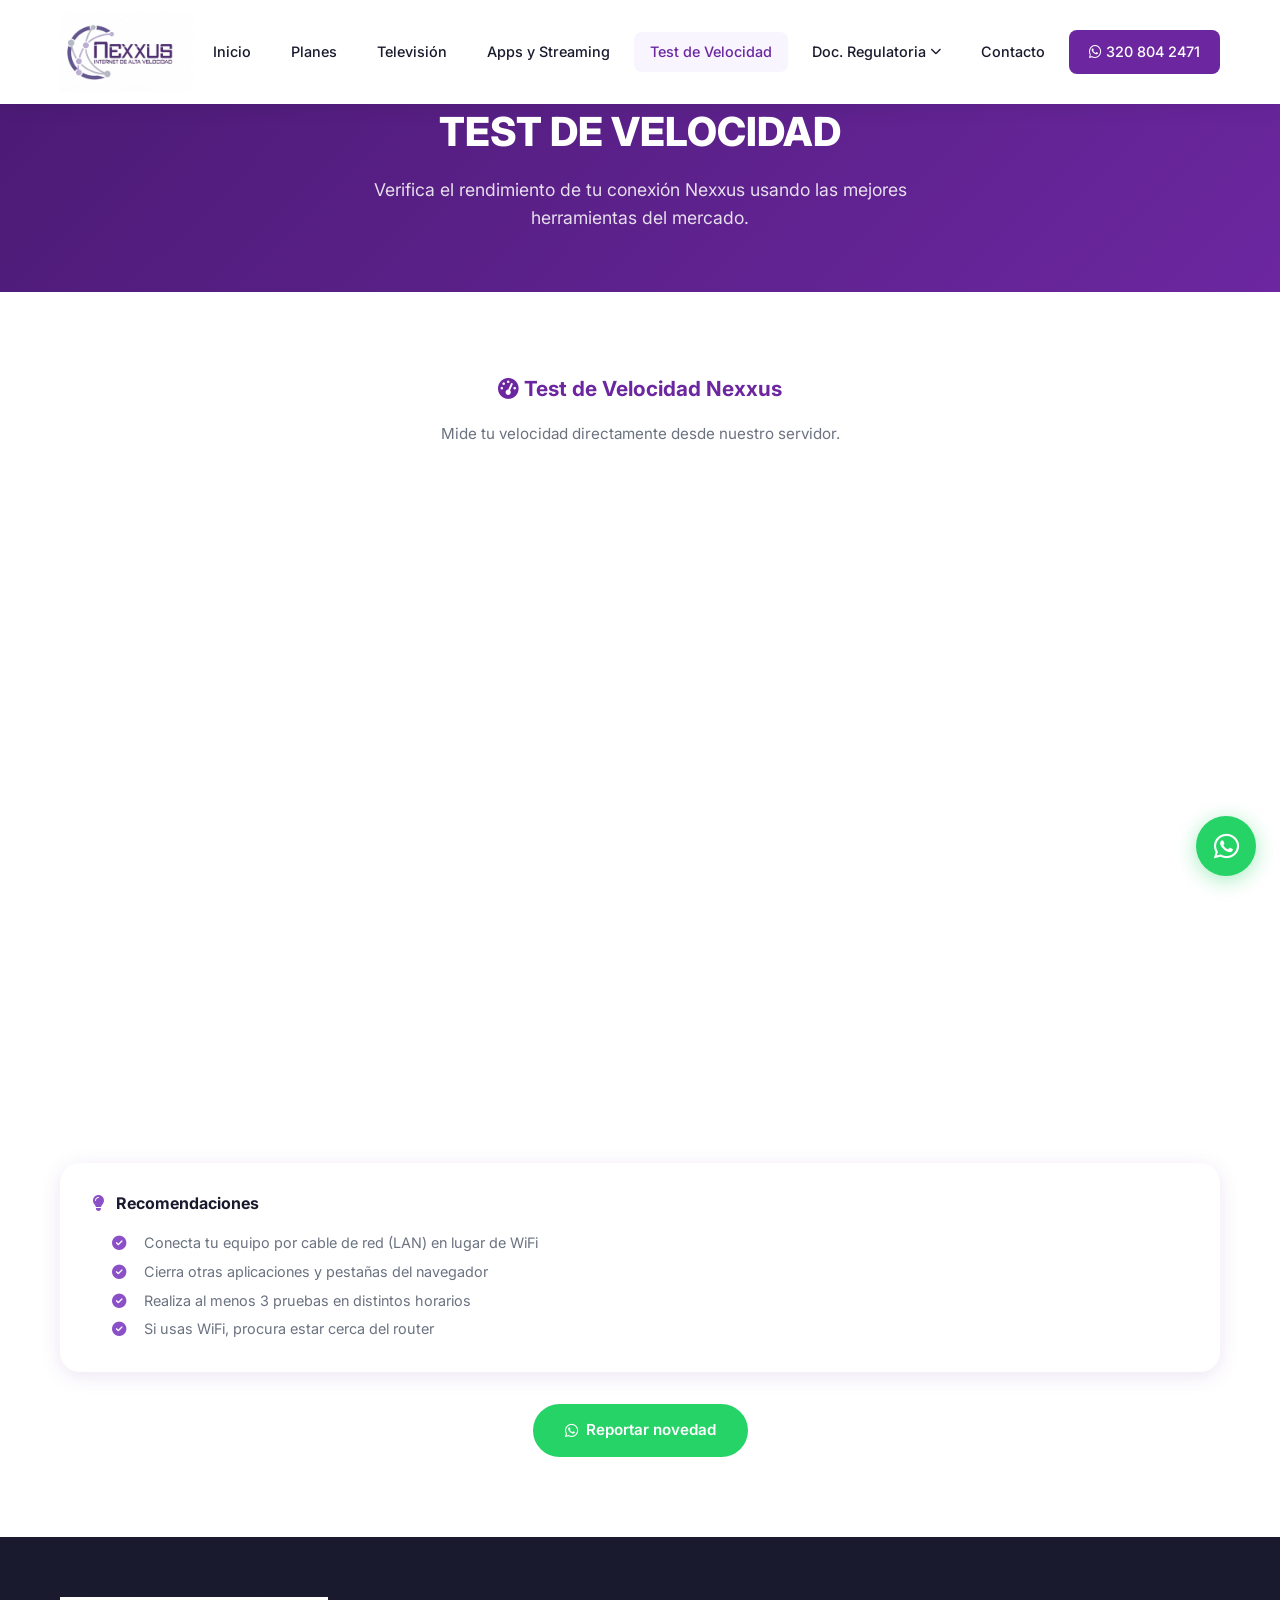
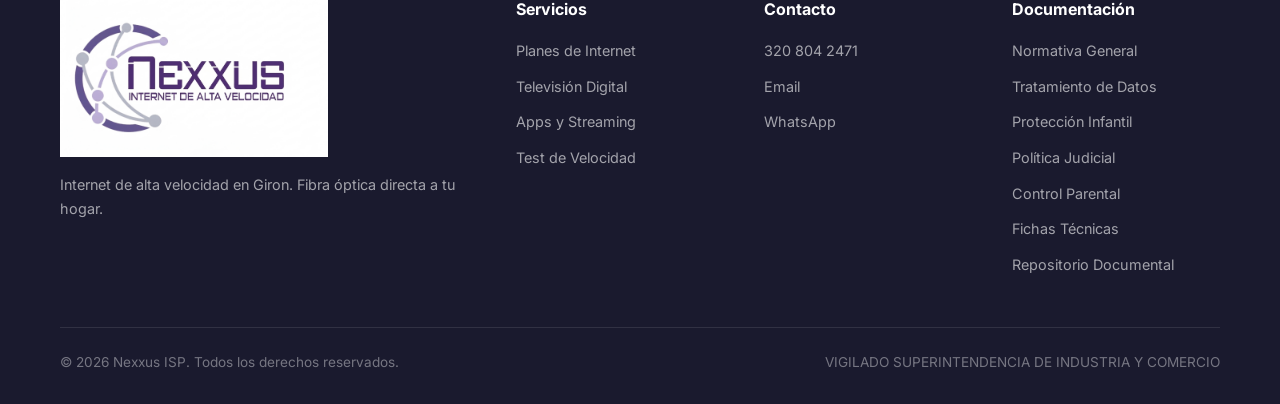
<file: speedtest.html>
<!DOCTYPE html>
<html lang="es">
<head>
    <meta charset="UTF-8">
    <meta name="viewport" content="width=device-width, initial-scale=1.0">
    <title>Test de Velocidad - Nexxus</title>
    <meta name="description" content="Mide la velocidad real de tu conexión a internet con Nexxus. Velocidad de descarga, subida y latencia.">
    <link rel="stylesheet" href="css/styles.css">
    <link rel="stylesheet" href="https://cdnjs.cloudflare.com/ajax/libs/font-awesome/6.5.0/css/all.min.css">
    <link rel="preconnect" href="https://fonts.googleapis.com">
    <link rel="preconnect" href="https://fonts.gstatic.com" crossorigin>
    <link href="https://fonts.googleapis.com/css2?family=Inter:wght@400;500;600;700;800&display=swap" rel="stylesheet">
    <style>
        .speedtest-container { max-width: 1200px; margin: 0 auto; }
        .speedtest-container .lead { text-align: center; font-size: 1.1rem; color: var(--gray); margin-bottom: 32px; }
        .speed-options { display: grid; grid-template-columns: repeat(3, 1fr); gap: 20px; margin-bottom: 40px; }
        .speed-card { background: var(--white); border-radius: var(--radius-lg); box-shadow: var(--shadow-lg); padding: 32px 24px; text-align: center; text-decoration: none; display: block; transition: all 0.3s ease; border: 2px solid transparent; }
        .speed-card:hover { transform: translateY(-6px); box-shadow: var(--shadow-lg), 0 8px 25px rgba(108,39,160,0.15); border-color: var(--primary-light); }
        .speed-card .icon-wrap { width: 72px; height: 72px; border-radius: 50%; display: flex; align-items: center; justify-content: center; margin: 0 auto 16px; font-size: 1.8rem; }
        .speed-card .icon-wrap.ookla { background: #E8F5E9; color: #2E7D32; }
        .speed-card .icon-wrap.fast { background: #FFF8E1; color: #F57F17; }
        .speed-card .icon-wrap.nperf { background: #F3E5F5; color: var(--primary); }
        .speed-card h3 { font-size: 1.1rem; margin-bottom: 8px; color: var(--text); }
        .speed-card p { font-size: 0.85rem; color: var(--gray); line-height: 1.5; margin: 0; }
        .speed-card .btn-sm { display: inline-block; margin-top: 16px; padding: 8px 20px; border-radius: 20px; font-size: 0.85rem; font-weight: 600; border: 2px solid var(--primary-light); color: var(--primary); transition: all 0.3s; }
        .speed-card:hover .btn-sm { background: var(--primary); color: var(--white); border-color: var(--primary); }
        .speed-note { background: var(--white); border-radius: var(--radius-lg); box-shadow: var(--shadow); padding: 28px 32px; margin-bottom: 32px; }
        .speed-note h4 { margin-bottom: 12px; color: var(--text); }
        .speed-note ul { padding-left: 20px; color: var(--gray); font-size: 0.9rem; line-height: 2; }
        .speed-note ul li { list-style: none; }
        .speed-note ul li i { width: 20px; color: var(--primary-light); margin-right: 8px; }
        @media (max-width: 640px) {
            .speed-options { grid-template-columns: 1fr; }
        }
    </style>
</head>
<body>
    <header class="header">
        <div class="header-inner">
            <a href="index.html" class="logo"><img src="LOGO NETXUS 1.png" alt="Nexxus"></a>
            <button class="menu-toggle" aria-label="Menú"><i class="fas fa-bars"></i></button>
            <nav class="nav">
                <a href="index.html">Inicio</a>
                <a href="index.html#planes">Planes</a>
                <a href="tv.html">Televisión</a>
                <a href="apps.html">Apps y Streaming</a>
                <a href="speedtest.html" class="active">Test de Velocidad</a>
                <div class="nav-dropdown">
                    <a href="#" class="dropdown-toggle">Doc. Regulatoria <i class="fas fa-chevron-down"></i></a>
                    <div class="dropdown-menu">
                        <a href="normatividad.html">Normativa General</a>
                        <a href="tratamiento-datos.html">Tratamiento de Datos</a>
                        <a href="proteccion-infantil.html">Protección Infantil</a>
                        <a href="politica-judicial.html">Política Judicial</a>
                        <a href="control-parental.html">Control Parental</a>
                        <a href="datasheets.html">Fichas Técnicas</a>
                        <a href="repositorio-documental.html">Repositorio Documental</a>
                    </div>
                </div>
                <a href="contacto.html">Contacto</a>
                <a href="https://wa.me/573208042471" class="btn-nav" target="_blank"><i class="fab fa-whatsapp"></i> 320 804 2471</a>
            </nav>
        </div>
    </header>

    <section class="page-header">
        <div class="container">
            <h1>TEST DE VELOCIDAD</h1>
            <p>Verifica el rendimiento de tu conexión Nexxus usando las mejores herramientas del mercado.</p>
        </div>
    </section>

    <section class="section">
        <div class="container speedtest-container">
            <div style="text-align: center; margin-bottom: 40px;">
                <h3 style="font-size: 1.3rem; margin-bottom: 16px; color: var(--primary);"><i class="fas fa-gauge-high"></i> Test de Velocidad Nexxus</h3>
                <p style="color: var(--gray); margin-bottom: 20px; font-size: 0.95rem;">Mide tu velocidad directamente desde nuestro servidor.</p>
                <iframe width="100%" height="650px" frameborder="0" src="https://nexxus.speedtestcustom.com"></iframe>
            </div>

            <div class="speed-note">
                <h4><i class="fas fa-lightbulb" style="color: var(--primary-light); margin-right: 8px;"></i> Recomendaciones</h4>
                <ul>
                    <li><i class="fas fa-check-circle"></i> Conecta tu equipo por cable de red (LAN) en lugar de WiFi</li>
                    <li><i class="fas fa-check-circle"></i> Cierra otras aplicaciones y pestañas del navegador</li>
                    <li><i class="fas fa-check-circle"></i> Realiza al menos 3 pruebas en distintos horarios</li>
                    <li><i class="fas fa-check-circle"></i> Si usas WiFi, procura estar cerca del router</li>
                </ul>
            </div>

            <div style="text-align: center;">
                <a href="https://wa.me/573208042471?text=Mi%20velocidad%20no%20corresponde%20al%20plan%20contratado" class="btn btn-whatsapp" target="_blank">
                    <i class="fab fa-whatsapp"></i> Reportar novedad
                </a>
            </div>
        </div>
    </section>

    <footer class="footer">
        <div class="container">
            <div class="footer-grid">
                <div class="footer-brand"><a href="index.html" class="logo"><img src="LOGO NETXUS 1.png" alt="Nexxus" style="height: 160px;"></a><p>Internet de alta velocidad en Giron. Fibra óptica directa a tu hogar.</p></div>
                <div><h4>Servicios</h4><ul class="footer-links"><li><a href="index.html#planes">Planes de Internet</a></li><li><a href="tv.html">Televisión Digital</a></li><li><a href="apps.html">Apps y Streaming</a></li><li><a href="speedtest.html">Test de Velocidad</a></li></ul></div>
                <div><h4>Contacto</h4><ul class="footer-links"><li><a href="tel:3208042471">320 804 2471</a></li><li><a href="mailto:Nexxussycdeinternet@gmail.com">Email</a></li><li><a href="https://wa.me/573208042471">WhatsApp</a></li></ul></div>
                <div><h4>Documentación</h4><ul class="footer-links"><li><a href="normatividad.html">Normativa General</a></li><li><a href="tratamiento-datos.html">Tratamiento de Datos</a></li><li><a href="proteccion-infantil.html">Protección Infantil</a></li><li><a href="politica-judicial.html">Política Judicial</a></li><li><a href="control-parental.html">Control Parental</a></li><li><a href="datasheets.html">Fichas Técnicas</a></li><li><a href="repositorio-documental.html">Repositorio Documental</a></li></ul></div>
            </div>
            <div class="footer-bottom"><p>&copy; 2026 Nexxus ISP. Todos los derechos reservados.</p><p>VIGILADO SUPERINTENDENCIA DE INDUSTRIA Y COMERCIO</p></div>
        </div>
    </footer>

    <a href="https://wa.me/573208042471" class="whatsapp-float" target="_blank" aria-label="WhatsApp"><i class="fab fa-whatsapp"></i></a>
    <script src="js/script.js"></script>
</body>
</html>
</file>
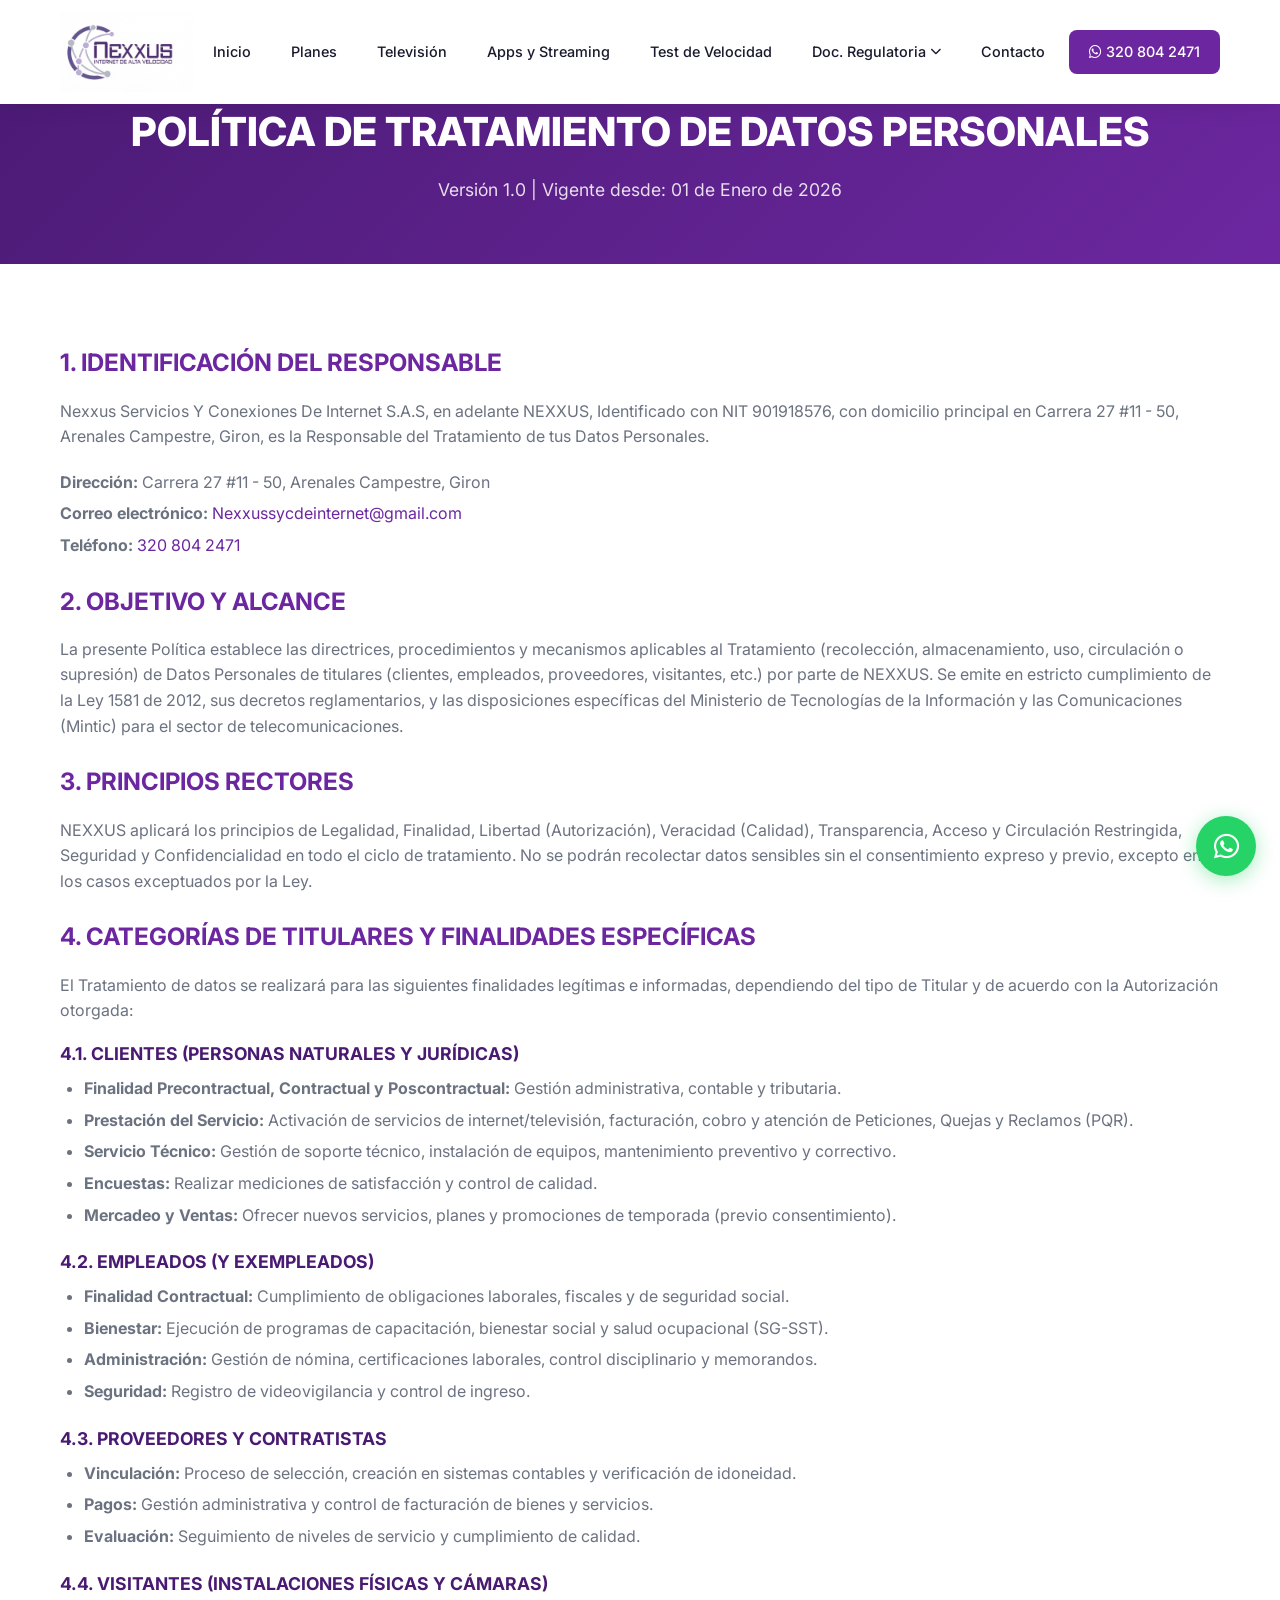
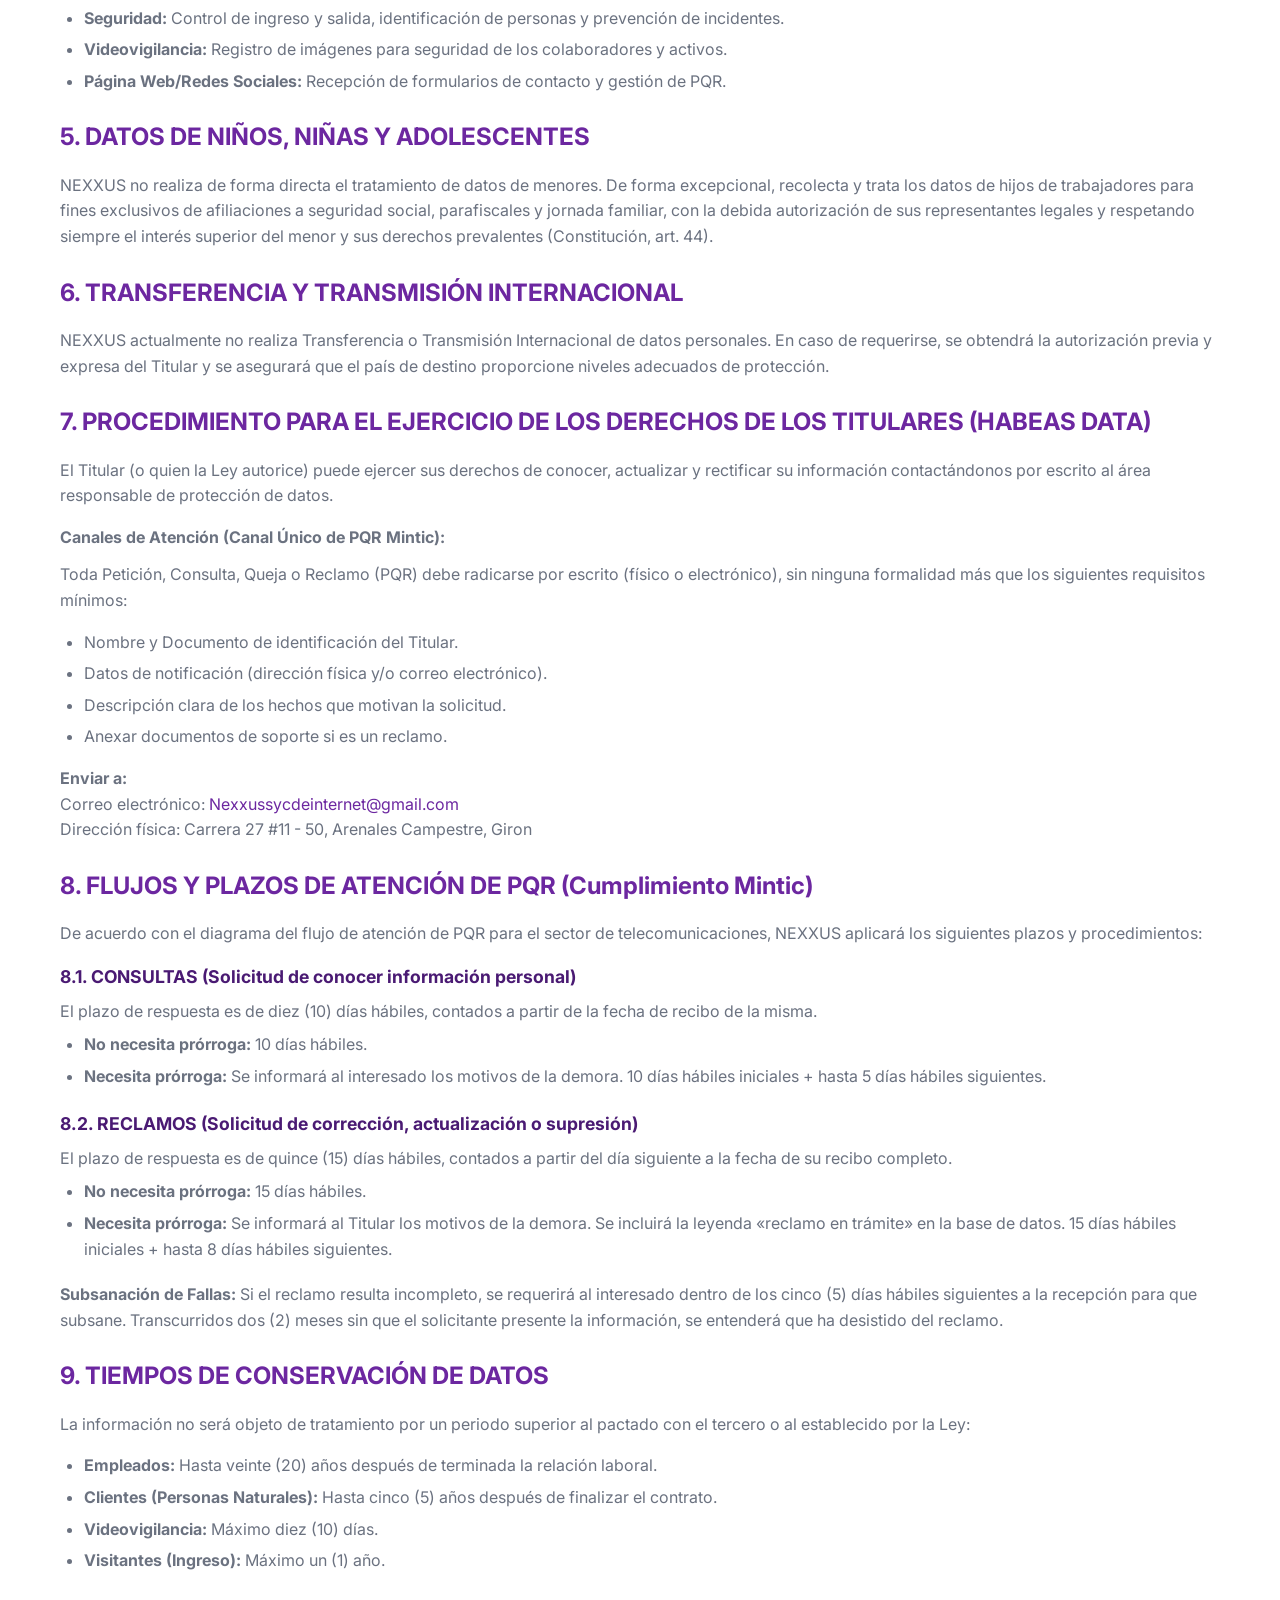
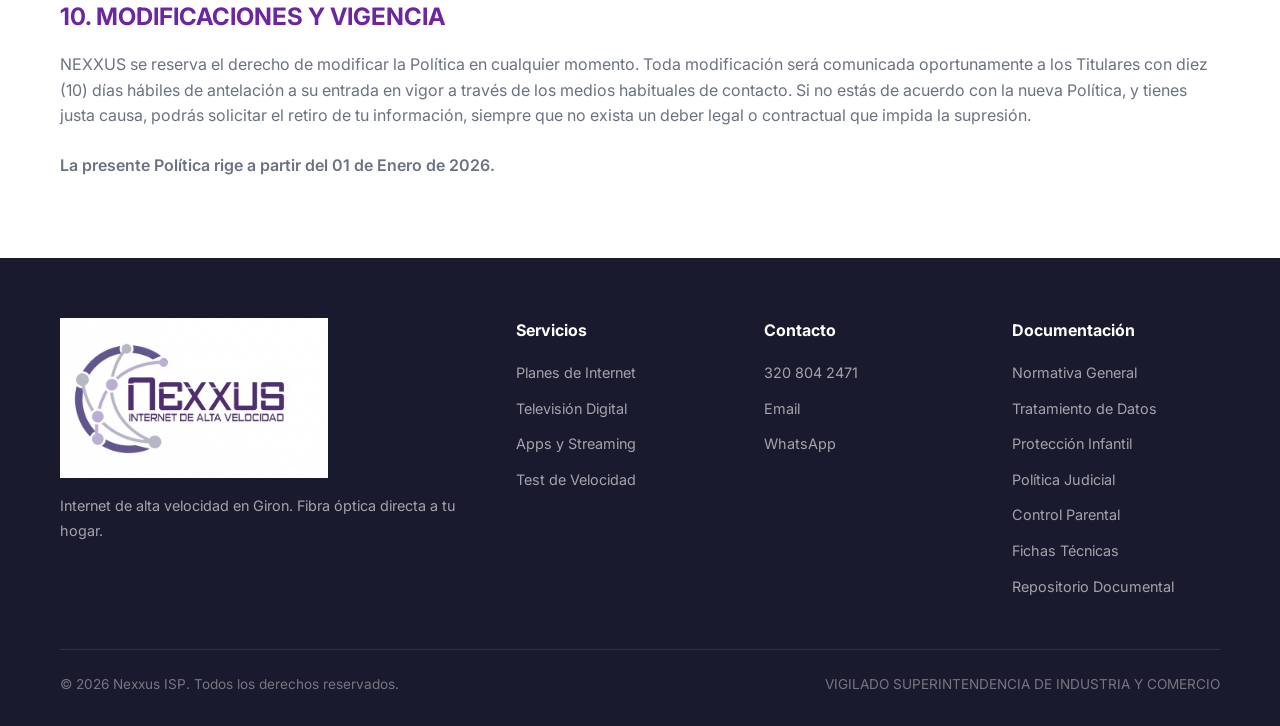
<file: tratamiento-datos.html>
<!DOCTYPE html>
<html lang="es">
<head>
    <meta charset="UTF-8">
    <meta name="viewport" content="width=device-width, initial-scale=1.0">
    <title>Tratamiento de Datos - Nexxus</title>
    <link rel="stylesheet" href="css/styles.css">
    <link rel="stylesheet" href="https://cdnjs.cloudflare.com/ajax/libs/font-awesome/6.5.0/css/all.min.css">
    <link rel="preconnect" href="https://fonts.googleapis.com">
    <link rel="preconnect" href="https://fonts.gstatic.com" crossorigin>
    <link href="https://fonts.googleapis.com/css2?family=Inter:wght@400;500;600;700;800&display=swap" rel="stylesheet">
</head>
<body>
    <header class="header">
        <div class="header-inner">
            <a href="index.html" class="logo"><img src="LOGO NETXUS 1.png" alt="Nexxus"></a>
            <button class="menu-toggle" aria-label="Menú"><i class="fas fa-bars"></i></button>
            <nav class="nav">
                <a href="index.html">Inicio</a>
                <a href="index.html#planes">Planes</a>
                <a href="tv.html">Televisión</a>
                <a href="apps.html">Apps y Streaming</a>
                <a href="speedtest.html">Test de Velocidad</a>
                <div class="nav-dropdown">
                    <a href="#" class="dropdown-toggle">Doc. Regulatoria <i class="fas fa-chevron-down"></i></a>
                    <div class="dropdown-menu">
                        <a href="normatividad.html">Normativa General</a>
                        <a href="tratamiento-datos.html">Tratamiento de Datos</a>
                        <a href="proteccion-infantil.html">Protección Infantil</a>
                        <a href="politica-judicial.html">Política Judicial</a>
                        <a href="control-parental.html">Control Parental</a>
                        <a href="datasheets.html">Fichas Técnicas</a>
                        <a href="repositorio-documental.html">Repositorio Documental</a>
                    </div>
                </div>
                <a href="contacto.html">Contacto</a>
                <a href="https://wa.me/573208042471" class="btn-nav" target="_blank"><i class="fab fa-whatsapp"></i> 320 804 2471</a>
            </nav>
        </div>
    </header>

    <section class="page-header">
        <div class="container">
            <h1>POLÍTICA DE TRATAMIENTO DE DATOS PERSONALES</h1>
            <p>Versión 1.0 | Vigente desde: 01 de Enero de 2026</p>
        </div>
    </section>

    <section class="section">
        <div class="container">

            <h2 style="color: var(--primary); margin-bottom: 16px;">1. IDENTIFICACIÓN DEL RESPONSABLE</h2>
            <p style="color: var(--gray); margin-bottom: 20px;">Nexxus Servicios Y Conexiones De Internet S.A.S, en adelante NEXXUS, Identificado con NIT 901918576, con domicilio principal en Carrera 27 #11 - 50, Arenales Campestre, Giron, es la Responsable del Tratamiento de tus Datos Personales.</p>
            <ul style="list-style: none; padding-left: 0; color: var(--gray); margin-bottom: 24px;">
                <li style="margin-bottom: 6px;"><strong>Dirección:</strong> Carrera 27 #11 - 50, Arenales Campestre, Giron</li>
                <li style="margin-bottom: 6px;"><strong>Correo electrónico:</strong> <a href="mailto:Nexxussycdeinternet@gmail.com" style="color: var(--primary);">Nexxussycdeinternet@gmail.com</a></li>
                <li style="margin-bottom: 6px;"><strong>Teléfono:</strong> <a href="tel:3208042471" style="color: var(--primary);">320 804 2471</a></li>
            </ul>

            <h2 style="color: var(--primary); margin-bottom: 16px;">2. OBJETIVO Y ALCANCE</h2>
            <p style="color: var(--gray); margin-bottom: 24px;">La presente Política establece las directrices, procedimientos y mecanismos aplicables al Tratamiento (recolección, almacenamiento, uso, circulación o supresión) de Datos Personales de titulares (clientes, empleados, proveedores, visitantes, etc.) por parte de NEXXUS. Se emite en estricto cumplimiento de la Ley 1581 de 2012, sus decretos reglamentarios, y las disposiciones específicas del Ministerio de Tecnologías de la Información y las Comunicaciones (Mintic) para el sector de telecomunicaciones.</p>

            <h2 style="color: var(--primary); margin-bottom: 16px;">3. PRINCIPIOS RECTORES</h2>
            <p style="color: var(--gray); margin-bottom: 24px;">NEXXUS aplicará los principios de Legalidad, Finalidad, Libertad (Autorización), Veracidad (Calidad), Transparencia, Acceso y Circulación Restringida, Seguridad y Confidencialidad en todo el ciclo de tratamiento. No se podrán recolectar datos sensibles sin el consentimiento expreso y previo, excepto en los casos exceptuados por la Ley.</p>

            <h2 style="color: var(--primary); margin-bottom: 16px;">4. CATEGORÍAS DE TITULARES Y FINALIDADES ESPECÍFICAS</h2>
            <p style="color: var(--gray); margin-bottom: 16px;">El Tratamiento de datos se realizará para las siguientes finalidades legítimas e informadas, dependiendo del tipo de Titular y de acuerdo con la Autorización otorgada:</p>

            <h3 style="color: var(--primary-dark); margin-bottom: 8px; font-size: 1.1rem;">4.1. CLIENTES (PERSONAS NATURALES Y JURÍDICAS)</h3>
            <ul style="list-style: disc; padding-left: 24px; color: var(--gray); margin-bottom: 20px;">
                <li style="margin-bottom: 6px;"><strong>Finalidad Precontractual, Contractual y Poscontractual:</strong> Gestión administrativa, contable y tributaria.</li>
                <li style="margin-bottom: 6px;"><strong>Prestación del Servicio:</strong> Activación de servicios de internet/televisión, facturación, cobro y atención de Peticiones, Quejas y Reclamos (PQR).</li>
                <li style="margin-bottom: 6px;"><strong>Servicio Técnico:</strong> Gestión de soporte técnico, instalación de equipos, mantenimiento preventivo y correctivo.</li>
                <li style="margin-bottom: 6px;"><strong>Encuestas:</strong> Realizar mediciones de satisfacción y control de calidad.</li>
                <li style="margin-bottom: 6px;"><strong>Mercadeo y Ventas:</strong> Ofrecer nuevos servicios, planes y promociones de temporada (previo consentimiento).</li>
            </ul>

            <h3 style="color: var(--primary-dark); margin-bottom: 8px; font-size: 1.1rem;">4.2. EMPLEADOS (Y EXEMPLEADOS)</h3>
            <ul style="list-style: disc; padding-left: 24px; color: var(--gray); margin-bottom: 20px;">
                <li style="margin-bottom: 6px;"><strong>Finalidad Contractual:</strong> Cumplimiento de obligaciones laborales, fiscales y de seguridad social.</li>
                <li style="margin-bottom: 6px;"><strong>Bienestar:</strong> Ejecución de programas de capacitación, bienestar social y salud ocupacional (SG-SST).</li>
                <li style="margin-bottom: 6px;"><strong>Administración:</strong> Gestión de nómina, certificaciones laborales, control disciplinario y memorandos.</li>
                <li style="margin-bottom: 6px;"><strong>Seguridad:</strong> Registro de videovigilancia y control de ingreso.</li>
            </ul>

            <h3 style="color: var(--primary-dark); margin-bottom: 8px; font-size: 1.1rem;">4.3. PROVEEDORES Y CONTRATISTAS</h3>
            <ul style="list-style: disc; padding-left: 24px; color: var(--gray); margin-bottom: 20px;">
                <li style="margin-bottom: 6px;"><strong>Vinculación:</strong> Proceso de selección, creación en sistemas contables y verificación de idoneidad.</li>
                <li style="margin-bottom: 6px;"><strong>Pagos:</strong> Gestión administrativa y control de facturación de bienes y servicios.</li>
                <li style="margin-bottom: 6px;"><strong>Evaluación:</strong> Seguimiento de niveles de servicio y cumplimiento de calidad.</li>
            </ul>

            <h3 style="color: var(--primary-dark); margin-bottom: 8px; font-size: 1.1rem;">4.4. VISITANTES (INSTALACIONES FÍSICAS Y CÁMARAS)</h3>
            <ul style="list-style: disc; padding-left: 24px; color: var(--gray); margin-bottom: 24px;">
                <li style="margin-bottom: 6px;"><strong>Seguridad:</strong> Control de ingreso y salida, identificación de personas y prevención de incidentes.</li>
                <li style="margin-bottom: 6px;"><strong>Videovigilancia:</strong> Registro de imágenes para seguridad de los colaboradores y activos.</li>
                <li style="margin-bottom: 6px;"><strong>Página Web/Redes Sociales:</strong> Recepción de formularios de contacto y gestión de PQR.</li>
            </ul>

            <h2 style="color: var(--primary); margin-bottom: 16px;">5. DATOS DE NIÑOS, NIÑAS Y ADOLESCENTES</h2>
            <p style="color: var(--gray); margin-bottom: 24px;">NEXXUS no realiza de forma directa el tratamiento de datos de menores. De forma excepcional, recolecta y trata los datos de hijos de trabajadores para fines exclusivos de afiliaciones a seguridad social, parafiscales y jornada familiar, con la debida autorización de sus representantes legales y respetando siempre el interés superior del menor y sus derechos prevalentes (Constitución, art. 44).</p>

            <h2 style="color: var(--primary); margin-bottom: 16px;">6. TRANSFERENCIA Y TRANSMISIÓN INTERNACIONAL</h2>
            <p style="color: var(--gray); margin-bottom: 24px;">NEXXUS actualmente no realiza Transferencia o Transmisión Internacional de datos personales. En caso de requerirse, se obtendrá la autorización previa y expresa del Titular y se asegurará que el país de destino proporcione niveles adecuados de protección.</p>

            <h2 style="color: var(--primary); margin-bottom: 16px;">7. PROCEDIMIENTO PARA EL EJERCICIO DE LOS DERECHOS DE LOS TITULARES (HABEAS DATA)</h2>
            <p style="color: var(--gray); margin-bottom: 16px;">El Titular (o quien la Ley autorice) puede ejercer sus derechos de conocer, actualizar y rectificar su información contactándonos por escrito al área responsable de protección de datos.</p>
            <p style="color: var(--gray); margin-bottom: 12px;"><strong>Canales de Atención (Canal Único de PQR Mintic):</strong></p>
            <p style="color: var(--gray); margin-bottom: 16px;">Toda Petición, Consulta, Queja o Reclamo (PQR) debe radicarse por escrito (físico o electrónico), sin ninguna formalidad más que los siguientes requisitos mínimos:</p>
            <ul style="list-style: disc; padding-left: 24px; color: var(--gray); margin-bottom: 16px;">
                <li style="margin-bottom: 6px;">Nombre y Documento de identificación del Titular.</li>
                <li style="margin-bottom: 6px;">Datos de notificación (dirección física y/o correo electrónico).</li>
                <li style="margin-bottom: 6px;">Descripción clara de los hechos que motivan la solicitud.</li>
                <li style="margin-bottom: 6px;">Anexar documentos de soporte si es un reclamo.</li>
            </ul>
            <p style="color: var(--gray); margin-bottom: 24px;">
                <strong>Enviar a:</strong><br>
                Correo electrónico: <a href="mailto:Nexxussycdeinternet@gmail.com" style="color: var(--primary);">Nexxussycdeinternet@gmail.com</a><br>
                Dirección física: Carrera 27 #11 - 50, Arenales Campestre, Giron
            </p>

            <h2 style="color: var(--primary); margin-bottom: 16px;">8. FLUJOS Y PLAZOS DE ATENCIÓN DE PQR (Cumplimiento Mintic)</h2>
            <p style="color: var(--gray); margin-bottom: 16px;">De acuerdo con el diagrama del flujo de atención de PQR para el sector de telecomunicaciones, NEXXUS aplicará los siguientes plazos y procedimientos:</p>

            <h3 style="color: var(--primary-dark); margin-bottom: 8px; font-size: 1.1rem;">8.1. CONSULTAS (Solicitud de conocer información personal)</h3>
            <p style="color: var(--gray); margin-bottom: 8px;">El plazo de respuesta es de diez (10) días hábiles, contados a partir de la fecha de recibo de la misma.</p>
            <ul style="list-style: disc; padding-left: 24px; color: var(--gray); margin-bottom: 20px;">
                <li style="margin-bottom: 6px;"><strong>No necesita prórroga:</strong> 10 días hábiles.</li>
                <li style="margin-bottom: 6px;"><strong>Necesita prórroga:</strong> Se informará al interesado los motivos de la demora. 10 días hábiles iniciales + hasta 5 días hábiles siguientes.</li>
            </ul>

            <h3 style="color: var(--primary-dark); margin-bottom: 8px; font-size: 1.1rem;">8.2. RECLAMOS (Solicitud de corrección, actualización o supresión)</h3>
            <p style="color: var(--gray); margin-bottom: 8px;">El plazo de respuesta es de quince (15) días hábiles, contados a partir del día siguiente a la fecha de su recibo completo.</p>
            <ul style="list-style: disc; padding-left: 24px; color: var(--gray); margin-bottom: 20px;">
                <li style="margin-bottom: 6px;"><strong>No necesita prórroga:</strong> 15 días hábiles.</li>
                <li style="margin-bottom: 6px;"><strong>Necesita prórroga:</strong> Se informará al Titular los motivos de la demora. Se incluirá la leyenda «reclamo en trámite» en la base de datos. 15 días hábiles iniciales + hasta 8 días hábiles siguientes.</li>
            </ul>
            <p style="color: var(--gray); margin-bottom: 24px;"><strong>Subsanación de Fallas:</strong> Si el reclamo resulta incompleto, se requerirá al interesado dentro de los cinco (5) días hábiles siguientes a la recepción para que subsane. Transcurridos dos (2) meses sin que el solicitante presente la información, se entenderá que ha desistido del reclamo.</p>

            <h2 style="color: var(--primary); margin-bottom: 16px;">9. TIEMPOS DE CONSERVACIÓN DE DATOS</h2>
            <p style="color: var(--gray); margin-bottom: 16px;">La información no será objeto de tratamiento por un periodo superior al pactado con el tercero o al establecido por la Ley:</p>
            <ul style="list-style: disc; padding-left: 24px; color: var(--gray); margin-bottom: 24px;">
                <li style="margin-bottom: 6px;"><strong>Empleados:</strong> Hasta veinte (20) años después de terminada la relación laboral.</li>
                <li style="margin-bottom: 6px;"><strong>Clientes (Personas Naturales):</strong> Hasta cinco (5) años después de finalizar el contrato.</li>
                <li style="margin-bottom: 6px;"><strong>Videovigilancia:</strong> Máximo diez (10) días.</li>
                <li style="margin-bottom: 6px;"><strong>Visitantes (Ingreso):</strong> Máximo un (1) año.</li>
            </ul>

            <h2 style="color: var(--primary); margin-bottom: 16px;">10. MODIFICACIONES Y VIGENCIA</h2>
            <p style="color: var(--gray); margin-bottom: 24px;">NEXXUS se reserva el derecho de modificar la Política en cualquier momento. Toda modificación será comunicada oportunamente a los Titulares con diez (10) días hábiles de antelación a su entrada en vigor a través de los medios habituales de contacto. Si no estás de acuerdo con la nueva Política, y tienes justa causa, podrás solicitar el retiro de tu información, siempre que no exista un deber legal o contractual que impida la supresión.</p>
            <p style="color: var(--gray); font-weight: 600;">La presente Política rige a partir del 01 de Enero de 2026.</p>

        </div>
    </section>

    <footer class="footer">
        <div class="container">
            <div class="footer-grid">
                <div class="footer-brand"><a href="index.html" class="logo"><img src="LOGO NETXUS 1.png" alt="Nexxus" style="height: 160px;"></a><p>Internet de alta velocidad en Giron. Fibra óptica directa a tu hogar.</p></div>
                <div><h4>Servicios</h4><ul class="footer-links"><li><a href="index.html#planes">Planes de Internet</a></li><li><a href="tv.html">Televisión Digital</a></li><li><a href="apps.html">Apps y Streaming</a></li><li><a href="speedtest.html">Test de Velocidad</a></li></ul></div>
                <div><h4>Contacto</h4><ul class="footer-links"><li><a href="tel:3208042471">320 804 2471</a></li><li><a href="mailto:Nexxussycdeinternet@gmail.com">Email</a></li><li><a href="https://wa.me/573208042471">WhatsApp</a></li></ul></div>
                <div><h4>Documentación</h4><ul class="footer-links"><li><a href="normatividad.html">Normativa General</a></li><li><a href="tratamiento-datos.html">Tratamiento de Datos</a></li><li><a href="proteccion-infantil.html">Protección Infantil</a></li><li><a href="politica-judicial.html">Política Judicial</a></li><li><a href="control-parental.html">Control Parental</a></li><li><a href="datasheets.html">Fichas Técnicas</a></li><li><a href="repositorio-documental.html">Repositorio Documental</a></li></ul></div>
            </div>
            <div class="footer-bottom"><p>&copy; 2026 Nexxus ISP. Todos los derechos reservados.</p><p>VIGILADO SUPERINTENDENCIA DE INDUSTRIA Y COMERCIO</p></div>
        </div>
    </footer>

    <a href="https://wa.me/573208042471" class="whatsapp-float" target="_blank" aria-label="WhatsApp"><i class="fab fa-whatsapp"></i></a>
    <script src="js/script.js"></script>
</body>
</html>
</file>
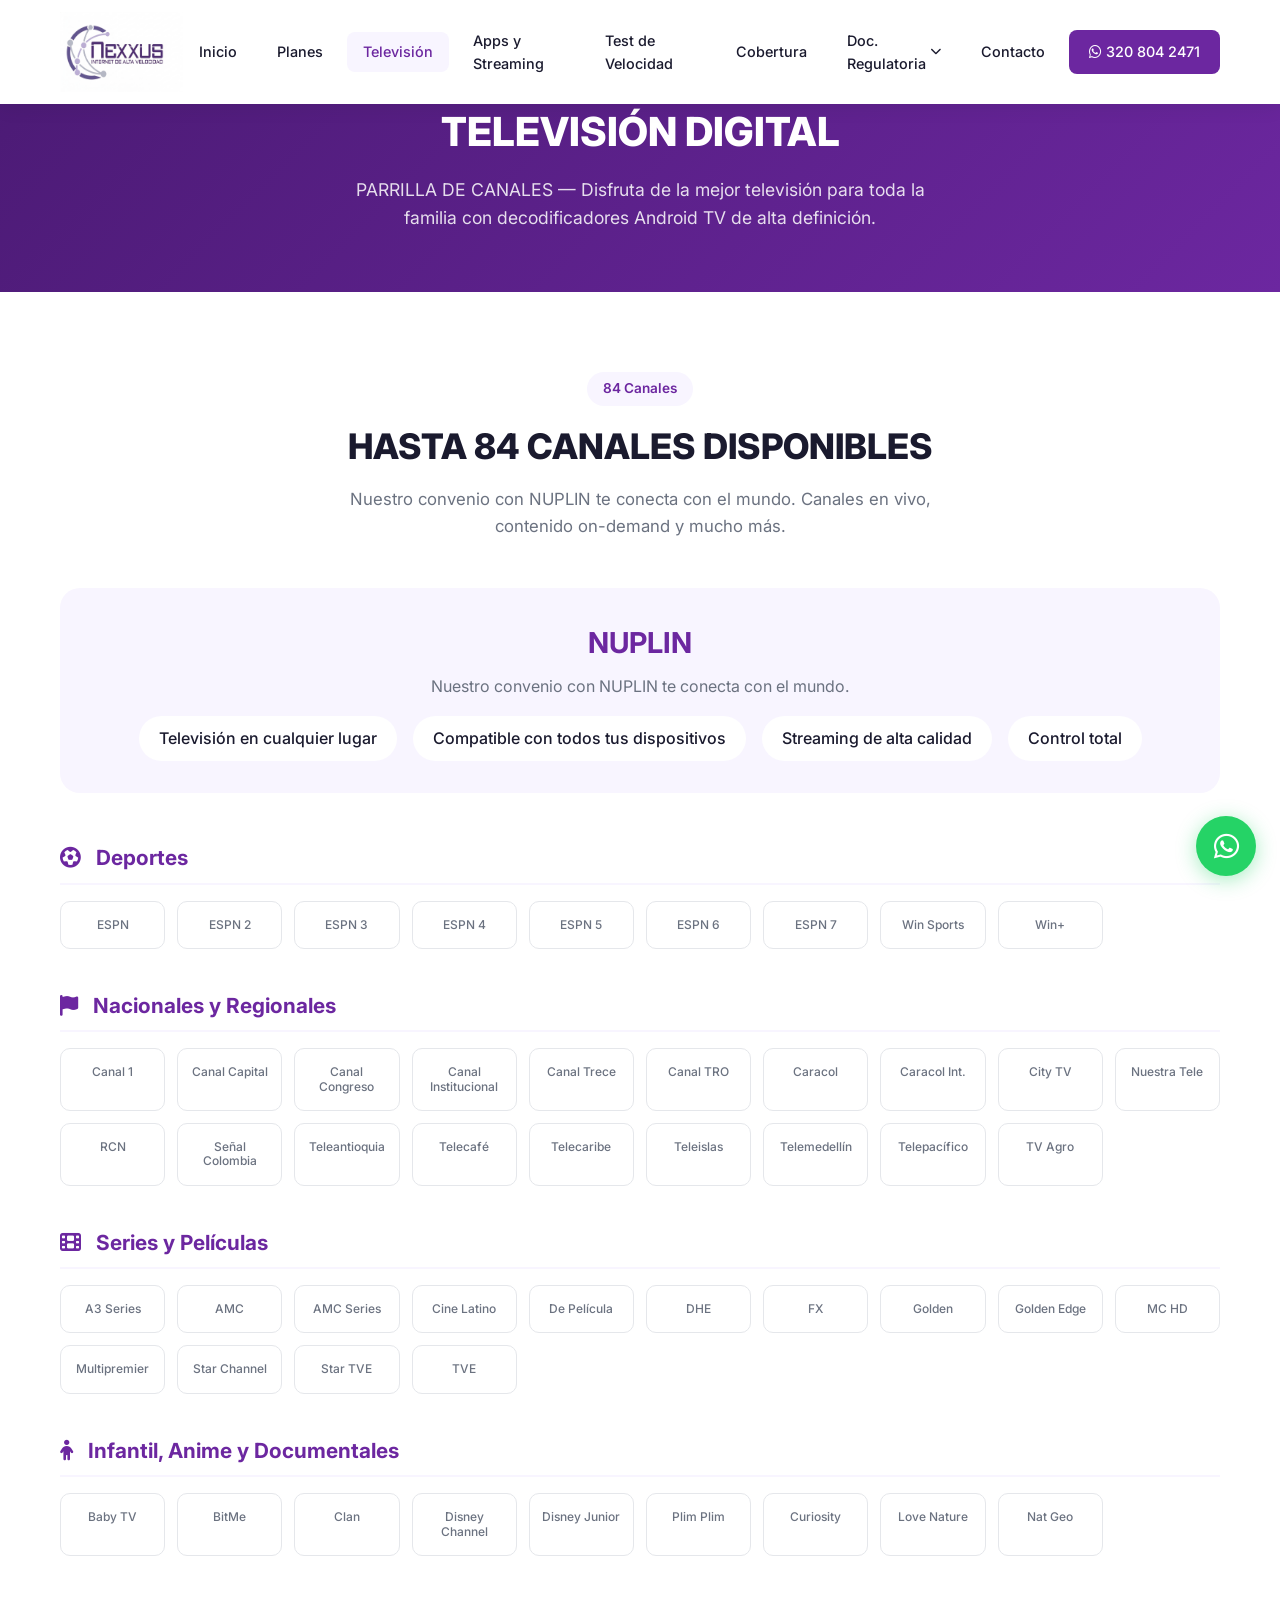
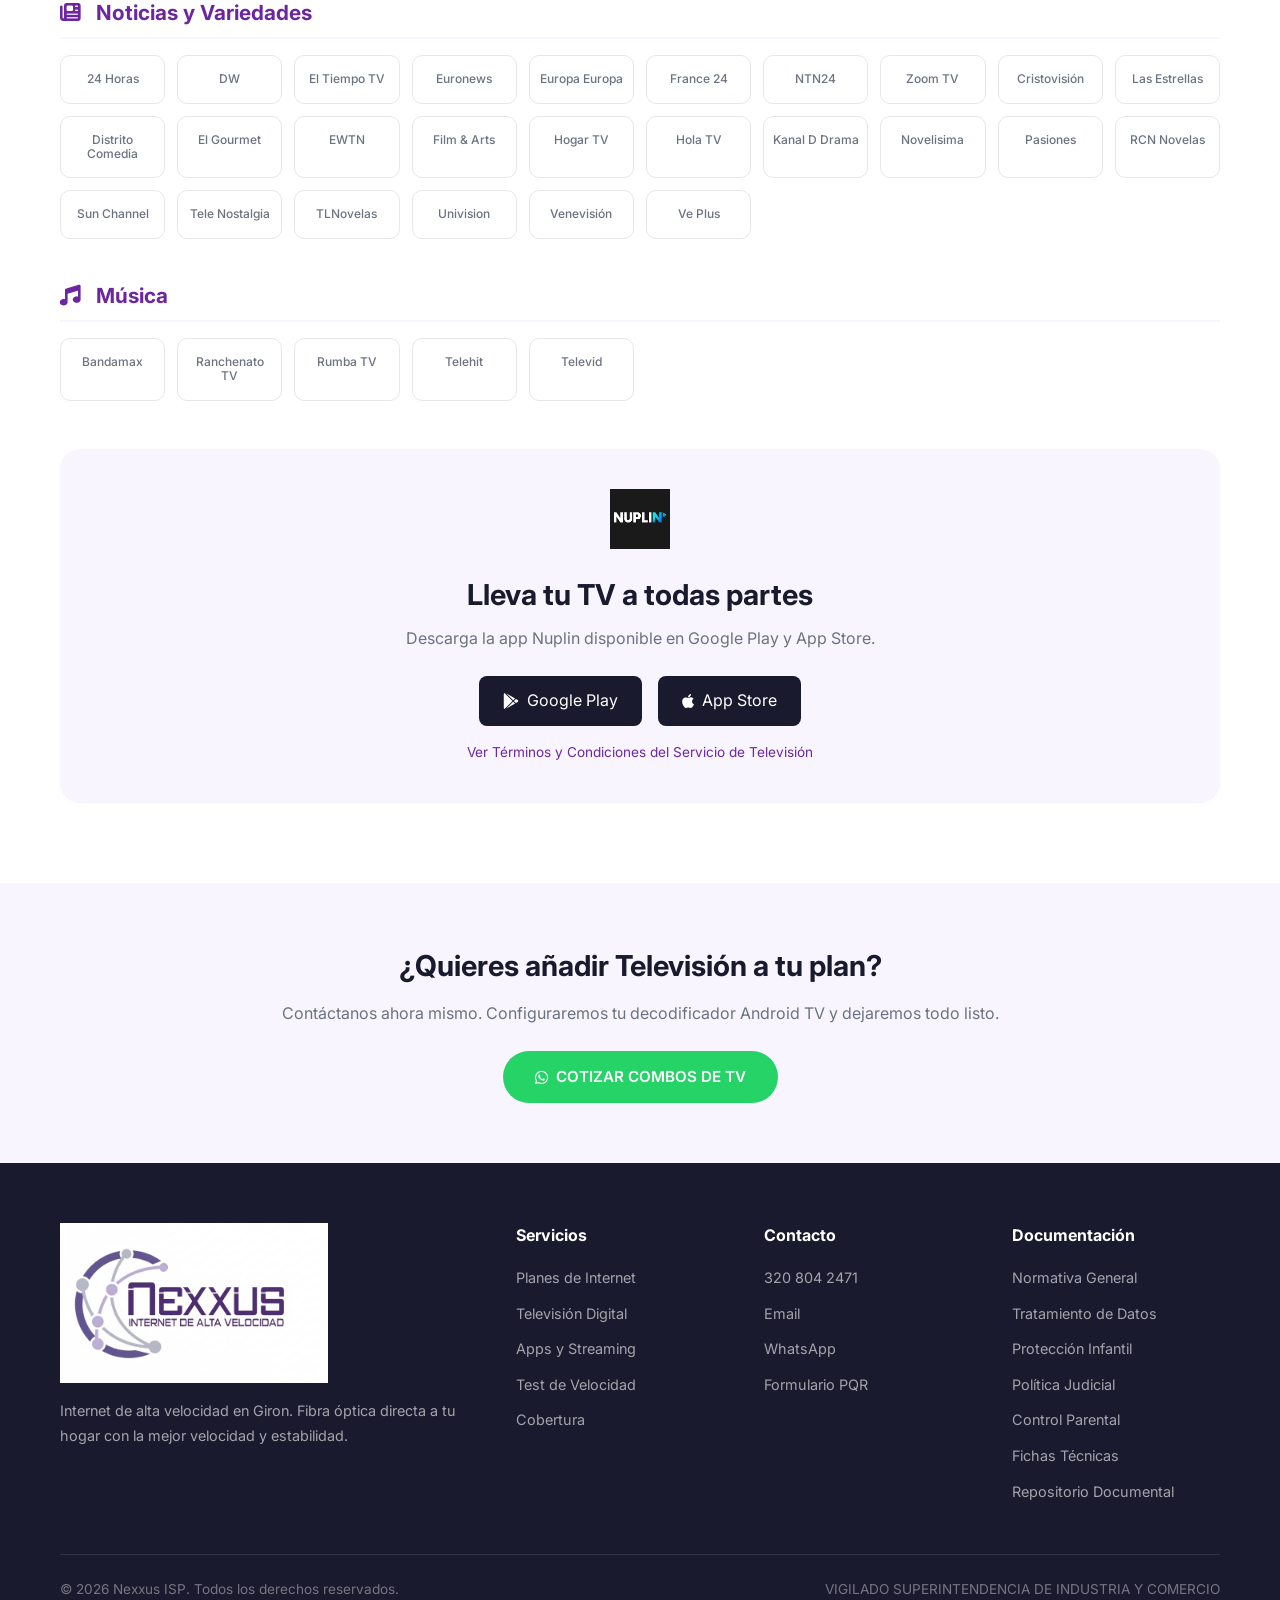
<file: tv.html>
<!DOCTYPE html>
<html lang="es">
<head>
    <meta charset="UTF-8">
    <meta name="viewport" content="width=device-width, initial-scale=1.0">
    <title>Televisión Digital - Nexxus</title>
    <meta name="description" content="Televisión digital con Nuplin. Más de 80 canales HD, decodificador Android TV y streaming incluido.">
    <link rel="stylesheet" href="css/styles.css">
    <link rel="stylesheet" href="https://cdnjs.cloudflare.com/ajax/libs/font-awesome/6.5.0/css/all.min.css">
    <link rel="preconnect" href="https://fonts.googleapis.com">
    <link rel="preconnect" href="https://fonts.gstatic.com" crossorigin>
    <link href="https://fonts.googleapis.com/css2?family=Inter:wght@400;500;600;700;800&display=swap" rel="stylesheet">
</head>
<body>

    <header class="header">
        <div class="header-inner">
            <a href="index.html" class="logo">
                <img src="LOGO NETXUS 1.png" alt="Nexxus">
            </a>
            <button class="menu-toggle" aria-label="Menú">
                <i class="fas fa-bars"></i>
            </button>
            <nav class="nav">
                <a href="index.html">Inicio</a>
                <a href="index.html#planes">Planes</a>
                <a href="tv.html" class="active">Televisión</a>
                <a href="apps.html">Apps y Streaming</a>
                <a href="speedtest.html">Test de Velocidad</a>
                <a href="index.html#cobertura">Cobertura</a>
                <div class="nav-dropdown">
                    <a href="#" class="dropdown-toggle">Doc. Regulatoria <i class="fas fa-chevron-down"></i></a>
                    <div class="dropdown-menu">
                        <a href="normatividad.html">Normativa General</a>
                        <a href="tratamiento-datos.html">Tratamiento de Datos</a>
                        <a href="proteccion-infantil.html">Protección Infantil</a>
                        <a href="politica-judicial.html">Política Judicial</a>
                        <a href="control-parental.html">Control Parental</a>
                        <a href="datasheets.html">Fichas Técnicas</a>
                        <a href="repositorio-documental.html">Repositorio Documental</a>
                    </div>
                </div>
                <a href="contacto.html">Contacto</a>
                <a href="https://wa.me/573208042471" class="btn-nav" target="_blank">
                    <i class="fab fa-whatsapp"></i> 320 804 2471
                </a>
            </nav>
        </div>
    </header>

    <section class="page-header">
        <div class="container">
            <h1>TELEVISIÓN DIGITAL</h1>
            <p>PARRILLA DE CANALES — Disfruta de la mejor televisión para toda la familia con decodificadores Android TV de alta definición.</p>
        </div>
    </section>

    <section class="section">
        <div class="container">
            <div class="section-header">
                <span class="badge">84 Canales</span>
                <h2>HASTA 84 CANALES DISPONIBLES</h2>
                <p>Nuestro convenio con NUPLIN te conecta con el mundo. Canales en vivo, contenido on-demand y mucho más.</p>
            </div>

            <div style="text-align: center; margin-bottom: 48px; padding: 32px; background: var(--primary-bg); border-radius: var(--radius-lg);">
                <h3 style="font-size: 1.8rem; color: var(--primary); margin-bottom: 8px;">NUPLIN</h3>
                <p style="color: var(--gray); margin-bottom: 16px;">Nuestro convenio con NUPLIN te conecta con el mundo.</p>
                <div style="display: flex; gap: 16px; justify-content: center; flex-wrap: wrap;">
                    <span style="background: var(--white); padding: 10px 20px; border-radius: 50px; font-weight: 500;">Televisión en cualquier lugar</span>
                    <span style="background: var(--white); padding: 10px 20px; border-radius: 50px; font-weight: 500;">Compatible con todos tus dispositivos</span>
                    <span style="background: var(--white); padding: 10px 20px; border-radius: 50px; font-weight: 500;">Streaming de alta calidad</span>
                    <span style="background: var(--white); padding: 10px 20px; border-radius: 50px; font-weight: 500;">Control total</span>
                </div>
            </div>

            <div class="channel-category">
                <h3><i class="fas fa-futbol"></i> &nbsp; Deportes</h3>
                <div class="channels-grid">
                    <div class="channel-item"><span>ESPN</span></div>
                    <div class="channel-item"><span>ESPN 2</span></div>
                    <div class="channel-item"><span>ESPN 3</span></div>
                    <div class="channel-item"><span>ESPN 4</span></div>
                    <div class="channel-item"><span>ESPN 5</span></div>
                    <div class="channel-item"><span>ESPN 6</span></div>
                    <div class="channel-item"><span>ESPN 7</span></div>
                    <div class="channel-item"><span>Win Sports</span></div>
                    <div class="channel-item"><span>Win+</span></div>
                </div>
            </div>

            <div class="channel-category">
                <h3><i class="fas fa-flag"></i> &nbsp; Nacionales y Regionales</h3>
                <div class="channels-grid">
                    <div class="channel-item"><span>Canal 1</span></div>
                    <div class="channel-item"><span>Canal Capital</span></div>
                    <div class="channel-item"><span>Canal Congreso</span></div>
                    <div class="channel-item"><span>Canal Institucional</span></div>
                    <div class="channel-item"><span>Canal Trece</span></div>
                    <div class="channel-item"><span>Canal TRO</span></div>
                    <div class="channel-item"><span>Caracol</span></div>
                    <div class="channel-item"><span>Caracol Int.</span></div>
                    <div class="channel-item"><span>City TV</span></div>
                    <div class="channel-item"><span>Nuestra Tele</span></div>
                    <div class="channel-item"><span>RCN</span></div>
                    <div class="channel-item"><span>Señal Colombia</span></div>
                    <div class="channel-item"><span>Teleantioquia</span></div>
                    <div class="channel-item"><span>Telecafé</span></div>
                    <div class="channel-item"><span>Telecaribe</span></div>
                    <div class="channel-item"><span>Teleislas</span></div>
                    <div class="channel-item"><span>Telemedellín</span></div>
                    <div class="channel-item"><span>Telepacífico</span></div>
                    <div class="channel-item"><span>TV Agro</span></div>
                </div>
            </div>

            <div class="channel-category">
                <h3><i class="fas fa-film"></i> &nbsp; Series y Películas</h3>
                <div class="channels-grid">
                    <div class="channel-item"><span>A3 Series</span></div>
                    <div class="channel-item"><span>AMC</span></div>
                    <div class="channel-item"><span>AMC Series</span></div>
                    <div class="channel-item"><span>Cine Latino</span></div>
                    <div class="channel-item"><span>De Película</span></div>
                    <div class="channel-item"><span>DHE</span></div>
                    <div class="channel-item"><span>FX</span></div>
                    <div class="channel-item"><span>Golden</span></div>
                    <div class="channel-item"><span>Golden Edge</span></div>
                    <div class="channel-item"><span>MC HD</span></div>
                    <div class="channel-item"><span>Multipremier</span></div>
                    <div class="channel-item"><span>Star Channel</span></div>
                    <div class="channel-item"><span>Star TVE</span></div>
                    <div class="channel-item"><span>TVE</span></div>
                </div>
            </div>

            <div class="channel-category">
                <h3><i class="fas fa-child"></i> &nbsp; Infantil, Anime y Documentales</h3>
                <div class="channels-grid">
                    <div class="channel-item"><span>Baby TV</span></div>
                    <div class="channel-item"><span>BitMe</span></div>
                    <div class="channel-item"><span>Clan</span></div>
                    <div class="channel-item"><span>Disney Channel</span></div>
                    <div class="channel-item"><span>Disney Junior</span></div>
                    <div class="channel-item"><span>Plim Plim</span></div>
                    <div class="channel-item"><span>Curiosity</span></div>
                    <div class="channel-item"><span>Love Nature</span></div>
                    <div class="channel-item"><span>Nat Geo</span></div>
                </div>
            </div>

            <div class="channel-category">
                <h3><i class="fas fa-newspaper"></i> &nbsp; Noticias y Variedades</h3>
                <div class="channels-grid">
                    <div class="channel-item"><span>24 Horas</span></div>
                    <div class="channel-item"><span>DW</span></div>
                    <div class="channel-item"><span>El Tiempo TV</span></div>
                    <div class="channel-item"><span>Euronews</span></div>
                    <div class="channel-item"><span>Europa Europa</span></div>
                    <div class="channel-item"><span>France 24</span></div>
                    <div class="channel-item"><span>NTN24</span></div>
                    <div class="channel-item"><span>Zoom TV</span></div>
                    <div class="channel-item"><span>Cristovisión</span></div>
                    <div class="channel-item"><span>Las Estrellas</span></div>
                    <div class="channel-item"><span>Distrito Comedia</span></div>
                    <div class="channel-item"><span>El Gourmet</span></div>
                    <div class="channel-item"><span>EWTN</span></div>
                    <div class="channel-item"><span>Film & Arts</span></div>
                    <div class="channel-item"><span>Hogar TV</span></div>
                    <div class="channel-item"><span>Hola TV</span></div>
                    <div class="channel-item"><span>Kanal D Drama</span></div>
                    <div class="channel-item"><span>Novelisima</span></div>
                    <div class="channel-item"><span>Pasiones</span></div>
                    <div class="channel-item"><span>RCN Novelas</span></div>
                    <div class="channel-item"><span>Sun Channel</span></div>
                    <div class="channel-item"><span>Tele Nostalgia</span></div>
                    <div class="channel-item"><span>TLNovelas</span></div>
                    <div class="channel-item"><span>Univision</span></div>
                    <div class="channel-item"><span>Venevisión</span></div>
                    <div class="channel-item"><span>Ve Plus</span></div>
                </div>
            </div>

            <div class="channel-category">
                <h3><i class="fas fa-music"></i> &nbsp; Música</h3>
                <div class="channels-grid">
                    <div class="channel-item"><span>Bandamax</span></div>
                    <div class="channel-item"><span>Ranchenato TV</span></div>
                    <div class="channel-item"><span>Rumba TV</span></div>
                    <div class="channel-item"><span>Telehit</span></div>
                    <div class="channel-item"><span>Televid</span></div>
                </div>
            </div>

            <div style="text-align: center; margin-top: 48px; padding: 40px; background: var(--primary-bg); border-radius: var(--radius-lg);">
                <img src="LOGO NUPLIN.png" alt="Nuplin" style="height: 60px; width: auto; margin-bottom: 16px;">
                <h3 style="font-size: 1.8rem; margin-bottom: 8px;">Lleva tu TV a todas partes</h3>
                <p style="color: var(--gray); margin-bottom: 24px;">Descarga la app Nuplin disponible en Google Play y App Store.</p>
                <div style="display: flex; gap: 16px; justify-content: center; flex-wrap: wrap;">
                    <a href="#" style="background: var(--dark); color: var(--white); padding: 12px 24px; border-radius: 8px; display: inline-flex; align-items: center; gap: 8px;">
                        <i class="fab fa-google-play"></i> Google Play
                    </a>
                    <a href="#" style="background: var(--dark); color: var(--white); padding: 12px 24px; border-radius: 8px; display: inline-flex; align-items: center; gap: 8px;">
                        <i class="fab fa-apple"></i> App Store
                    </a>
                </div>
                <p style="margin-top: 16px; font-size: 0.85rem;">
                    <a href="#" style="color: var(--primary);">Ver Términos y Condiciones del Servicio de Televisión</a>
                </p>
            </div>
        </div>
    </section>

    <section class="section section-purple" style="padding: 60px 0;">
        <div class="container" style="text-align: center;">
            <h2 style="font-size: 1.8rem; margin-bottom: 12px;">¿Quieres añadir Televisión a tu plan?</h2>
            <p style="color: var(--gray); margin-bottom: 24px;">Contáctanos ahora mismo. Configuraremos tu decodificador Android TV y dejaremos todo listo.</p>
            <a href="https://wa.me/573208042471?text=Quiero%20TV%20con%20Nuplin" class="btn btn-whatsapp" target="_blank">
                <i class="fab fa-whatsapp"></i> COTIZAR COMBOS DE TV
            </a>
        </div>
    </section>

    <footer class="footer">
        <div class="container">
            <div class="footer-grid">
                <div class="footer-brand">
                    <a href="index.html" class="logo">
                        <img src="LOGO NETXUS 1.png" alt="Nexxus" style="height: 160px;">
                    </a>
                    <p>Internet de alta velocidad en Giron. Fibra óptica directa a tu hogar con la mejor velocidad y estabilidad.</p>
                </div>
                <div>
                    <h4>Servicios</h4>
                    <ul class="footer-links">
                        <li><a href="index.html#planes">Planes de Internet</a></li>
                        <li><a href="tv.html">Televisión Digital</a></li>
                        <li><a href="apps.html">Apps y Streaming</a></li>
                        <li><a href="speedtest.html">Test de Velocidad</a></li>
                        <li><a href="index.html#cobertura">Cobertura</a></li>
                    </ul>
                </div>
                <div>
                    <h4>Contacto</h4>
                    <ul class="footer-links">
                        <li><a href="tel:3208042471">320 804 2471</a></li>
                        <li><a href="mailto:Nexxussycdeinternet@gmail.com">Email</a></li>
                        <li><a href="https://wa.me/573208042471">WhatsApp</a></li>
                        <li><a href="contacto.html">Formulario PQR</a></li>
                    </ul>
                </div>
                <div>
                    <h4>Documentación</h4>
                    <ul class="footer-links">
                        <li><a href="normatividad.html">Normativa General</a></li>
                        <li><a href="tratamiento-datos.html">Tratamiento de Datos</a></li>
                        <li><a href="proteccion-infantil.html">Protección Infantil</a></li>
                        <li><a href="politica-judicial.html">Política Judicial</a></li>
                        <li><a href="control-parental.html">Control Parental</a></li>
                        <li><a href="datasheets.html">Fichas Técnicas</a></li>
                        <li><a href="repositorio-documental.html">Repositorio Documental</a></li>
                    </ul>
                </div>
            </div>
            <div class="footer-bottom">
                <p>&copy; 2026 Nexxus ISP. Todos los derechos reservados.</p>
                <p>VIGILADO SUPERINTENDENCIA DE INDUSTRIA Y COMERCIO</p>
            </div>
        </div>
    </footer>

    <a href="https://wa.me/573208042471" class="whatsapp-float" target="_blank" aria-label="WhatsApp">
        <i class="fab fa-whatsapp"></i>
    </a>

    <script src="js/script.js"></script>
</body>
</html>
</file>
<file: css/styles.css>
* {
    margin: 0;
    padding: 0;
    box-sizing: border-box;
}

:root {
    --primary: #6C27A0;
    --primary-dark: #4A1A73;
    --primary-light: #8B4FC7;
    --primary-bg: #F8F5FF;
    --white: #FFFFFF;
    --dark: #1A1A2E;
    --gray: #6B7280;
    --gray-light: #F3F4F6;
    --border: #E5E7EB;
    --whatsapp: #25D366;
    --whatsapp-dark: #1DA851;
    --shadow: 0 4px 20px rgba(108, 39, 160, 0.12);
    --shadow-lg: 0 10px 40px rgba(108, 39, 160, 0.18);
    --radius: 12px;
    --radius-lg: 20px;
    --transition: all 0.3s ease;
}

html {
    scroll-behavior: smooth;
}

body {
    font-family: 'Inter', -apple-system, BlinkMacSystemFont, 'Segoe UI', sans-serif;
    color: var(--dark);
    background: var(--white);
    line-height: 1.6;
    overflow-x: hidden;
}

a { text-decoration: none; color: inherit; }
ul { list-style: none; }
img { max-width: 100%; height: auto; }
.container { max-width: 1200px; margin: 0 auto; padding: 0 20px; }

/* HEADER */
.header {
    position: fixed;
    top: 0;
    left: 0;
    width: 100%;
    z-index: 1000;
    background: var(--white);
    box-shadow: 0 2px 20px rgba(0,0,0,0.08);
    transition: var(--transition);
}

.header.scrolled {
    background: rgba(255,255,255,0.97);
    backdrop-filter: blur(10px);
}

.header-inner {
    display: flex;
    align-items: center;
    justify-content: space-between;
    padding: 12px 20px;
    max-width: 1200px;
    margin: 0 auto;
}

.logo {
    display: flex;
    align-items: center;
    gap: 10px;
    font-size: 1.4rem;
    font-weight: 800;
    color: var(--primary);
}

.logo img {
    height: 80px;
    width: auto;
}

.nav {
    display: flex;
    align-items: center;
    gap: 8px;
}

.nav a {
    padding: 8px 16px;
    border-radius: 8px;
    font-size: 0.9rem;
    font-weight: 500;
    color: var(--dark);
    transition: var(--transition);
}

.nav a:hover,
.nav a.active {
    background: var(--primary-bg);
    color: var(--primary);
}

.nav .btn-nav {
    flex-shrink: 0;
    background: var(--primary);
    color: var(--white) !important;
    padding: 10px 20px;
}

.nav .btn-nav:hover {
    background: var(--primary-dark);
    transform: translateY(-1px);
}

.nav-dropdown {
    position: relative;
}

.dropdown-toggle {
    display: flex;
    align-items: center;
    gap: 4px;
    cursor: pointer;
}

.dropdown-toggle i {
    font-size: 0.7rem;
    transition: var(--transition);
}

.dropdown-toggle.open i {
    transform: rotate(180deg);
}

.dropdown-menu {
    display: none;
    position: absolute;
    top: 100%;
    left: 0;
    background: var(--white);
    min-width: 220px;
    border-radius: var(--radius);
    box-shadow: var(--shadow-lg);
    padding: 8px;
    z-index: 100;
    border: 1px solid var(--border);
}

.dropdown-menu a {
    display: block;
    padding: 10px 16px;
    border-radius: 8px;
    font-size: 0.85rem;
    white-space: nowrap;
}

.dropdown-menu a:hover {
    background: var(--primary-bg);
    color: var(--primary);
}

.nav-dropdown:hover .dropdown-menu {
    display: block;
}

.dropdown-menu.show {
    display: block;
}

.menu-toggle {
    display: none;
    background: none;
    border: none;
    font-size: 1.5rem;
    color: var(--primary);
    cursor: pointer;
    padding: 8px;
}

/* WHATSAPP FLOAT */
.whatsapp-float {
    position: fixed;
    bottom: 24px;
    right: 24px;
    z-index: 999;
    background: var(--whatsapp);
    color: var(--white);
    width: 60px;
    height: 60px;
    border-radius: 50%;
    display: flex;
    align-items: center;
    justify-content: center;
    font-size: 1.8rem;
    box-shadow: 0 4px 20px rgba(37, 211, 102, 0.4);
    transition: var(--transition);
    animation: pulse-whatsapp 2s infinite;
}

@keyframes pulse-whatsapp {
    0% { box-shadow: 0 4px 20px rgba(37, 211, 102, 0.4); }
    50% { box-shadow: 0 4px 30px rgba(37, 211, 102, 0.7); }
    100% { box-shadow: 0 4px 20px rgba(37, 211, 102, 0.4); }
}

.whatsapp-float:hover {
    transform: scale(1.1);
    background: var(--whatsapp-dark);
}

/* HERO */
section[id] {
    scroll-margin-top: 100px;
}

.hero {
    padding: 100px 0 80px;
    background: linear-gradient(135deg, var(--primary-dark) 0%, var(--primary) 50%, var(--primary-light) 100%);
    color: var(--white);
    position: relative;
    overflow: hidden;
}

.hero::before {
    content: '';
    position: absolute;
    top: -50%;
    right: -20%;
    width: 600px;
    height: 600px;
    background: rgba(255,255,255,0.05);
    border-radius: 50%;
}

.hero::after {
    content: '';
    position: absolute;
    bottom: -30%;
    left: -10%;
    width: 400px;
    height: 400px;
    background: rgba(255,255,255,0.03);
    border-radius: 50%;
}

.hero-content {
    position: relative;
    z-index: 1;
    display: grid;
    grid-template-columns: 1fr 1fr;
    gap: 60px;
    align-items: center;
}

.hero-text h1 {
    font-size: 2.5rem;
    font-weight: 800;
    line-height: 1.2;
    margin-bottom: 20px;
}

.hero-text h1 span {
    display: block;
    color: rgba(255,255,255,0.9);
    font-weight: 400;
    font-size: 1.5rem;
    margin-top: 8px;
}

.hero-text p {
    font-size: 1.1rem;
    opacity: 0.9;
    margin-bottom: 32px;
    max-width: 700px;
    margin-left: auto;
    margin-right: auto;
}

.hero-buttons {
    display: flex;
    gap: 16px;
    flex-wrap: wrap;
}

.btn {
    display: inline-flex;
    align-items: center;
    gap: 8px;
    padding: 14px 32px;
    border-radius: 50px;
    font-weight: 600;
    font-size: 0.95rem;
    transition: var(--transition);
    border: none;
    cursor: pointer;
}

.btn-primary {
    background: var(--white);
    color: var(--primary);
}

.btn-primary:hover {
    transform: translateY(-2px);
    box-shadow: 0 8px 25px rgba(0,0,0,0.2);
}

.btn-outline {
    background: transparent;
    color: var(--white);
    border: 2px solid rgba(255,255,255,0.3);
}

.btn-outline:hover {
    border-color: var(--white);
    background: rgba(255,255,255,0.1);
}

.btn-whatsapp {
    background: var(--whatsapp);
    color: var(--white);
}

.btn-whatsapp:hover {
    background: var(--whatsapp-dark);
    transform: translateY(-2px);
}

.btn-purple {
    background: var(--primary);
    color: var(--white);
}

.btn-purple:hover {
    background: var(--primary-dark);
    transform: translateY(-2px);
}

.hero-stats {
    display: grid;
    grid-template-columns: repeat(3, 1fr);
    gap: 20px;
    background: rgba(255,255,255,0.1);
    backdrop-filter: blur(10px);
    border-radius: var(--radius-lg);
    padding: 32px;
    border: 1px solid rgba(255,255,255,0.15);
}

.hero-stat {
    text-align: center;
}

.hero-stat .number {
    font-size: 2rem;
    font-weight: 800;
    display: block;
}

.hero-stat .label {
    font-size: 0.85rem;
    opacity: 0.8;
}

/* SECTION STYLES */
.section {
    padding: 80px 0;
}

.section-header {
    text-align: center;
    margin-bottom: 48px;
}

.section-header h2 {
    font-size: 2.2rem;
    font-weight: 800;
    color: var(--dark);
    margin-bottom: 12px;
}

.section-header p {
    font-size: 1.05rem;
    color: var(--gray);
    max-width: 600px;
    margin: 0 auto;
}

.section-header .badge {
    display: inline-block;
    background: var(--primary-bg);
    color: var(--primary);
    padding: 6px 16px;
    border-radius: 50px;
    font-size: 0.85rem;
    font-weight: 600;
    margin-bottom: 12px;
}

.section-purple {
    background: var(--primary-bg);
}

/* PLANS */
.plans-grid {
    display: grid;
    grid-template-columns: repeat(3, 1fr);
    gap: 24px;
}

.plan-card {
    background: var(--white);
    border-radius: var(--radius-lg);
    padding: 40px 32px;
    text-align: center;
    box-shadow: var(--shadow);
    border: 2px solid var(--border);
    transition: var(--transition);
    position: relative;
}

.plan-card:hover {
    transform: translateY(-8px);
    box-shadow: var(--shadow-lg);
    border-color: var(--primary-light);
}

.plan-card.featured {
    border-color: var(--primary);
    transform: scale(1.05);
}

.plan-card.featured:hover {
    transform: scale(1.05) translateY(-8px);
}

.plan-card .popular {
    position: absolute;
    top: -12px;
    left: 50%;
    transform: translateX(-50%);
    background: var(--primary);
    color: var(--white);
    padding: 4px 20px;
    border-radius: 50px;
    font-size: 0.8rem;
    font-weight: 700;
    text-transform: uppercase;
    letter-spacing: 1px;
}

.plan-icon {
    width: 64px;
    height: 64px;
    background: var(--primary-bg);
    border-radius: 50%;
    display: flex;
    align-items: center;
    justify-content: center;
    margin: 0 auto 16px;
    font-size: 1.5rem;
    color: var(--primary);
}

.plan-card h3 {
    font-size: 1.3rem;
    font-weight: 700;
    margin-bottom: 4px;
}

.plan-speed {
    font-size: 2.5rem;
    font-weight: 800;
    color: var(--primary);
    margin: 8px 0 4px;
}

.plan-speed small {
    font-size: 1rem;
    font-weight: 400;
    color: var(--gray);
}

.plan-price {
    font-size: 1.8rem;
    font-weight: 800;
    color: var(--dark);
    margin: 12px 0;
}

.plan-price small {
    font-size: 0.9rem;
    font-weight: 400;
    color: var(--gray);
}

.plan-features {
    margin: 20px 0;
    text-align: left;
}

.plan-features li {
    padding: 8px 0;
    display: flex;
    align-items: center;
    gap: 10px;
    font-size: 0.9rem;
    color: var(--gray);
    border-bottom: 1px solid var(--gray-light);
}

.plan-features li:last-child {
    border-bottom: none;
}

.plan-features li::before {
    content: '✓';
    color: var(--primary);
    font-weight: 700;
    font-size: 1.1rem;
}

.plan-card .btn {
    width: 100%;
    justify-content: center;
}

/* FEATURES */
.features-grid {
    display: grid;
    grid-template-columns: repeat(2, 1fr);
    gap: 24px;
}

.feature-card {
    display: flex;
    gap: 20px;
    background: var(--white);
    padding: 28px;
    border-radius: var(--radius);
    box-shadow: var(--shadow);
    transition: var(--transition);
}

.feature-card:hover {
    transform: translateY(-4px);
    box-shadow: var(--shadow-lg);
}

.feature-icon {
    width: 56px;
    height: 56px;
    min-width: 56px;
    background: var(--primary-bg);
    border-radius: var(--radius);
    display: flex;
    align-items: center;
    justify-content: center;
    font-size: 1.4rem;
    color: var(--primary);
}

.feature-text h4 {
    font-size: 1.1rem;
    font-weight: 700;
    margin-bottom: 6px;
}

.feature-text p {
    font-size: 0.9rem;
    color: var(--gray);
}

/* TV PREVIEW */
.tv-preview {
    display: grid;
    grid-template-columns: 1fr 1fr;
    gap: 60px;
    align-items: center;
}

.tv-info h3 {
    font-size: 1.8rem;
    font-weight: 800;
    margin-bottom: 16px;
}

.tv-info p {
    color: var(--gray);
    margin-bottom: 20px;
}

.tv-info .channels-badge {
    display: flex;
    flex-wrap: wrap;
    gap: 8px;
    margin-bottom: 24px;
}

.tv-info .channels-badge span {
    background: var(--primary-bg);
    color: var(--primary);
    padding: 6px 14px;
    border-radius: 50px;
    font-size: 0.85rem;
    font-weight: 500;
}

.tv-image {
    text-align: center;
}

.tv-image img {
    max-width: 100%;
    border-radius: var(--radius-lg);
    box-shadow: var(--shadow-lg);
}

/* COVERAGE */
.coverage-grid {
    display: grid;
    grid-template-columns: 1fr 1fr;
    gap: 40px;
    align-items: start;
}

.coverage-info h3 {
    font-size: 1.6rem;
    font-weight: 700;
    margin-bottom: 16px;
}

.coverage-info p {
    color: var(--gray);
    margin-bottom: 24px;
}

.coverage-zones {
    display: grid;
    grid-template-columns: 1fr 1fr;
    gap: 12px;
}

.coverage-zone {
    background: var(--white);
    padding: 16px;
    border-radius: var(--radius);
    border: 1px solid var(--border);
    display: flex;
    align-items: center;
    gap: 12px;
    font-size: 0.9rem;
    font-weight: 500;
}

.coverage-zone::before {
    content: '📍';
}

.coverage-map {
    background: var(--gray-light);
    border-radius: var(--radius-lg);
    padding: 60px 40px;
    text-align: center;
    border: 2px dashed var(--border);
    color: var(--gray);
}

.coverage-map i {
    font-size: 3rem;
    color: var(--primary-light);
    margin-bottom: 16px;
    display: block;
}

/* CONTACT / PQR */
.contact-grid {
    display: grid;
    grid-template-columns: 1fr 1fr;
    gap: 48px;
}

.contact-info {
    display: flex;
    flex-direction: column;
    gap: 24px;
}

.contact-item {
    display: flex;
    gap: 16px;
    align-items: flex-start;
}

.contact-icon {
    width: 48px;
    height: 48px;
    min-width: 48px;
    background: var(--primary-bg);
    border-radius: 50%;
    display: flex;
    align-items: center;
    justify-content: center;
    font-size: 1.2rem;
    color: var(--primary);
}

.contact-item h4 {
    font-weight: 600;
    margin-bottom: 4px;
}

.contact-item p {
    color: var(--gray);
    font-size: 0.9rem;
}

.pqr-form {
    background: var(--white);
    padding: 32px;
    border-radius: var(--radius-lg);
    box-shadow: var(--shadow);
}

.form-group {
    margin-bottom: 20px;
}

.form-group label {
    display: block;
    font-weight: 600;
    font-size: 0.9rem;
    margin-bottom: 6px;
    color: var(--dark);
}

.form-group input,
.form-group select,
.form-group textarea {
    width: 100%;
    padding: 12px 16px;
    border: 2px solid var(--border);
    border-radius: 10px;
    font-size: 0.95rem;
    font-family: inherit;
    transition: var(--transition);
    background: var(--white);
}

.form-group input:focus,
.form-group select:focus,
.form-group textarea:focus {
    outline: none;
    border-color: var(--primary);
    box-shadow: 0 0 0 4px rgba(108, 39, 160, 0.1);
}

.form-group textarea {
    min-height: 120px;
    resize: vertical;
}

.form-row {
    display: grid;
    grid-template-columns: 1fr 1fr;
    gap: 16px;
}

/* FOOTER */
.footer {
    background: var(--dark);
    color: var(--white);
    padding: 60px 0 30px;
}

.footer-grid {
    display: grid;
    grid-template-columns: 2fr 1fr 1fr 1fr;
    gap: 40px;
    margin-bottom: 40px;
}

.footer-brand .logo {
    color: var(--white);
    margin-bottom: 16px;
}

.footer-brand p {
    color: rgba(255,255,255,0.6);
    font-size: 0.9rem;
    line-height: 1.7;
}

.footer h4 {
    font-size: 1rem;
    font-weight: 700;
    margin-bottom: 16px;
    color: var(--white);
}

.footer-links li {
    margin-bottom: 10px;
}

.footer-links a {
    color: rgba(255,255,255,0.6);
    font-size: 0.9rem;
    transition: var(--transition);
}

.footer-links a:hover {
    color: var(--primary-light);
}

.footer-bottom {
    border-top: 1px solid rgba(255,255,255,0.1);
    padding-top: 24px;
    display: flex;
    justify-content: space-between;
    align-items: center;
    flex-wrap: wrap;
    gap: 12px;
}

.footer-bottom p {
    color: rgba(255,255,255,0.4);
    font-size: 0.85rem;
}

/* PAGE HEADER (inner pages) */
.page-header {
    padding: 100px 0 60px;
    background: linear-gradient(135deg, var(--primary-dark), var(--primary));
    color: var(--white);
    text-align: center;
}

.page-header h1 {
    font-size: 2.5rem;
    font-weight: 800;
}

.page-header p {
    font-size: 1.1rem;
    opacity: 0.85;
    margin-top: 12px;
    max-width: 600px;
    margin-left: auto;
    margin-right: auto;
}

/* CHANNELS GRID (TV page) */
.channels-grid {
    display: grid;
    grid-template-columns: repeat(auto-fill, minmax(100px, 1fr));
    gap: 12px;
}

.channel-item {
    background: var(--white);
    border: 1px solid var(--border);
    border-radius: 10px;
    padding: 16px 8px;
    text-align: center;
    transition: var(--transition);
}

.channel-item:hover {
    border-color: var(--primary-light);
    box-shadow: var(--shadow);
    transform: translateY(-2px);
}

.channel-item img {
    width: 40px;
    height: 40px;
    object-fit: contain;
    margin-bottom: 8px;
}

.channel-item span {
    display: block;
    font-size: 0.75rem;
    font-weight: 500;
    color: var(--gray);
    line-height: 1.2;
}

.channel-category {
    margin-bottom: 40px;
}

.channel-category h3 {
    font-size: 1.3rem;
    font-weight: 700;
    color: var(--primary);
    margin-bottom: 16px;
    padding-bottom: 8px;
    border-bottom: 2px solid var(--primary-bg);
}

/* RESPONSIVE MENU */
@media (max-width: 768px) {
    .menu-toggle {
        display: block;
    }

    .nav {
        display: none;
        position: absolute;
        top: 100%;
        left: 0;
        width: 100%;
        background: var(--white);
        flex-direction: column;
        padding: 16px 20px;
        box-shadow: 0 10px 30px rgba(0,0,0,0.1);
    }

    .nav.open {
        display: flex;
    }

    .nav a,
    .nav-dropdown .dropdown-toggle {
        width: 100%;
        padding: 12px 16px;
    }

    .dropdown-menu {
        position: static;
        box-shadow: none;
        border: none;
        padding-left: 24px;
        background: var(--gray-light);
        border-radius: 8px;
        margin: 4px 8px;
    }

    .nav-dropdown {
        width: 100%;
    }

    .dropdown-menu a {
        width: 100%;
        padding: 10px 16px;
    }

    .hero-content {
        grid-template-columns: 1fr;
        gap: 40px;
    }

    .hero-text h1 {
        font-size: 2rem;
    }

    .hero-text h1 span {
        font-size: 1.2rem;
    }

    .plans-grid {
        grid-template-columns: 1fr;
    }

    .plan-card.featured {
        transform: none;
    }

    .plan-card.featured:hover {
        transform: translateY(-8px);
    }

    .features-grid {
        grid-template-columns: 1fr;
    }

    .tv-preview {
        grid-template-columns: 1fr;
        gap: 32px;
    }

    .coverage-grid {
        grid-template-columns: 1fr;
    }

    .coverage-zones {
        grid-template-columns: 1fr;
    }

    .contact-grid {
        grid-template-columns: 1fr;
    }

    .footer-grid {
        grid-template-columns: 1fr 1fr;
        gap: 32px;
    }

    .section-header h2 {
        font-size: 1.6rem;
    }

    .hero-stats {
        grid-template-columns: repeat(3, 1fr);
        padding: 20px;
    }

    .hero-stat .number {
        font-size: 1.4rem;
    }

    .form-row {
        grid-template-columns: 1fr;
    }
}

@media (max-width: 480px) {
    .hero {
        padding: 90px 0 60px;
    }

    .hero-text h1 {
        font-size: 1.6rem;
    }

    .hero-buttons {
        flex-direction: column;
    }

    .hero-buttons .btn {
        width: 100%;
        justify-content: center;
    }

    .footer-grid {
        grid-template-columns: 1fr;
    }

    .footer-bottom {
        flex-direction: column;
        text-align: center;
    }

    .channels-grid {
        grid-template-columns: repeat(auto-fill, minmax(80px, 1fr));
    }

    .page-header h1 {
        font-size: 1.8rem;
    }

    .plan-card {
        padding: 28px 20px;
    }

    .contact-grid {
        gap: 32px;
    }

    .pqr-form {
        padding: 24px 16px;
    }
}
</file>
